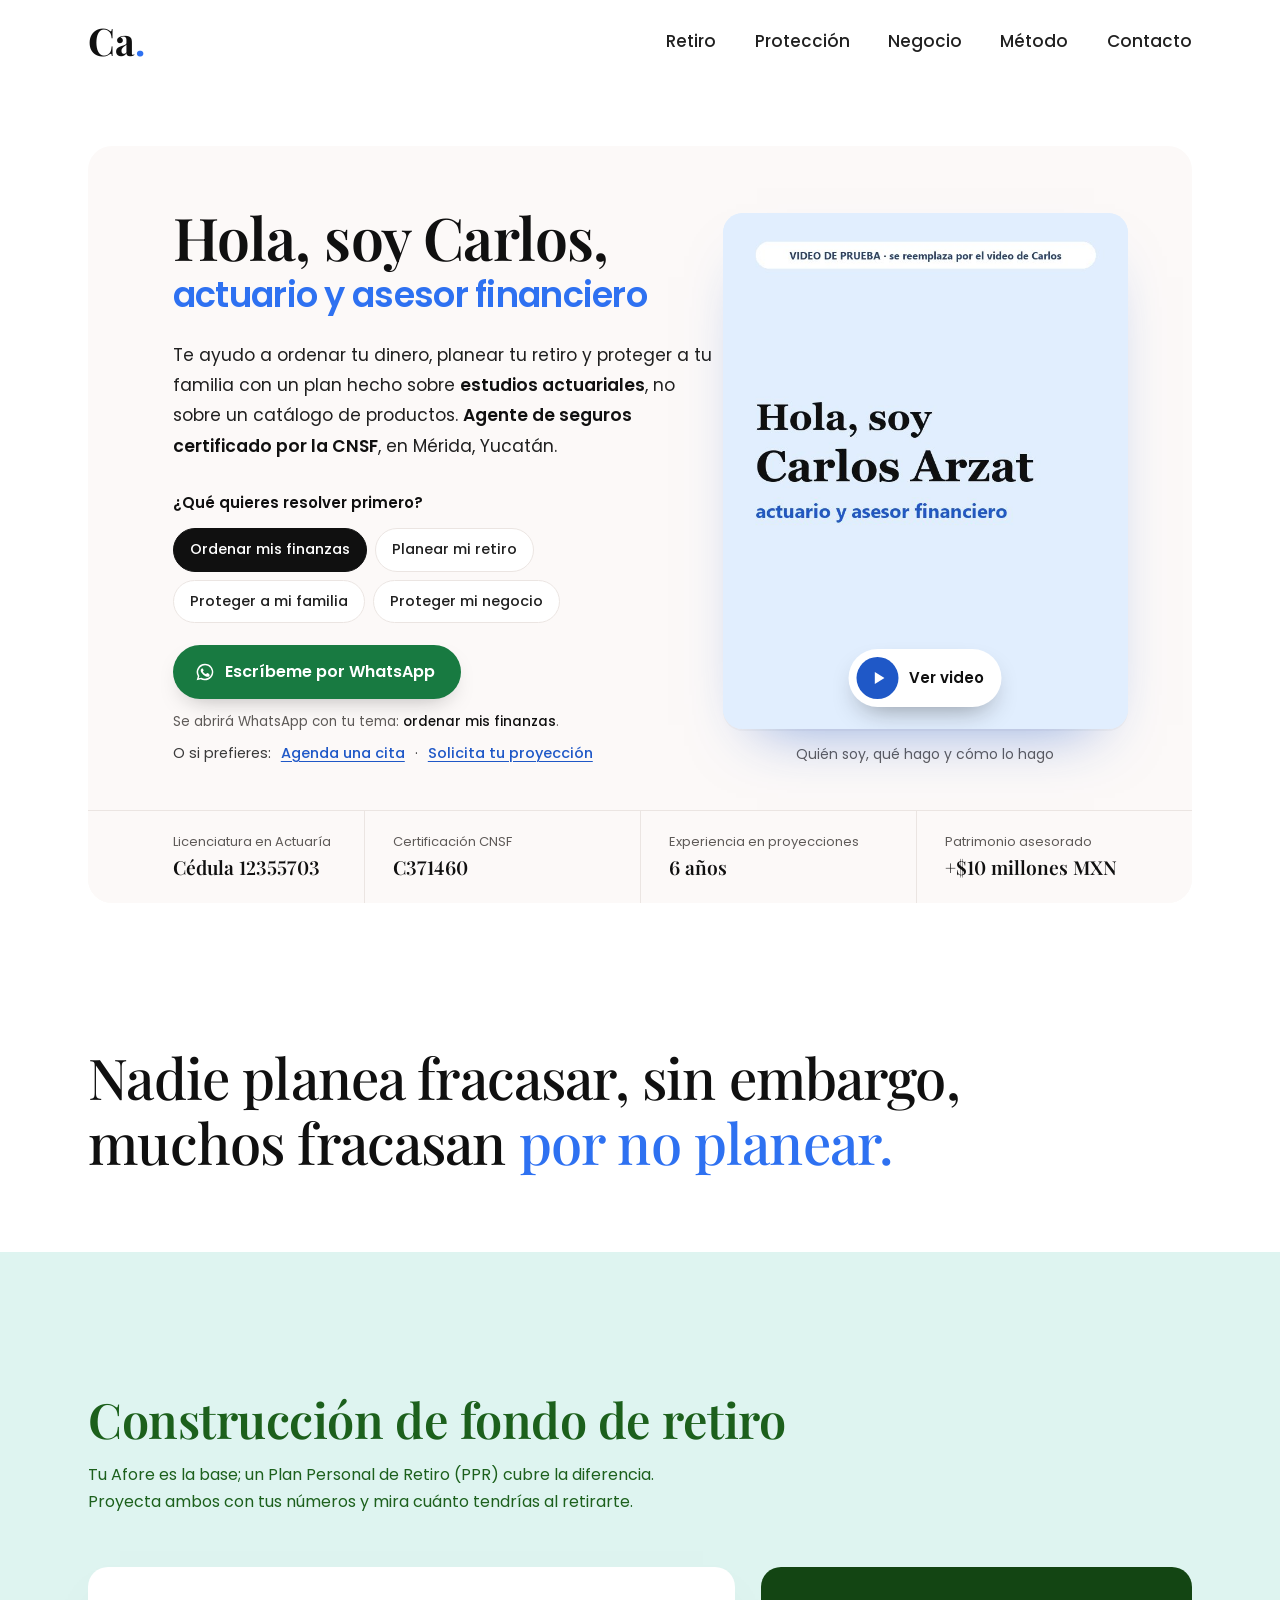
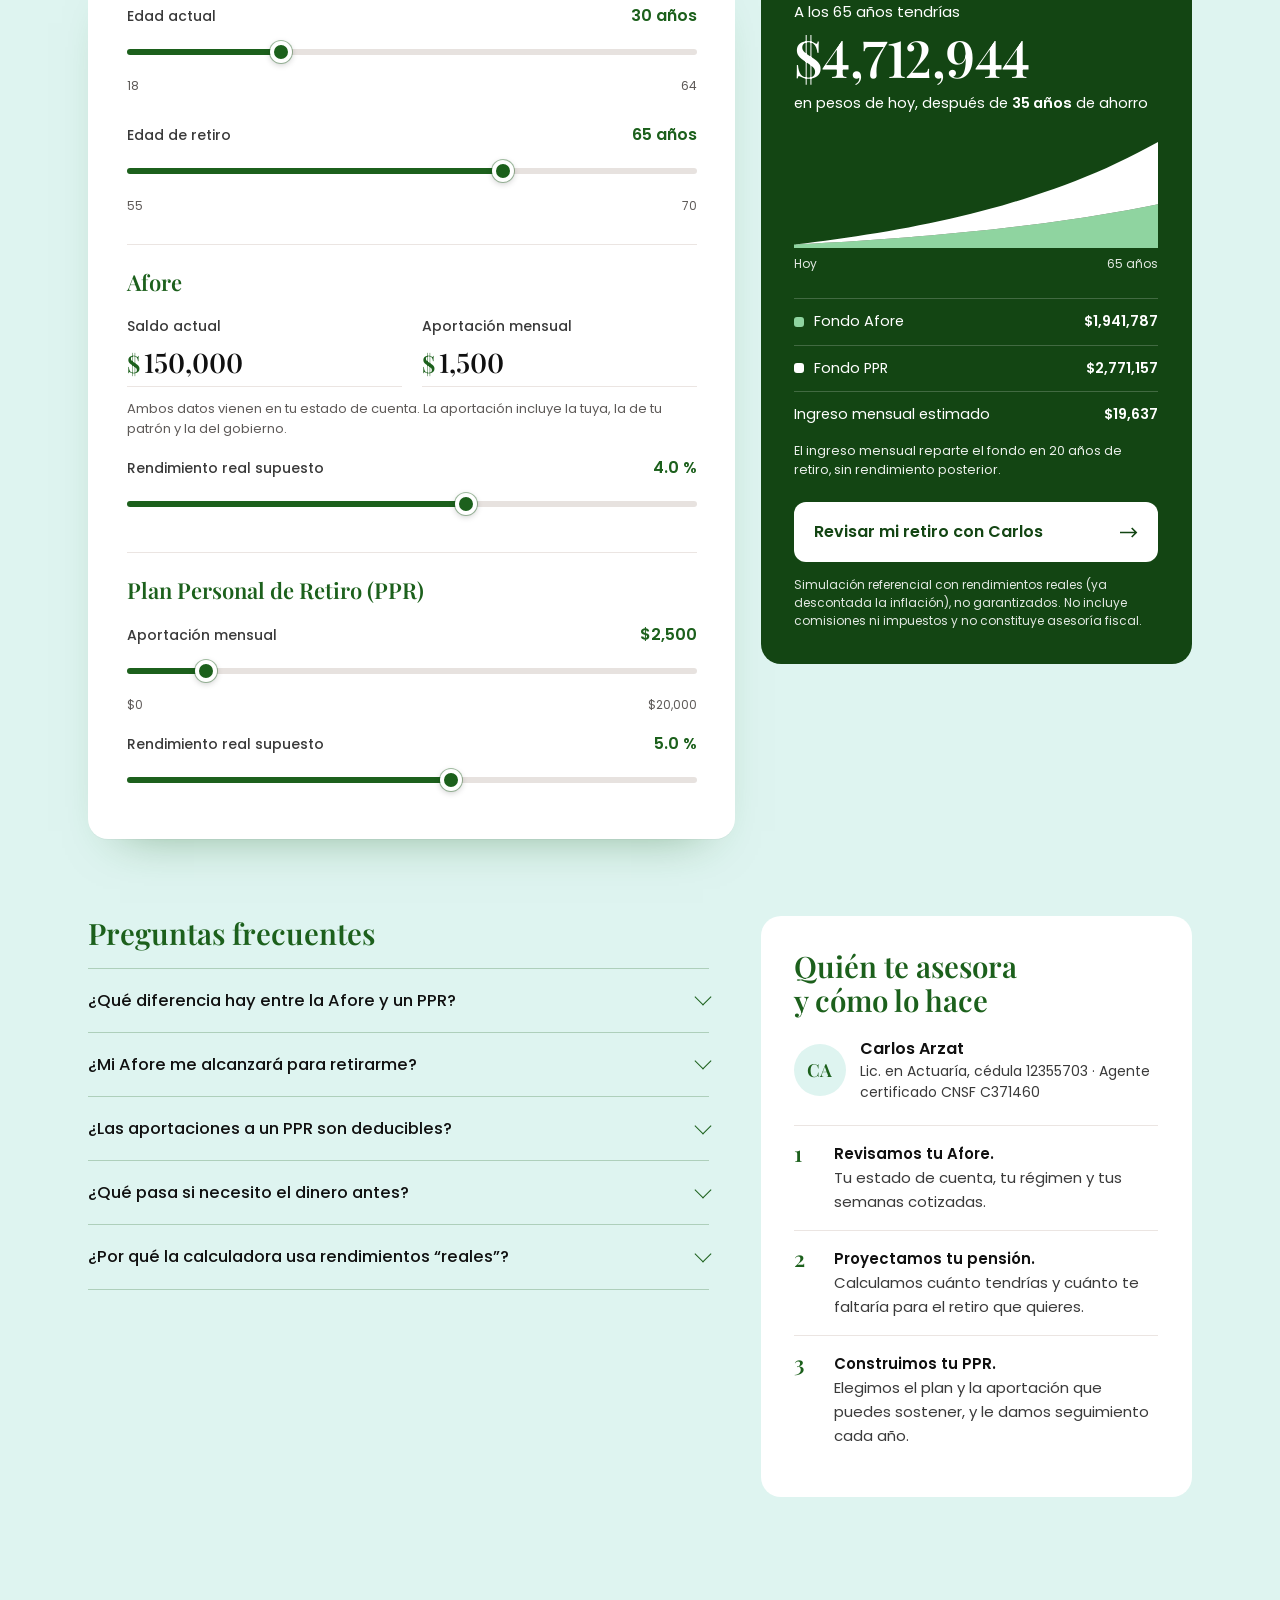
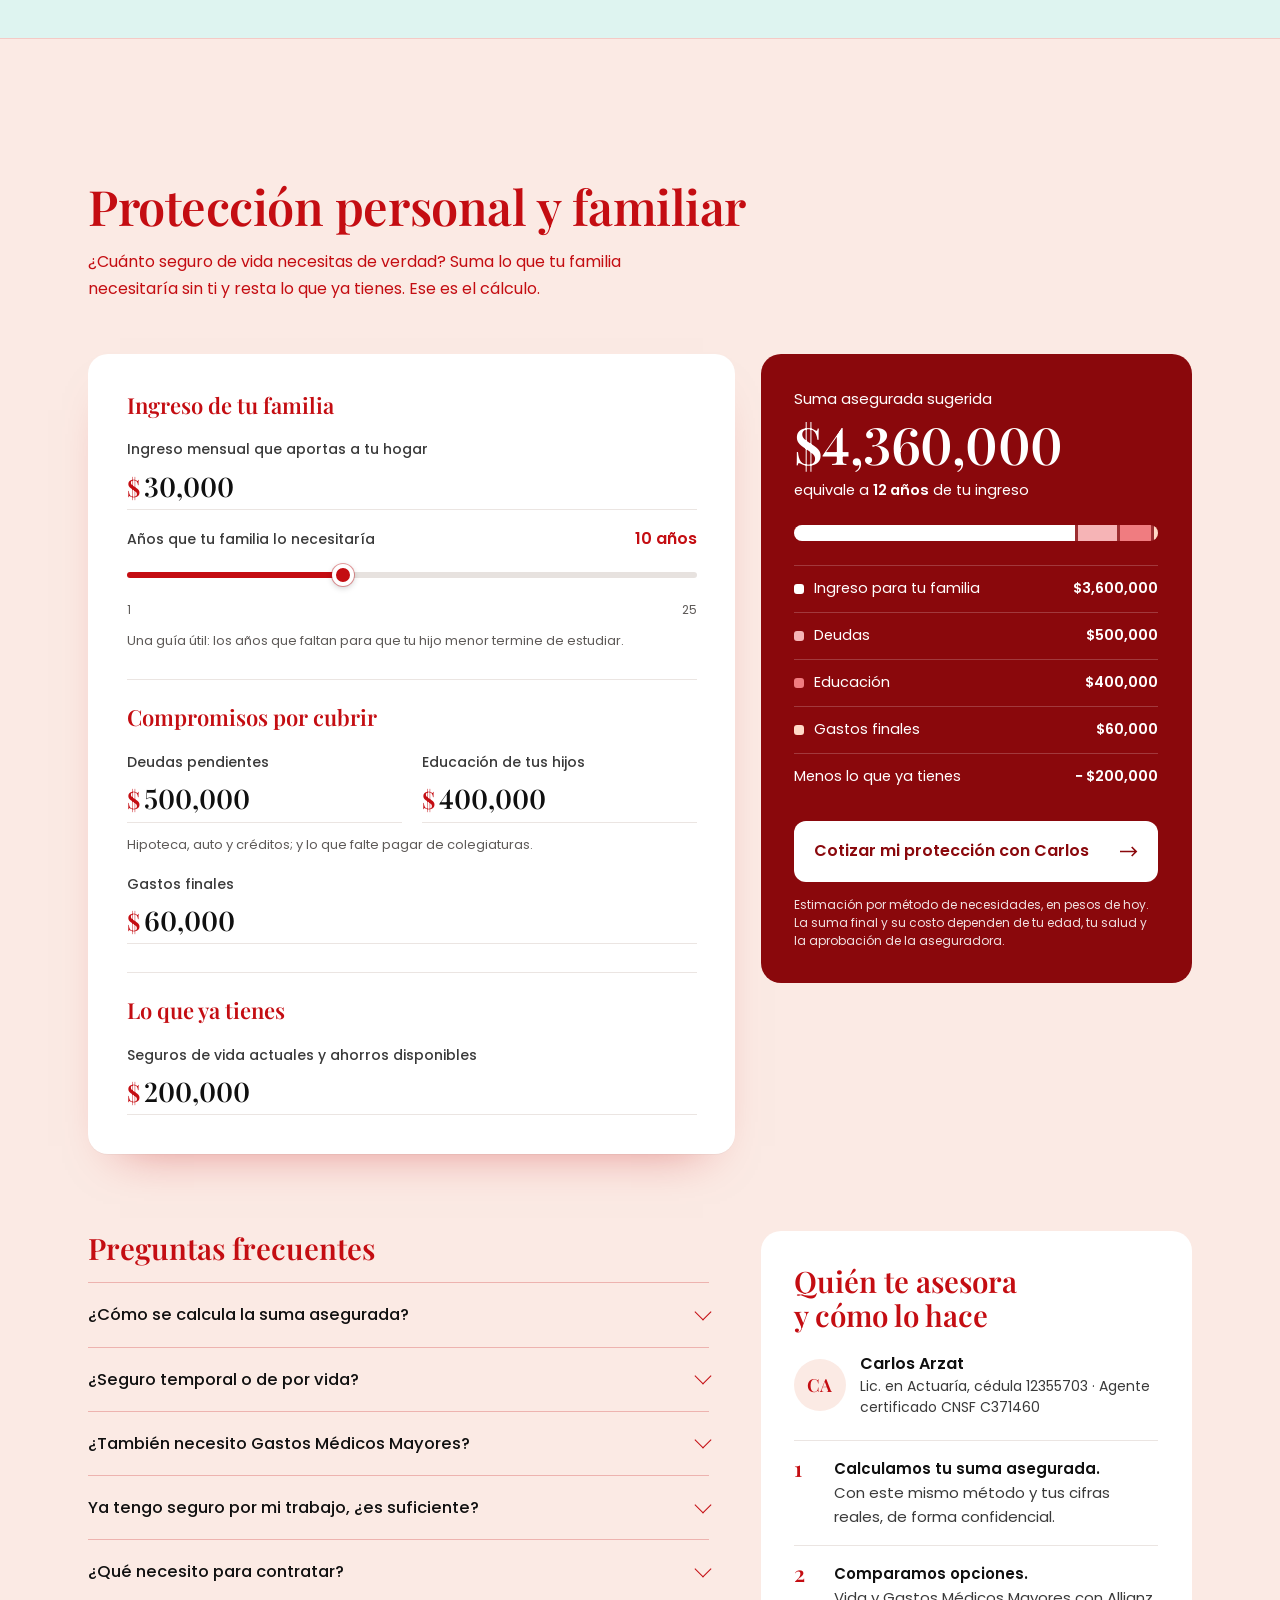
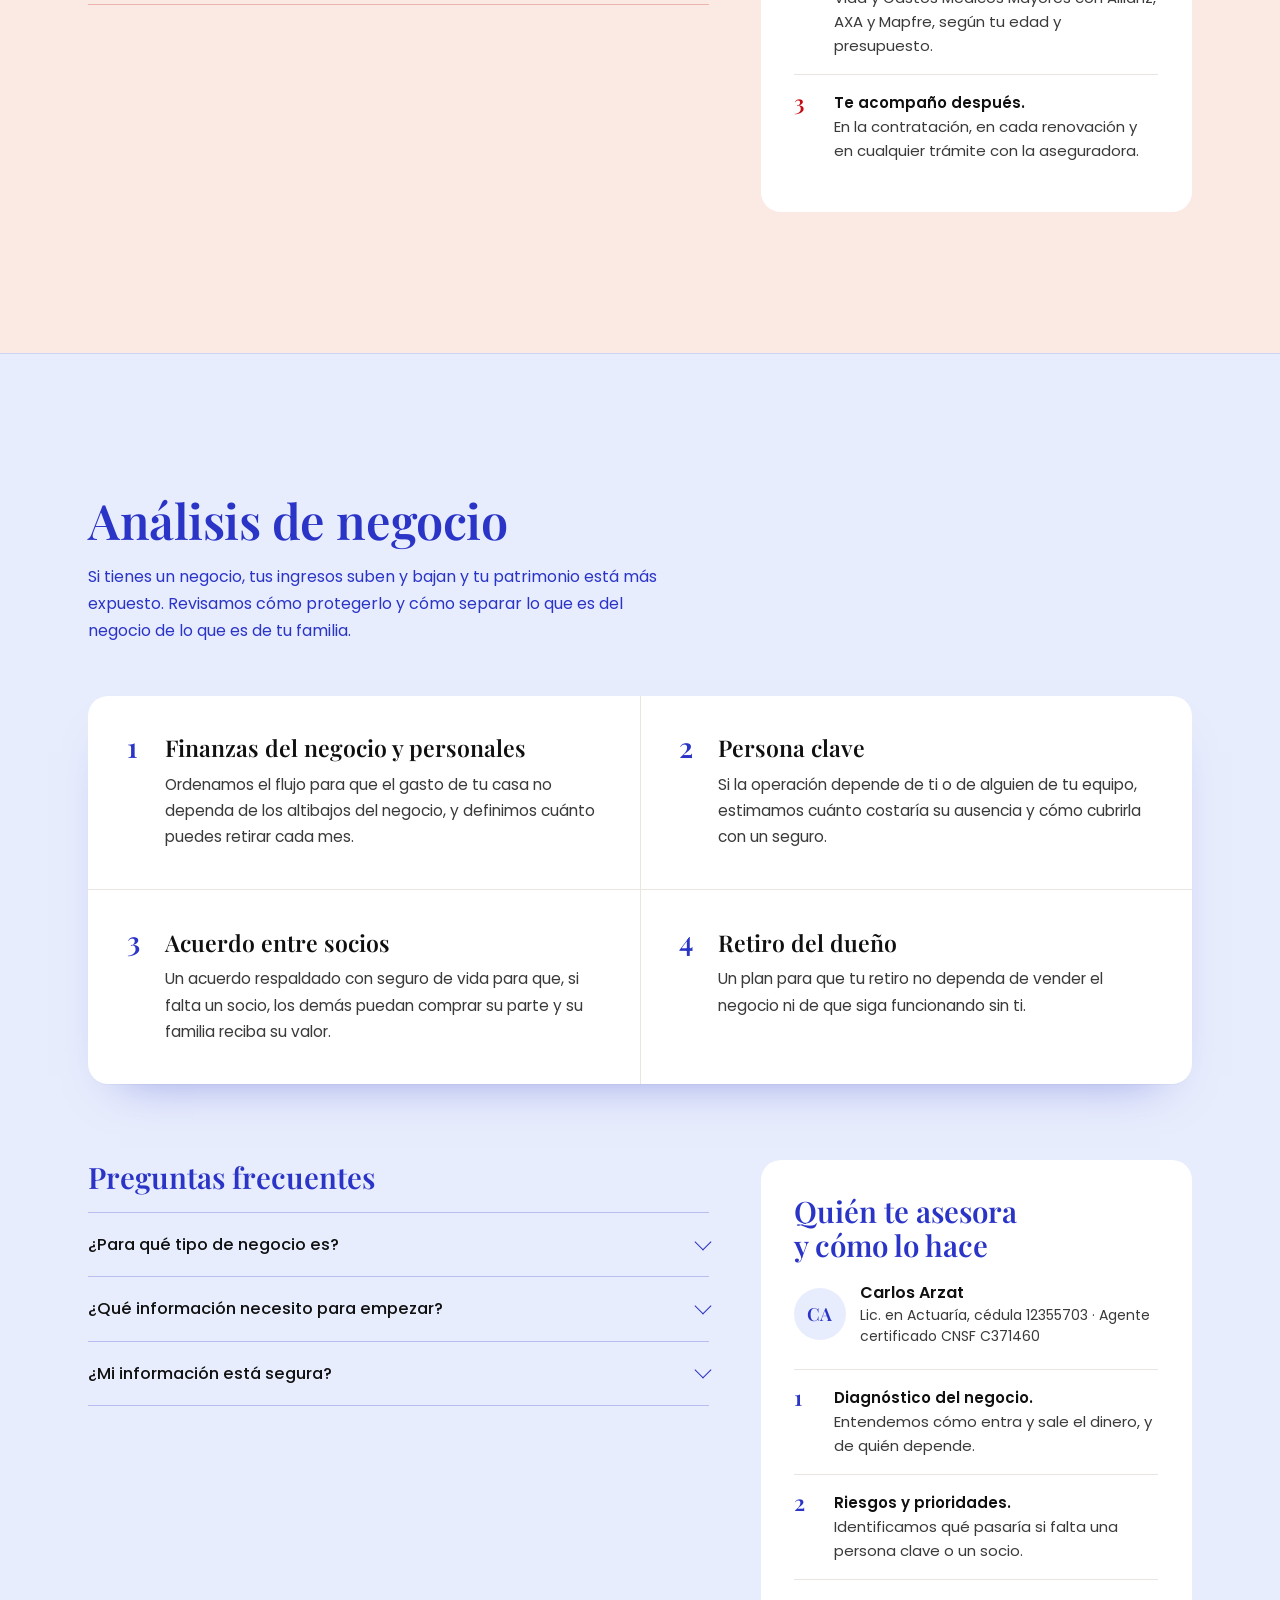
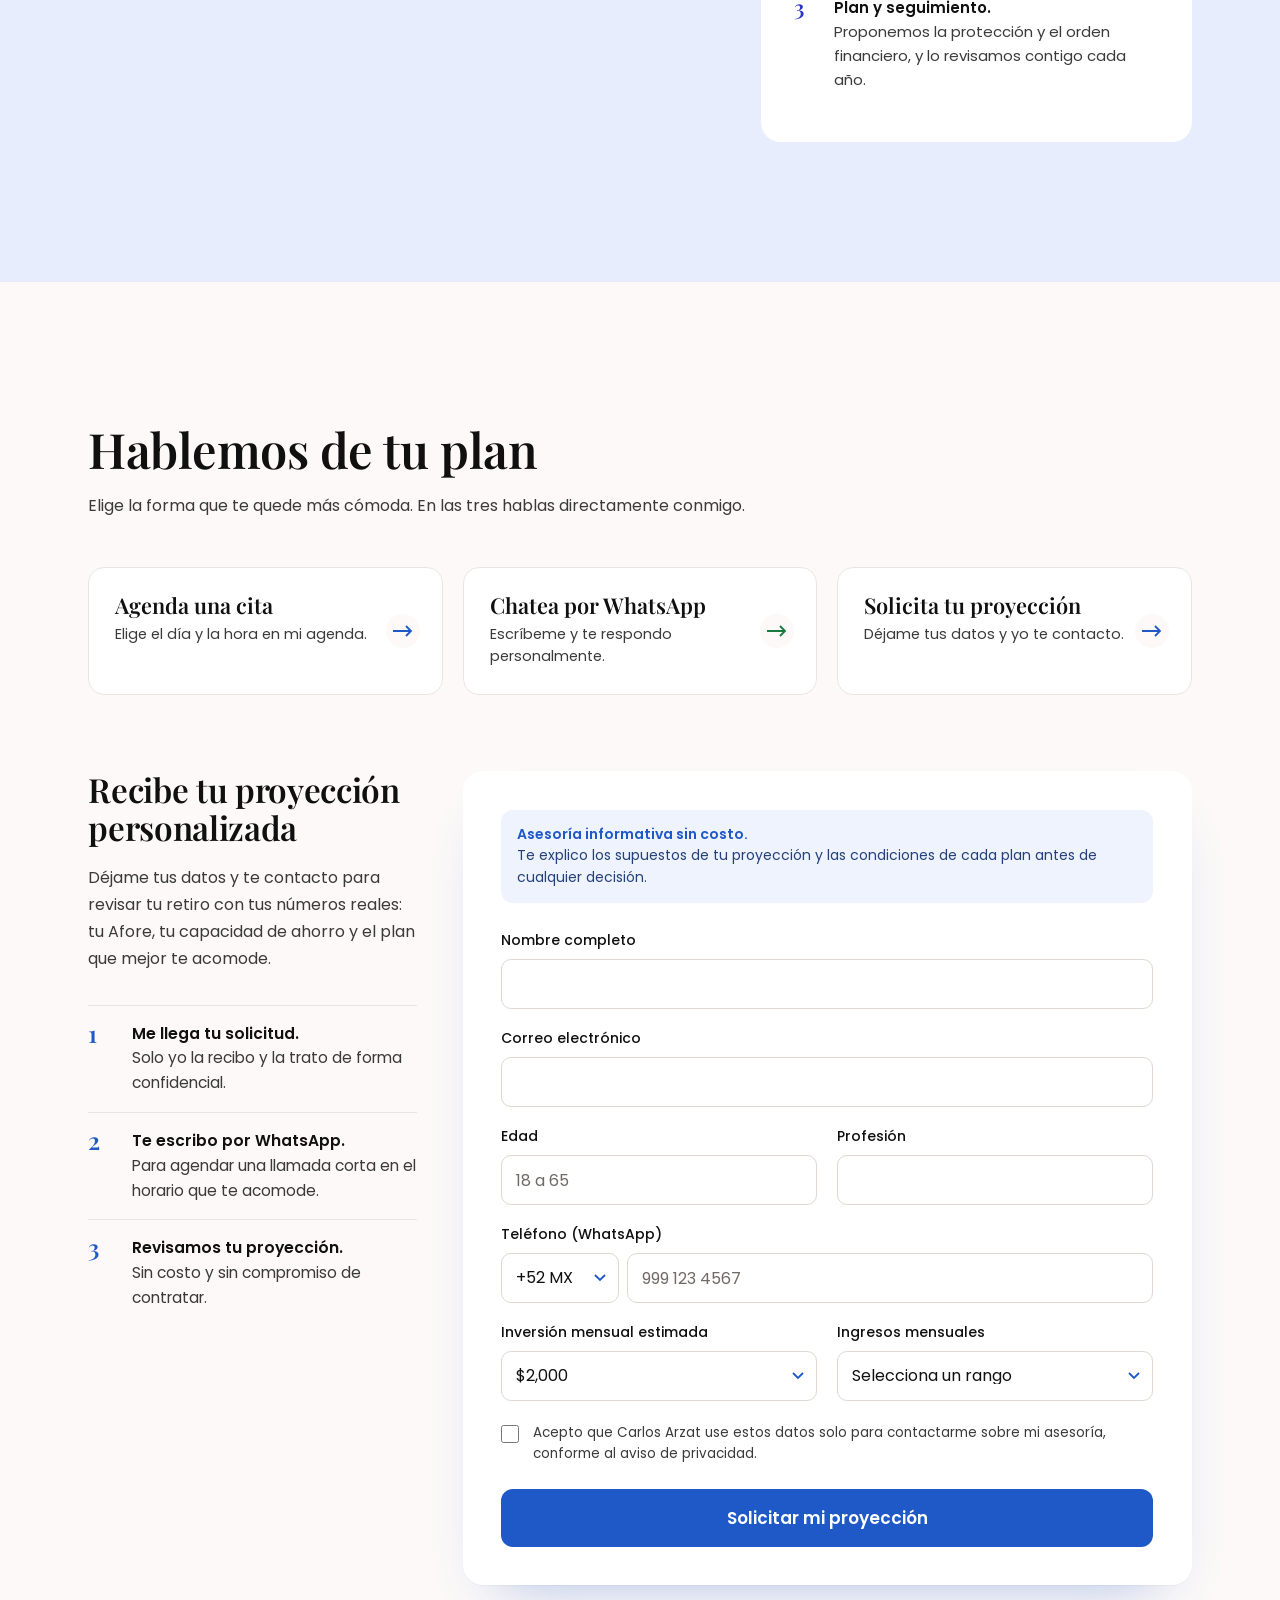
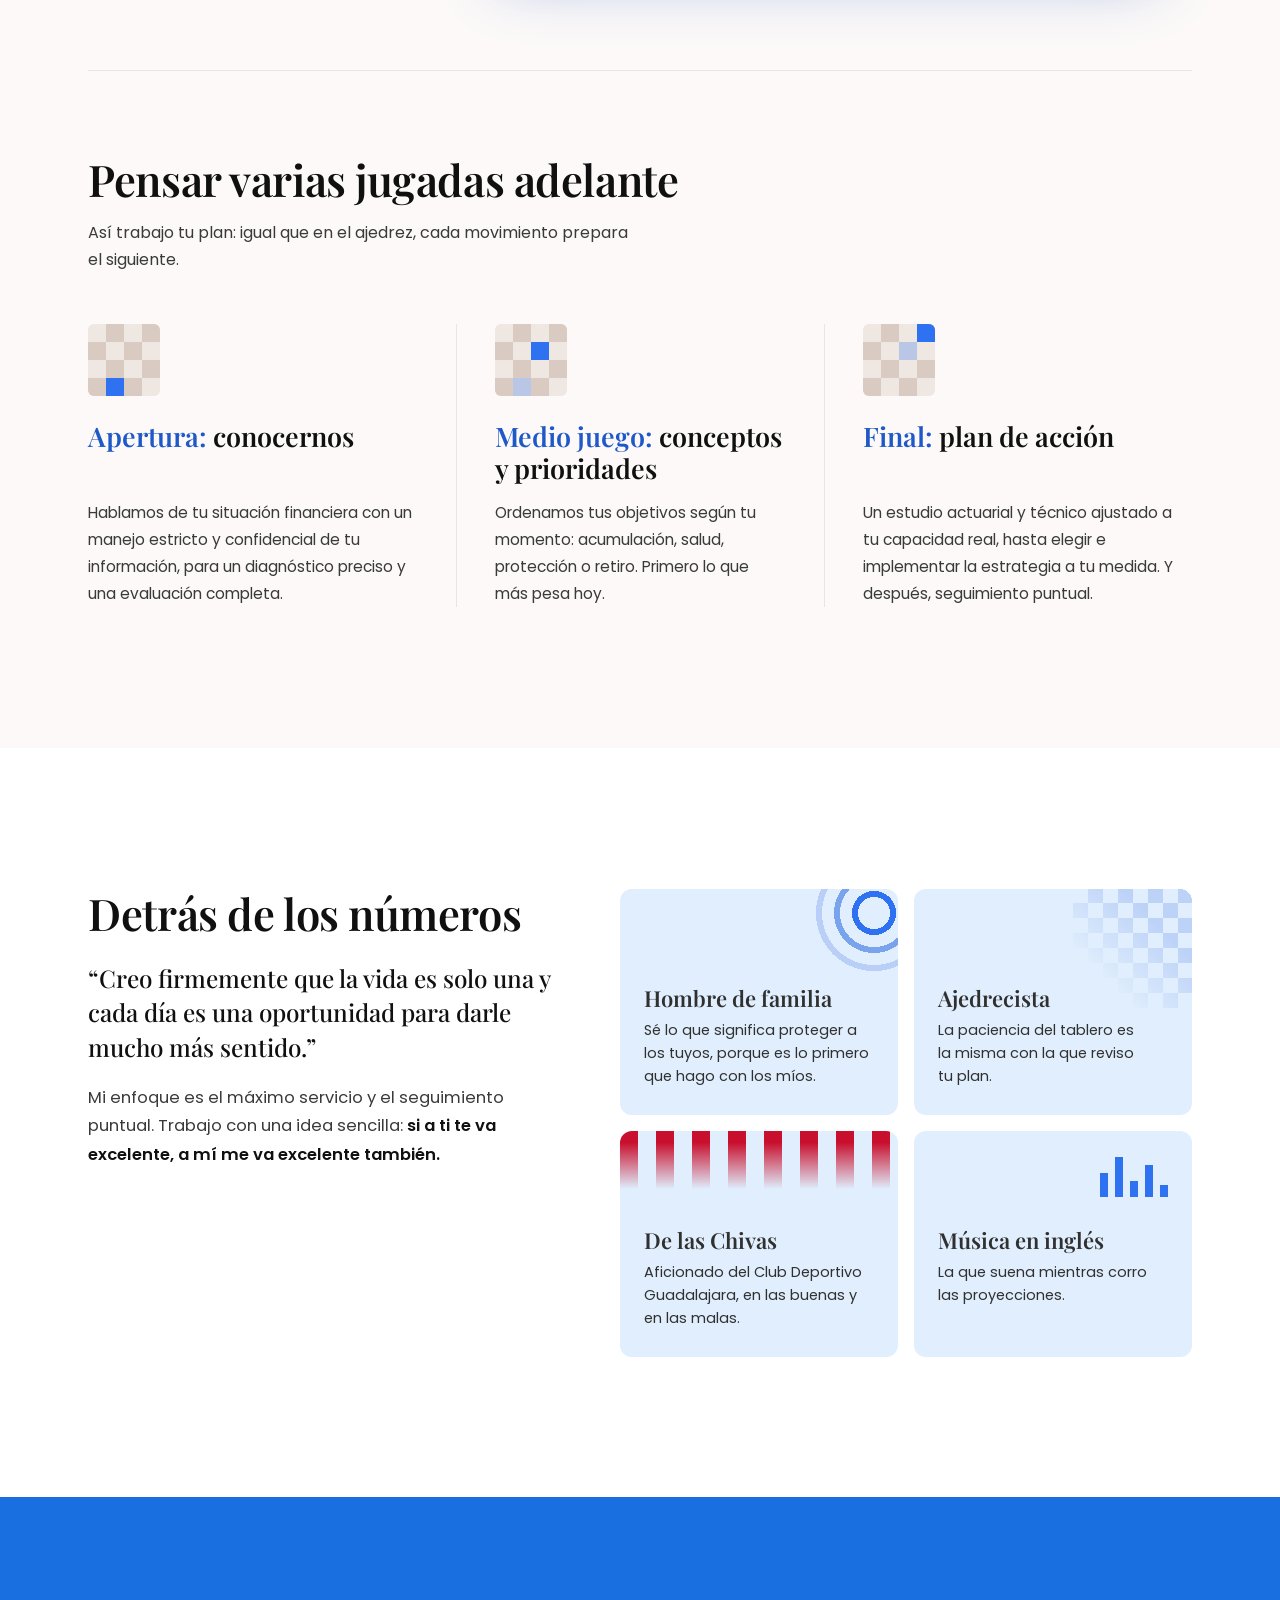
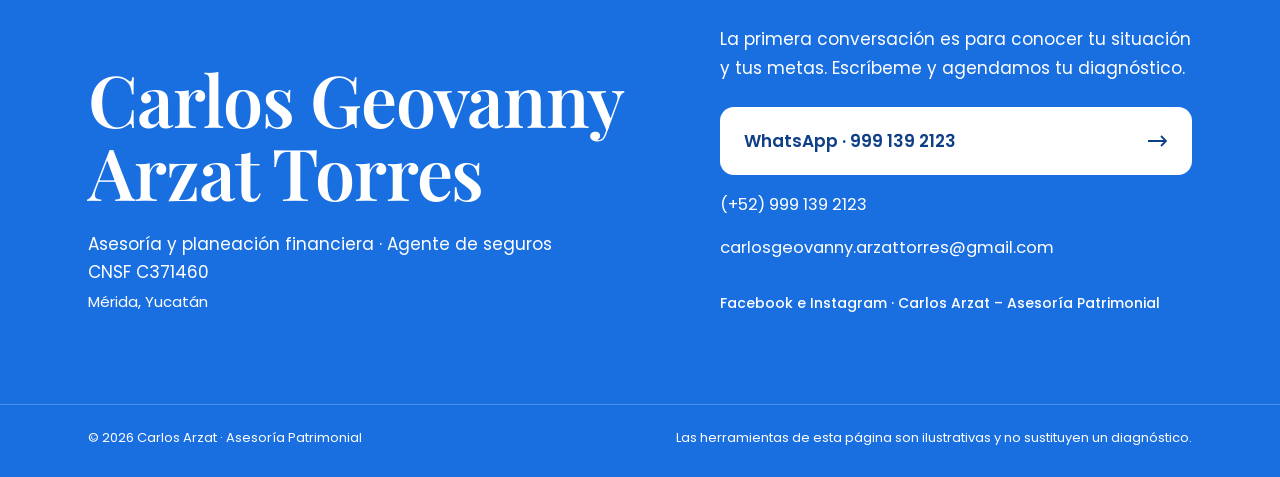
<file: sitio/index.html>
<!DOCTYPE html>
<html lang="es-MX">
<head>
<meta charset="utf-8">
<meta name="viewport" content="width=device-width, initial-scale=1">
<title>Carlos Arzat · Actuario y asesor financiero en Mérida</title>
<meta name="description" content="Carlos Geovanny Arzat Torres, licenciado en Actuaría y agente de seguros certificado por la CNSF. Planeación de finanzas personales, retiro y protección en Mérida, Yucatán.">
<meta name="theme-color" content="#fcf9f8">

<!-- Tipografía de la referencia (dineshrevunuru.com): Playfair Display para saludos y títulos, Poppins para todo lo demás -->
<link rel="preconnect" href="https://fonts.googleapis.com">
<link rel="preconnect" href="https://fonts.gstatic.com" crossorigin>
<link href="https://fonts.googleapis.com/css2?family=Playfair+Display:wght@500;600;700&family=Poppins:wght@300;400;500;600&display=swap" rel="stylesheet">
<link rel="stylesheet" href="styles.css">
</head>
<body>

<a class="skip" href="#contenido">Saltar al contenido</a>

<!-- ============ NAVEGACIÓN ============
     Monograma "Ca." como el "Rd." de la referencia, con el punto en azul de marca. -->
<header class="nav wrap">
  <a class="mono" href="#inicio" aria-label="Carlos Arzat, inicio">Ca<span>.</span></a>
  <nav aria-label="Principal">
    <ul>
      <li><a href="#retiro">Retiro</a></li>
      <li><a href="#proteccion">Protección</a></li>
      <li><a href="#negocio">Negocio</a></li>
      <li><a href="#metodo">Método</a></li>
      <li><a href="#contacto-opciones">Contacto</a></li>
    </ul>
  </nav>
</header>

<main id="contenido">

  <!-- ============ HERO ============
       Tarjeta clara con el retrato recortado que sobresale por arriba.
       El selector de tema arma el mensaje de WhatsApp: la acción principal ya funciona desde aquí. -->
  <section class="hero wrap" id="inicio" aria-labelledby="hola">
    <div class="hero-card">
      <div class="hero-copy" data-seq-group>
        <h1 id="hola"><span class="hello">Hola, soy Carlos,</span>
          <span class="role">actuario y asesor financiero</span></h1>

        <p class="intro">Te ayudo a ordenar tu dinero, planear tu retiro y proteger a tu familia con un plan hecho sobre <b>estudios actuariales</b>, no sobre un catálogo de productos. <b>Agente de seguros certificado por la CNSF</b>, en Mérida, Yucatán.</p>

        <form class="pick" id="pick" action="https://wa.me/529991392123" method="get" target="_blank">
          <fieldset>
            <legend>¿Qué quieres resolver primero?</legend>
            <div class="pick-options">
              <label><input type="radio" name="tema" value="ordenar mis finanzas" checked><span>Ordenar mis finanzas</span></label>
              <label><input type="radio" name="tema" value="planear mi retiro"><span>Planear mi retiro</span></label>
              <label><input type="radio" name="tema" value="proteger a mi familia"><span>Proteger a mi familia</span></label>
              <label><input type="radio" name="tema" value="proteger mi negocio"><span>Proteger mi negocio</span></label>
            </div>
          </fieldset>
          <input type="hidden" name="text" id="wa-text" value="Hola Carlos, quiero agendar un diagnóstico para ordenar mis finanzas.">
          <button class="btn-wa" type="submit">
            <svg aria-hidden="true" viewBox="0 0 24 24" width="20" height="20"><path fill="currentColor" d="M12 2a10 10 0 0 0-8.6 15.1L2 22l5-1.3A10 10 0 1 0 12 2Zm0 18.2a8.2 8.2 0 0 1-4.2-1.2l-.3-.2-3 .8.8-2.9-.2-.3A8.2 8.2 0 1 1 12 20.2Zm4.5-6.1c-.2-.1-1.5-.7-1.7-.8-.2-.1-.4-.1-.6.1l-.8 1c-.1.2-.3.2-.5.1a6.7 6.7 0 0 1-3.3-2.9c-.2-.4.2-.4.7-1.3.1-.1 0-.3 0-.4l-.8-1.8c-.2-.5-.4-.4-.6-.4h-.5a1 1 0 0 0-.7.3 3 3 0 0 0-.9 2.2 5.2 5.2 0 0 0 1.1 2.8 11.9 11.9 0 0 0 4.6 4c1.7.7 2.4.8 3.2.7.5-.1 1.5-.6 1.7-1.2.2-.6.2-1.1.2-1.2l-.4-.2Z"/></svg>
            Escríbeme por WhatsApp
          </button>
          <p class="pick-note" id="pick-note" aria-live="polite">Se abrirá WhatsApp con tu tema: <b>ordenar mis finanzas</b>.</p>
          <p class="alt-actions">O si prefieres: <a href="#" data-agenda>Agenda una cita</a><span aria-hidden="true">·</span><a href="#solicitud">Solicita tu proyección</a></p>
        </form>
      </div>

      <!-- Quién soy: video de presentación en lugar de fotografía.
           Para cambiarlo, reemplazar assets/video-carlos.mp4 (y su póster .jpg) con el video de Carlos. -->
      <figure class="intro-video">
        <div class="iv-frame">
          <video id="hero-video" src="assets/video-carlos.mp4" poster="assets/video-carlos-poster.jpg" playsinline preload="metadata" aria-label="Video: quién es Carlos Arzat, qué hace y cómo lo hace"></video>
          <button class="iv-play" id="iv-play" type="button" aria-label="Reproducir video de presentación">
            <span class="iv-dot" aria-hidden="true"><svg viewBox="0 0 24 24" width="22" height="22"><path d="M8 5.5v13l10.5-6.5z" fill="currentColor"/></svg></span>
            <span class="iv-label">Ver video</span>
          </button>
        </div>
        <figcaption>Quién soy, qué hago y cómo lo hago <span id="iv-dur"></span></figcaption>
      </figure>

      <!-- Credenciales verificables: la prueba va pegada a la presentación -->
      <dl class="creds">
        <div><dt>Licenciatura en Actuaría</dt><dd>Cédula 12355703</dd></div>
        <div><dt>Certificación CNSF</dt><dd>C371460</dd></div>
        <div><dt>Experiencia en proyecciones</dt><dd>6 años</dd></div>
        <div><dt>Patrimonio asesorado</dt><dd>+$10 millones MXN</dd></div>
      </dl>
    </div>
  </section>

  <!-- ============ LEMA ============ -->
  <section class="motto wrap" aria-label="Lema">
    <blockquote class="seq">
      <p>Nadie planea fracasar, sin embargo, muchos fracasan <em>por no planear.</em></p>
    </blockquote>
  </section>

  <!-- ============ CONSTRUCCIÓN DE FONDO DE RETIRO ============
       Banda verde (pareja pastel de la referencia). Calculadora Afore + PPR,
       preguntas frecuentes y quién asesora. Todo en pesos de hoy. -->
  <section class="plan plan-ret" id="retiro" aria-labelledby="t-retiro">
    <div class="wrap">
      <header class="plan-head seq">
        <h2 id="t-retiro">Construcción de fondo de retiro</h2>
        <p>Tu Afore es la base; un Plan Personal de Retiro (PPR) cubre la diferencia. Proyecta ambos con tus números y mira cuánto tendrías al retirarte.</p>
      </header>

      <div class="calc seq" id="calc-ret">
        <form class="calc-in" aria-label="Datos para la proyección de retiro" onsubmit="return false">
          <label class="range">
            <span>Edad actual <output id="o-edad">30 años</output></span>
            <input id="edad" type="range" min="18" max="64" step="1" value="30">
            <span class="ends" aria-hidden="true"><i>18</i><i>64</i></span>
          </label>
          <label class="range">
            <span>Edad de retiro <output id="o-retiro">65 años</output></span>
            <input id="retiro-edad" type="range" min="55" max="70" step="1" value="65">
            <span class="ends" aria-hidden="true"><i>55</i><i>70</i></span>
          </label>

          <fieldset class="block">
            <legend>Afore</legend>
            <div class="pair">
              <label class="field">
                <span>Saldo actual</span>
                <span class="money"><b aria-hidden="true">$</b><input id="afore-saldo" type="text" inputmode="numeric" autocomplete="off" value="150,000"></span>
              </label>
              <label class="field">
                <span>Aportación mensual</span>
                <span class="money"><b aria-hidden="true">$</b><input id="afore-apo" type="text" inputmode="numeric" autocomplete="off" value="1,500"></span>
              </label>
            </div>
            <p class="hint">Ambos datos vienen en tu estado de cuenta. La aportación incluye la tuya, la de tu patrón y la del gobierno.</p>
            <label class="range">
              <span>Rendimiento real supuesto <output id="o-afore-r">4.0 %</output></span>
              <input id="afore-r" type="range" min="1" max="6" step="0.5" value="4">
            </label>
          </fieldset>

          <fieldset class="block">
            <legend>Plan Personal de Retiro (PPR)</legend>
            <label class="range">
              <span>Aportación mensual <output id="o-ppr">$2,500</output></span>
              <input id="ppr-apo" type="range" min="0" max="20000" step="500" value="2500">
              <span class="ends" aria-hidden="true"><i>$0</i><i>$20,000</i></span>
            </label>
            <label class="range">
              <span>Rendimiento real supuesto <output id="o-ppr-r">5.0 %</output></span>
              <input id="ppr-r" type="range" min="1" max="8" step="0.5" value="5">
            </label>
          </fieldset>
        </form>

        <div class="calc-out" aria-live="polite">
          <p class="out-label">A los <span id="r-edad-fin">65</span> años tendrías</p>
          <p class="out-total" id="r-total">$0</p>
          <p class="out-sub">en pesos de hoy, después de <b id="r-anos">35 años</b> de ahorro</p>

          <svg class="stack" id="ret-chart" viewBox="0 0 320 120" preserveAspectRatio="none" role="img" aria-label="Crecimiento del fondo de Afore y del PPR año con año">
            <path class="a-afore" id="ch-afore" d=""/>
            <path class="a-ppr" id="ch-ppr" d=""/>
          </svg>
          <div class="stack-axis"><span>Hoy</span><span id="ch-end">65 años</span></div>

          <dl class="out-rows">
            <div><dt><i class="k-afore"></i>Fondo Afore</dt><dd id="r-afore">$0</dd></div>
            <div><dt><i class="k-ppr"></i>Fondo PPR</dt><dd id="r-ppr">$0</dd></div>
            <div><dt>Ingreso mensual estimado</dt><dd id="r-mes">$0</dd></div>
          </dl>
          <p class="out-note">El ingreso mensual reparte el fondo en 20 años de retiro, sin rendimiento posterior.</p>

          <a class="out-cta" id="ret-wa" href="https://wa.me/529991392123" target="_blank" rel="noopener">Revisar mi retiro con Carlos<svg aria-hidden="true" viewBox="0 0 20 12" width="18" height="11"><path d="M0 6h18M13 1l5 5-5 5" fill="none" stroke="currentColor" stroke-width="1.8"/></svg></a>
          <p class="out-fine">Simulación referencial con rendimientos reales (ya descontada la inflación), no garantizados. No incluye comisiones ni impuestos y no constituye asesoría fiscal.</p>
        </div>
      </div>

      <div class="plan-foot">
        <div class="faq seq">
          <h3>Preguntas frecuentes</h3>
          <details>
            <summary>¿Qué diferencia hay entre la Afore y un PPR?</summary>
            <p>La Afore es tu cuenta obligatoria de retiro: ahí llegan tus aportaciones, las de tu patrón y las del gobierno. Un PPR es un plan voluntario que contratas tú para complementar lo que la Afore no alcance a cubrir.</p>
          </details>
          <details>
            <summary>¿Mi Afore me alcanzará para retirarme?</summary>
            <p>Depende de tu régimen (Ley 73 o Ley 97), de tus semanas cotizadas y de tu salario. Por eso el primer paso es proyectarla con tu estado de cuenta real: la diferencia entre lo que tendrás y lo que vas a gastar es la brecha que cubre el PPR.</p>
          </details>
          <details>
            <summary>¿Las aportaciones a un PPR son deducibles?</summary>
            <p>Ciertos planes personales de retiro pueden deducirse del ISR dentro de los límites que marca la ley. Si te conviene depende de tu situación fiscal, así que lo revisamos caso por caso y, si hace falta, junto con tu contador.</p>
          </details>
          <details>
            <summary>¿Qué pasa si necesito el dinero antes?</summary>
            <p>Retirar antes de la edad pactada puede implicar penalizaciones y la pérdida de beneficios fiscales. Por eso dimensionamos la aportación a tu capacidad real y separamos tu fondo de emergencia.</p>
          </details>
          <details>
            <summary>¿Por qué la calculadora usa rendimientos “reales”?</summary>
            <p>Un rendimiento real ya tiene descontada la inflación. Así el resultado se lee en pesos de hoy: si ves $20,000 al mes, es lo que hoy comprarías con $20,000.</p>
          </details>
        </div>

        <aside class="advisor seq" aria-labelledby="t-asesor-ret">
          <h3 id="t-asesor-ret">Quién te asesora y cómo lo hace</h3>
          <div class="who">
            <span class="who-mono" aria-hidden="true">CA</span>
            <p><b>Carlos Arzat</b><br>Lic. en Actuaría, cédula 12355703 · Agente certificado CNSF C371460</p>
          </div>
          <ol class="how">
            <li><b>Revisamos tu Afore.</b> Tu estado de cuenta, tu régimen y tus semanas cotizadas.</li>
            <li><b>Proyectamos tu pensión.</b> Calculamos cuánto tendrías y cuánto te faltaría para el retiro que quieres.</li>
            <li><b>Construimos tu PPR.</b> Elegimos el plan y la aportación que puedes sostener, y le damos seguimiento cada año.</li>
          </ol>
        </aside>
      </div>
    </div>
  </section>

  <!-- ============ PROTECCIÓN PERSONAL / FAMILIAR ============
       Banda rosada (pareja pastel de la referencia). Calculadora de suma asegurada
       por método de necesidades, preguntas frecuentes y quién asesora. -->
  <section class="plan plan-pro" id="proteccion" aria-labelledby="t-proteccion">
    <div class="wrap">
      <header class="plan-head seq">
        <h2 id="t-proteccion">Protección personal y familiar</h2>
        <p>¿Cuánto seguro de vida necesitas de verdad? Suma lo que tu familia necesitaría sin ti y resta lo que ya tienes. Ese es el cálculo.</p>
      </header>

      <div class="calc seq" id="calc-pro">
        <form class="calc-in" aria-label="Datos para calcular la suma asegurada" onsubmit="return false">
          <fieldset class="block">
            <legend>Ingreso de tu familia</legend>
            <label class="field">
              <span>Ingreso mensual que aportas a tu hogar</span>
              <span class="money"><b aria-hidden="true">$</b><input id="pro-ingreso" type="text" inputmode="numeric" autocomplete="off" value="30,000"></span>
            </label>
            <label class="range">
              <span>Años que tu familia lo necesitaría <output id="o-pro-anos">10 años</output></span>
              <input id="pro-anos" type="range" min="1" max="25" step="1" value="10">
              <span class="ends" aria-hidden="true"><i>1</i><i>25</i></span>
            </label>
            <p class="hint">Una guía útil: los años que faltan para que tu hijo menor termine de estudiar.</p>
          </fieldset>

          <fieldset class="block">
            <legend>Compromisos por cubrir</legend>
            <div class="pair">
              <label class="field">
                <span>Deudas pendientes</span>
                <span class="money"><b aria-hidden="true">$</b><input id="pro-deudas" type="text" inputmode="numeric" autocomplete="off" value="500,000"></span>
              </label>
              <label class="field">
                <span>Educación de tus hijos</span>
                <span class="money"><b aria-hidden="true">$</b><input id="pro-edu" type="text" inputmode="numeric" autocomplete="off" value="400,000"></span>
              </label>
            </div>
            <p class="hint">Hipoteca, auto y créditos; y lo que falte pagar de colegiaturas.</p>
            <label class="field">
              <span>Gastos finales</span>
              <span class="money"><b aria-hidden="true">$</b><input id="pro-finales" type="text" inputmode="numeric" autocomplete="off" value="60,000"></span>
            </label>
          </fieldset>

          <fieldset class="block">
            <legend>Lo que ya tienes</legend>
            <label class="field">
              <span>Seguros de vida actuales y ahorros disponibles</span>
              <span class="money"><b aria-hidden="true">$</b><input id="pro-tienes" type="text" inputmode="numeric" autocomplete="off" value="200,000"></span>
            </label>
          </fieldset>
        </form>

        <div class="calc-out" aria-live="polite">
          <p class="out-label">Suma asegurada sugerida</p>
          <p class="out-total" id="p-total">$0</p>
          <p class="out-sub">equivale a <b id="p-veces">0 años</b> de tu ingreso</p>

          <div class="bar" id="pro-bar" aria-hidden="true"><i class="k-ing"></i><i class="k-deu"></i><i class="k-edu"></i><i class="k-fin"></i></div>

          <dl class="out-rows">
            <div><dt><i class="k-ing"></i>Ingreso para tu familia</dt><dd id="p-ing">$0</dd></div>
            <div><dt><i class="k-deu"></i>Deudas</dt><dd id="p-deu">$0</dd></div>
            <div><dt><i class="k-edu"></i>Educación</dt><dd id="p-edu">$0</dd></div>
            <div><dt><i class="k-fin"></i>Gastos finales</dt><dd id="p-fin">$0</dd></div>
            <div class="minus"><dt>Menos lo que ya tienes</dt><dd id="p-tienes">$0</dd></div>
          </dl>

          <a class="out-cta" id="pro-wa" href="https://wa.me/529991392123" target="_blank" rel="noopener">Cotizar mi protección con Carlos<svg aria-hidden="true" viewBox="0 0 20 12" width="18" height="11"><path d="M0 6h18M13 1l5 5-5 5" fill="none" stroke="currentColor" stroke-width="1.8"/></svg></a>
          <p class="out-fine">Estimación por método de necesidades, en pesos de hoy. La suma final y su costo dependen de tu edad, tu salud y la aprobación de la aseguradora.</p>
        </div>
      </div>

      <div class="plan-foot">
        <div class="faq seq">
          <h3>Preguntas frecuentes</h3>
          <details>
            <summary>¿Cómo se calcula la suma asegurada?</summary>
            <p>Con el método de necesidades: el ingreso que tu familia dejaría de recibir durante los años que lo necesita, más deudas, educación y gastos finales, menos los seguros y ahorros que ya tienes. Es el mismo cálculo de esta calculadora, hecho con tus cifras reales.</p>
          </details>
          <details>
            <summary>¿Seguro temporal o de por vida?</summary>
            <p>Un seguro temporal protege un periodo definido (por ejemplo, mientras pagas la hipoteca o tus hijos estudian) y suele costar menos. Uno de por vida o con ahorro te cubre siempre y acumula un valor. Elegimos según lo que necesitas cubrir y por cuánto tiempo.</p>
          </details>
          <details>
            <summary>¿También necesito Gastos Médicos Mayores?</summary>
            <p>Son coberturas distintas. El seguro de vida protege el ingreso de tu familia si tú faltas; Gastos Médicos Mayores paga hospitalización, cirugía y tratamientos para que una enfermedad no consuma tus ahorros. Lo ideal es revisar ambos.</p>
          </details>
          <details>
            <summary>Ya tengo seguro por mi trabajo, ¿es suficiente?</summary>
            <p>Súmalo en “lo que ya tienes”. Ten en cuenta que los seguros de grupo suelen terminar cuando dejas la empresa, y su suma no siempre corresponde a lo que tu familia necesitaría.</p>
          </details>
          <details>
            <summary>¿Qué necesito para contratar?</summary>
            <p>Una identificación y un cuestionario de salud. Según tu edad y la suma asegurada, la aseguradora puede pedir exámenes médicos. Te acompaño en todo el proceso.</p>
          </details>
        </div>

        <aside class="advisor seq" aria-labelledby="t-asesor-pro">
          <h3 id="t-asesor-pro">Quién te asesora y cómo lo hace</h3>
          <div class="who">
            <span class="who-mono" aria-hidden="true">CA</span>
            <p><b>Carlos Arzat</b><br>Lic. en Actuaría, cédula 12355703 · Agente certificado CNSF C371460</p>
          </div>
          <ol class="how">
            <li><b>Calculamos tu suma asegurada.</b> Con este mismo método y tus cifras reales, de forma confidencial.</li>
            <li><b>Comparamos opciones.</b> Vida y Gastos Médicos Mayores con Allianz, AXA y Mapfre, según tu edad y presupuesto.</li>
            <li><b>Te acompaño después.</b> En la contratación, en cada renovación y en cualquier trámite con la aseguradora.</li>
          </ol>
        </aside>
      </div>
    </div>
  </section>

  <!-- ============ ANÁLISIS DE NEGOCIO ============
       Banda azul (pareja pastel de la referencia). Qué se analiza, preguntas frecuentes y quién asesora.
       Textos por validar con Carlos. -->
  <section class="plan plan-biz" id="negocio" aria-labelledby="t-negocio">
    <div class="wrap">
      <header class="plan-head seq">
        <h2 id="t-negocio">Análisis de negocio</h2>
        <p>Si tienes un negocio, tus ingresos suben y bajan y tu patrimonio está más expuesto. Revisamos cómo protegerlo y cómo separar lo que es del negocio de lo que es de tu familia.</p>
      </header>

      <ol class="biz-list seq">
        <li>
          <h3>Finanzas del negocio y personales</h3>
          <p>Ordenamos el flujo para que el gasto de tu casa no dependa de los altibajos del negocio, y definimos cuánto puedes retirar cada mes.</p>
        </li>
        <li>
          <h3>Persona clave</h3>
          <p>Si la operación depende de ti o de alguien de tu equipo, estimamos cuánto costaría su ausencia y cómo cubrirla con un seguro.</p>
        </li>
        <li>
          <h3>Acuerdo entre socios</h3>
          <p>Un acuerdo respaldado con seguro de vida para que, si falta un socio, los demás puedan comprar su parte y su familia reciba su valor.</p>
        </li>
        <li>
          <h3>Retiro del dueño</h3>
          <p>Un plan para que tu retiro no dependa de vender el negocio ni de que siga funcionando sin ti.</p>
        </li>
      </ol>

      <div class="plan-foot">
        <div class="faq seq">
          <h3>Preguntas frecuentes</h3>
          <details>
            <summary>¿Para qué tipo de negocio es?</summary>
            <p>Para personas con actividad empresarial y pequeñas y medianas empresas: negocios con ingresos variables, socios o patrimonio que proteger.</p>
          </details>
          <details>
            <summary>¿Qué información necesito para empezar?</summary>
            <p>Un panorama de los ingresos y gastos del negocio, sus deudas, quiénes son los socios y quién sostiene la operación. No necesitas estados financieros auditados para la primera conversación.</p>
          </details>
          <details>
            <summary>¿Mi información está segura?</summary>
            <p>Sí. Manejo tu información de forma estricta y confidencial, y solo la uso para preparar tu diagnóstico.</p>
          </details>
        </div>

        <aside class="advisor seq" aria-labelledby="t-asesor-biz">
          <h3 id="t-asesor-biz">Quién te asesora y cómo lo hace</h3>
          <div class="who">
            <span class="who-mono" aria-hidden="true">CA</span>
            <p><b>Carlos Arzat</b><br>Lic. en Actuaría, cédula 12355703 · Agente certificado CNSF C371460</p>
          </div>
          <ol class="how">
            <li><b>Diagnóstico del negocio.</b> Entendemos cómo entra y sale el dinero, y de quién depende.</li>
            <li><b>Riesgos y prioridades.</b> Identificamos qué pasaría si falta una persona clave o un socio.</li>
            <li><b>Plan y seguimiento.</b> Proponemos la protección y el orden financiero, y lo revisamos contigo cada año.</li>
          </ol>
        </aside>
      </div>
    </div>
  </section>

  <!-- ============ SOLICITUD DE ASESORÍA ============
       Formulario que llega por correo al asesor (FormSubmit, sin servidor propio).
       Correo de prueba: erickarzat11@gmail.com. Para cambiarlo, editar LEAD_EMAIL en main.js. -->
  <section class="lead" id="contacto-opciones" aria-labelledby="t-hablemos">
    <div class="wrap">
      <header class="lead-head seq">
        <h2 id="t-hablemos">Hablemos de tu plan</h2>
        <p>Elige la forma que te quede más cómoda. En las tres hablas directamente conmigo.</p>
      </header>
      <ul class="ways seq">
        <li>
          <a class="way" href="#" data-agenda target="_blank" rel="noopener">
            <span class="way-k">Agenda una cita</span>
            <span class="way-d">Elige el día y la hora en mi agenda.</span>
            <span class="way-go" aria-hidden="true"><svg viewBox="0 0 20 12" width="20" height="12"><path d="M0 6h18M13 1l5 5-5 5" fill="none" stroke="currentColor" stroke-width="1.8"/></svg></span>
          </a>
        </li>
        <li>
          <a class="way" href="https://wa.me/529991392123?text=Hola%20Carlos%2C%20quiero%20informaci%C3%B3n%20sobre%20tu%20asesor%C3%ADa." target="_blank" rel="noopener">
            <span class="way-k">Chatea por WhatsApp</span>
            <span class="way-d">Escríbeme y te respondo personalmente.</span>
            <span class="way-go" aria-hidden="true"><svg viewBox="0 0 20 12" width="20" height="12"><path d="M0 6h18M13 1l5 5-5 5" fill="none" stroke="currentColor" stroke-width="1.8"/></svg></span>
          </a>
        </li>
        <li>
          <a class="way" href="#solicitud">
            <span class="way-k">Solicita tu proyección</span>
            <span class="way-d">Déjame tus datos y yo te contacto.</span>
            <span class="way-go" aria-hidden="true"><svg viewBox="0 0 20 12" width="20" height="12"><path d="M0 6h18M13 1l5 5-5 5" fill="none" stroke="currentColor" stroke-width="1.8"/></svg></span>
          </a>
        </li>
      </ul>
    </div>
    <div class="wrap lead-grid" id="solicitud">
      <div class="lead-copy seq">
        <h3 id="t-solicitud">Recibe tu proyección personalizada</h3>
        <p>Déjame tus datos y te contacto para revisar tu retiro con tus números reales: tu Afore, tu capacidad de ahorro y el plan que mejor te acomode.</p>
        <ol class="lead-steps">
          <li><b>Me llega tu solicitud.</b> Solo yo la recibo y la trato de forma confidencial.</li>
          <li><b>Te escribo por WhatsApp.</b> Para agendar una llamada corta en el horario que te acomode.</li>
          <li><b>Revisamos tu proyección.</b> Sin costo y sin compromiso de contratar.</li>
        </ol>
      </div>

      <form class="lead-form seq" id="lead-form" novalidate>
        <p class="lead-badge"><b>Asesoría informativa sin costo.</b> Te explico los supuestos de tu proyección y las condiciones de cada plan antes de cualquier decisión.</p>

        <div class="lf-grid">
          <label class="lf lf-wide">
            <span>Nombre completo</span>
            <input name="nombre" type="text" autocomplete="name" required minlength="3" maxlength="80">
            <em class="lf-err" aria-live="polite"></em>
          </label>
          <label class="lf lf-wide">
            <span>Correo electrónico</span>
            <input name="email" type="email" autocomplete="email" required maxlength="120">
            <em class="lf-err" aria-live="polite"></em>
          </label>
          <label class="lf">
            <span>Edad</span>
            <input name="edad" type="number" inputmode="numeric" min="18" max="65" placeholder="18 a 65" required>
            <em class="lf-err" aria-live="polite"></em>
          </label>
          <label class="lf">
            <span>Profesión</span>
            <input name="profesion" type="text" autocomplete="organization-title" required maxlength="60">
            <em class="lf-err" aria-live="polite"></em>
          </label>

          <div class="lf lf-wide" role="group" aria-labelledby="lf-tel">
            <span id="lf-tel">Teléfono (WhatsApp)</span>
            <div class="tel">
              <select name="lada" aria-label="Código de país" autocomplete="tel-country-code">
                <option value="+52" selected>+52 MX</option>
                <option value="+1">+1 US/CA</option>
                <option value="+34">+34 ES</option>
                <option value="+57">+57 CO</option>
                <option value="+502">+502 GT</option>
              </select>
              <input name="telefono" type="tel" inputmode="numeric" autocomplete="tel-national" placeholder="999 123 4567" required aria-label="Número de teléfono a 10 dígitos">
            </div>
            <em class="lf-err" aria-live="polite"></em>
          </div>

          <label class="lf">
            <span>Inversión mensual estimada</span>
            <select name="inversion" required>
              <option value="$2,000">$2,000</option>
              <option value="$3,000">$3,000</option>
              <option value="$4,000">$4,000</option>
              <option value="$5,000">$5,000</option>
              <option value="$6,000">$6,000</option>
              <option value="$7,000">$7,000</option>
              <option value="$8,000">$8,000</option>
              <option value="$9,000">$9,000</option>
              <option value="$10,000">$10,000</option>
            </select>
          </label>
          <label class="lf">
            <span>Ingresos mensuales</span>
            <select name="ingresos" id="lf-ingresos" required>
              <option value="" selected disabled>Selecciona un rango</option>
              <option value="menos de $10,000">Menos de $10,000</option>
              <option value="$10,000 a $20,000">$10,000 a $20,000</option>
              <option value="$20,000 a $40,000">$20,000 a $40,000</option>
              <option value="$40,000 a $70,000">$40,000 a $70,000</option>
              <option value="más de $70,000">Más de $70,000</option>
            </select>
            <em class="lf-err" aria-live="polite"></em>
          </label>
        </div>

        <p class="lf-warn" id="lf-warn" hidden>Esta solicitud está orientada a personas con capacidad de ahorro desde $2,000 MXN mensuales. Si este monto no se ajusta a tu situación, consulta la <a href="#retiro">calculadora referencial</a> sin enviar tus datos.</p>

        <label class="lf-consent">
          <input type="checkbox" name="consentimiento" required>
          <span>Acepto que Carlos Arzat use estos datos solo para contactarme sobre mi asesoría, conforme al aviso de privacidad.</span>
        </label>
        <em class="lf-err lf-err-consent" aria-live="polite"></em>

        <!-- Trampa para bots: los humanos no la ven -->
        <input type="text" name="_honey" class="lf-honey" tabindex="-1" autocomplete="off" aria-hidden="true">

        <button class="lf-submit" id="lf-submit" type="submit">Solicitar mi proyección</button>
        <p class="lf-status" id="lf-status" role="status" aria-live="polite"></p>
      </form>
    </div>
  </section>

  <!-- ============ MÉTODO ============
       Las tres etapas de una partida de ajedrez: apertura, medio juego y final.
       El tablero de cada paso marca el avance de la pieza. -->
  <section class="method" id="metodo" aria-labelledby="t-metodo">
    <div class="wrap">
      <header class="sec-head seq">
        <h2 id="t-metodo">Pensar varias jugadas adelante</h2>
        <p>Así trabajo tu plan: igual que en el ajedrez, cada movimiento prepara el siguiente.</p>
      </header>

      <ol class="moves">
        <li class="move seq">
          <svg class="board" aria-hidden="true" viewBox="0 0 48 48"><use href="#b"/><rect class="sq-on" x="12" y="36" width="12" height="12"/></svg>
          <h3><span class="phase">Apertura:</span> conocernos</h3>
          <p>Hablamos de tu situación financiera con un manejo estricto y confidencial de tu información, para un diagnóstico preciso y una evaluación completa.</p>
        </li>
        <li class="move seq">
          <svg class="board" aria-hidden="true" viewBox="0 0 48 48"><use href="#b"/><rect class="sq-was" x="12" y="36" width="12" height="12"/><rect class="sq-on" x="24" y="12" width="12" height="12"/></svg>
          <h3><span class="phase">Medio juego:</span> conceptos y prioridades</h3>
          <p>Ordenamos tus objetivos según tu momento: acumulación, salud, protección o retiro. Primero lo que más pesa hoy.</p>
        </li>
        <li class="move seq">
          <svg class="board" aria-hidden="true" viewBox="0 0 48 48"><use href="#b"/><rect class="sq-was" x="24" y="12" width="12" height="12"/><rect class="sq-on" x="36" y="0" width="12" height="12"/></svg>
          <h3><span class="phase">Final:</span> plan de acción</h3>
          <p>Un estudio actuarial y técnico ajustado a tu capacidad real, hasta elegir e implementar la estrategia a tu medida. Y después, seguimiento puntual.</p>
        </li>
      </ol>
    </div>
    <!-- Tablero base reutilizable (4 × 4) -->
    <svg width="0" height="0" style="position:absolute" aria-hidden="true">
      <defs><g id="b"><rect width="48" height="48" fill="#efe7e2"/><path fill="#d9cbc2" d="M12 0h12v12H12zM36 0h12v12H36zM0 12h12v12H0zM24 12h12v12H24zM12 24h12v12H12zM36 24h12v12H36zM0 36h12v12H0zM24 36h12v12H24z"/></g></defs>
    </svg>
  </section>

  <!-- ============ SOBRE MÍ ============
       Las "fun cards" de la referencia: cada tile tiene su propio material. -->
  <section class="about wrap" id="carlos" aria-labelledby="t-carlos">
    <div class="about-head seq">
      <h2 id="t-carlos">Detrás de los números</h2>
      <p class="belief">“Creo firmemente que la vida es solo una y cada día es una oportunidad para darle mucho más sentido.”</p>
      <p>Mi enfoque es el máximo servicio y el seguimiento puntual. Trabajo con una idea sencilla: <b>si a ti te va excelente, a mí me va excelente también.</b></p>
    </div>

    <div class="tiles">
      <article class="tile t-family seq">
        <h3>Hombre de familia</h3>
        <p>Sé lo que significa proteger a los tuyos, porque es lo primero que hago con los míos.</p>
      </article>
      <article class="tile t-chess seq">
        <h3>Ajedrecista</h3>
        <p>La paciencia del tablero es la misma con la que reviso tu plan.</p>
      </article>
      <article class="tile t-chivas seq">
        <h3>De las Chivas</h3>
        <p>Aficionado del Club Deportivo Guadalajara, en las buenas y en las malas.</p>
      </article>
      <article class="tile t-music seq">
        <h3>Música en inglés</h3>
        <p>La que suena mientras corro las proyecciones.</p>
      </article>
    </div>
  </section>

</main>

<!-- ============ CONTACTO / FOOTER ============
     Footer azul de la referencia con nombre grande, correo, teléfono y redes. -->
<footer class="footer" id="contacto">
  <div class="wrap f-grid">
    <div class="f-who">
      <p class="f-name">Carlos Geovanny<br>Arzat Torres</p>
      <p class="f-role">Asesoría y planeación financiera · Agente de seguros CNSF C371460</p>
      <p class="f-city">Mérida, Yucatán</p>
    </div>
    <div class="f-reach">
      <p class="f-invite">La primera conversación es para conocer tu situación y tus metas. Escríbeme y agendamos tu diagnóstico.</p>
      <a class="f-wa" id="f-wa" href="https://wa.me/529991392123?text=Hola%20Carlos%2C%20quiero%20agendar%20un%20diagn%C3%B3stico." target="_blank" rel="noopener">WhatsApp · 999 139 2123<svg aria-hidden="true" viewBox="0 0 20 12" width="20" height="12"><path d="M0 6h18M13 1l5 5-5 5" fill="none" stroke="currentColor" stroke-width="1.8"/></svg></a>
      <a class="f-line" href="tel:+529991392123">(+52) 999 139 2123</a>
      <a class="f-line" href="mailto:carlosgeovanny.arzattorres@gmail.com">carlosgeovanny.arzattorres@gmail.com</a>
      <!-- Redes: cuando lleguen las URLs, convertir este texto en enlaces a Facebook e Instagram -->
      <p class="f-social">Facebook e Instagram · Carlos Arzat – Asesoría Patrimonial</p>
    </div>
  </div>
  <div class="wrap f-base">
    <span>© 2026 Carlos Arzat · Asesoría Patrimonial</span>
    <span>Las herramientas de esta página son ilustrativas y no sustituyen un diagnóstico.</span>
  </div>
</footer>

<!-- Botones de acción fijos: Agenda cita, WhatsApp y Solicita tu proyección.
     Se ocultan mientras el hero o la sección de contacto están en pantalla. -->
<nav class="actions" id="actions" aria-label="Acciones rápidas">
  <a class="act act-agenda" href="#" data-agenda target="_blank" rel="noopener">
    <svg aria-hidden="true" viewBox="0 0 24 24" width="18" height="18"><rect x="3.5" y="5" width="17" height="15" rx="2.5" fill="none" stroke="currentColor" stroke-width="1.8"/><path d="M3.5 10h17M8 3v4M16 3v4" fill="none" stroke="currentColor" stroke-width="1.8" stroke-linecap="round"/></svg>
    <span>Agenda cita</span>
  </a>
  <a class="act act-wa" id="float-wa" href="https://wa.me/529991392123?text=Hola%20Carlos%2C%20quiero%20agendar%20un%20diagn%C3%B3stico." target="_blank" rel="noopener">
    <svg aria-hidden="true" viewBox="0 0 24 24" width="18" height="18"><path fill="currentColor" d="M12 2a10 10 0 0 0-8.6 15.1L2 22l5-1.3A10 10 0 1 0 12 2Zm0 18.2a8.2 8.2 0 0 1-4.2-1.2l-.3-.2-3 .8.8-2.9-.2-.3A8.2 8.2 0 1 1 12 20.2Zm4.5-6.1c-.2-.1-1.5-.7-1.7-.8-.2-.1-.4-.1-.6.1l-.8 1c-.1.2-.3.2-.5.1a6.7 6.7 0 0 1-3.3-2.9c-.2-.4.2-.4.7-1.3.1-.1 0-.3 0-.4l-.8-1.8c-.2-.5-.4-.4-.6-.4h-.5a1 1 0 0 0-.7.3 3 3 0 0 0-.9 2.2 5.2 5.2 0 0 0 1.1 2.8 11.9 11.9 0 0 0 4.6 4c1.7.7 2.4.8 3.2.7.5-.1 1.5-.6 1.7-1.2.2-.6.2-1.1.2-1.2l-.4-.2Z"/></svg>
    <span>WhatsApp</span>
  </a>
  <a class="act act-lead" href="#solicitud">
    <svg aria-hidden="true" viewBox="0 0 24 24" width="18" height="18"><path d="M6 3.5h8.5L19 8v12.5H6z" fill="none" stroke="currentColor" stroke-width="1.8" stroke-linejoin="round"/><path d="M9 12h7M9 16h5" stroke="currentColor" stroke-width="1.8" stroke-linecap="round"/></svg>
    <span>Solicita tu proyección</span>
  </a>
</nav>

<script src="main.js" defer></script>
</body>
</html>
</file>
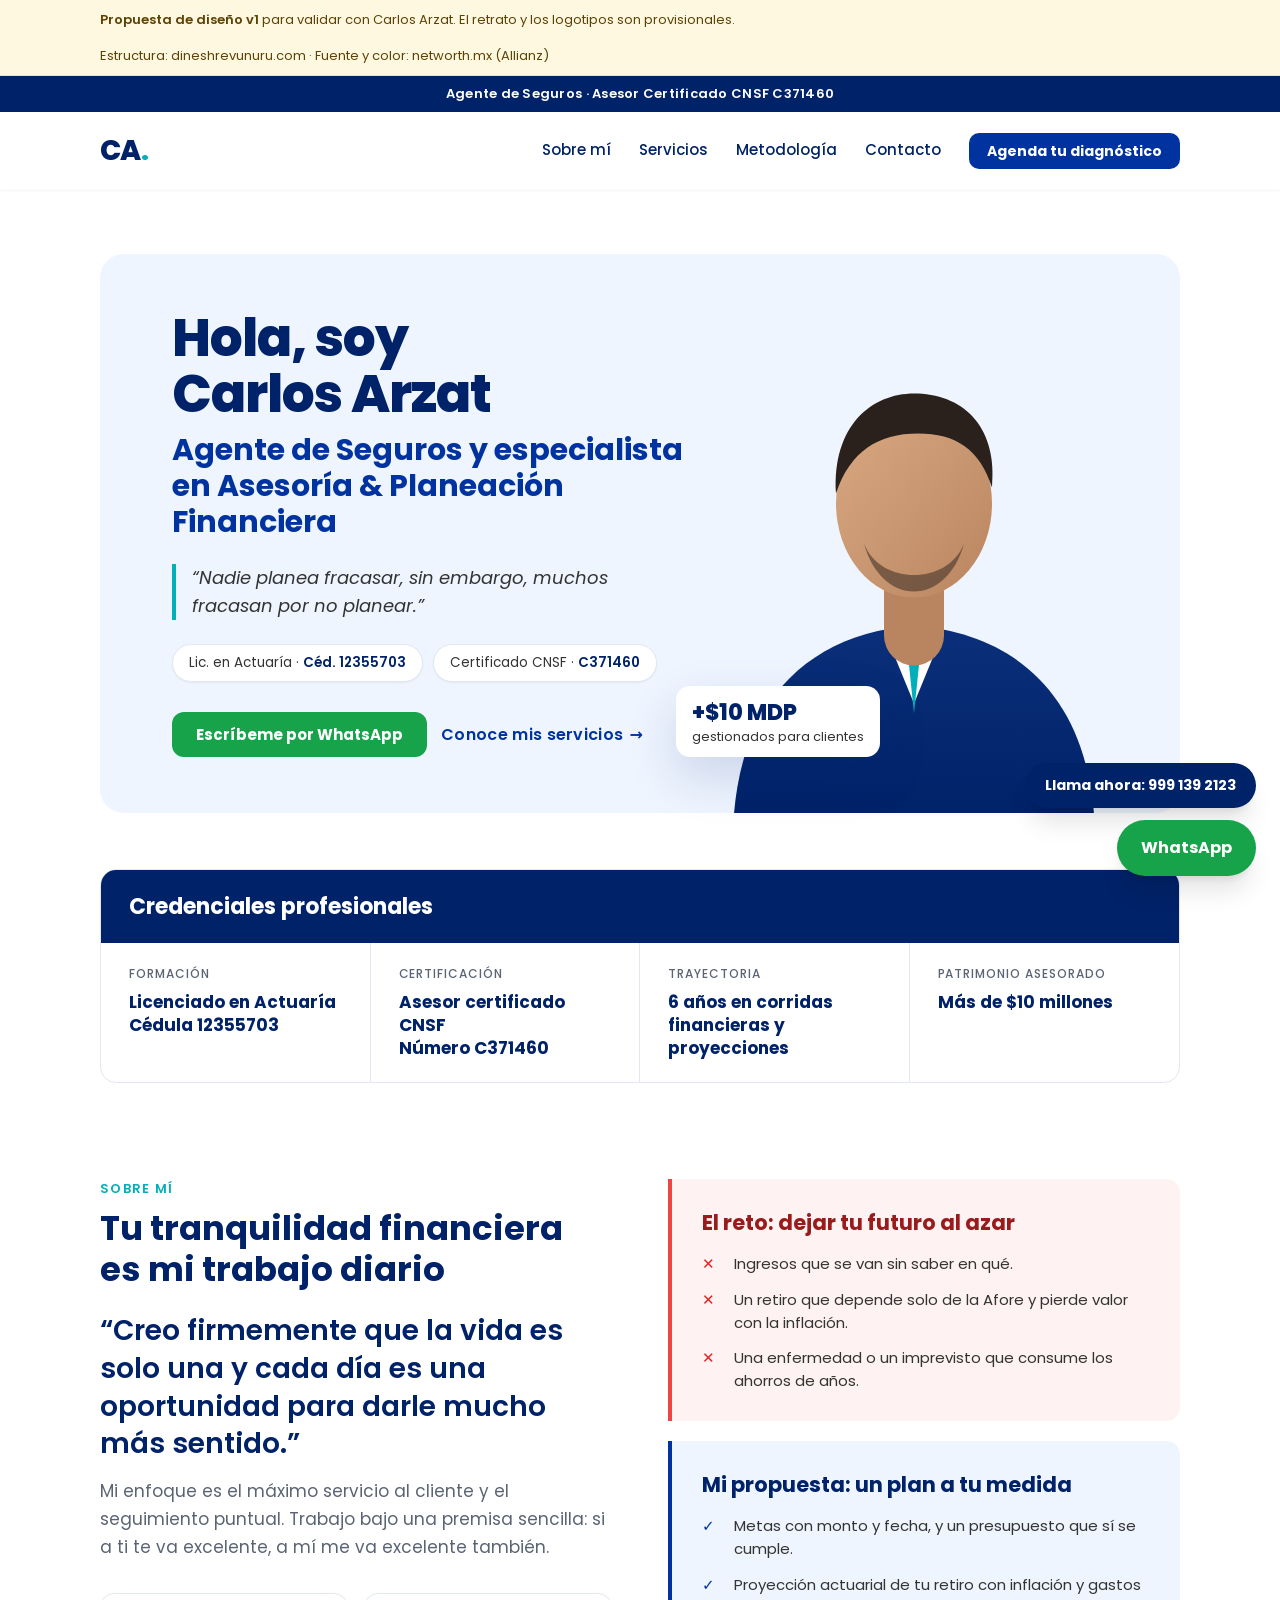
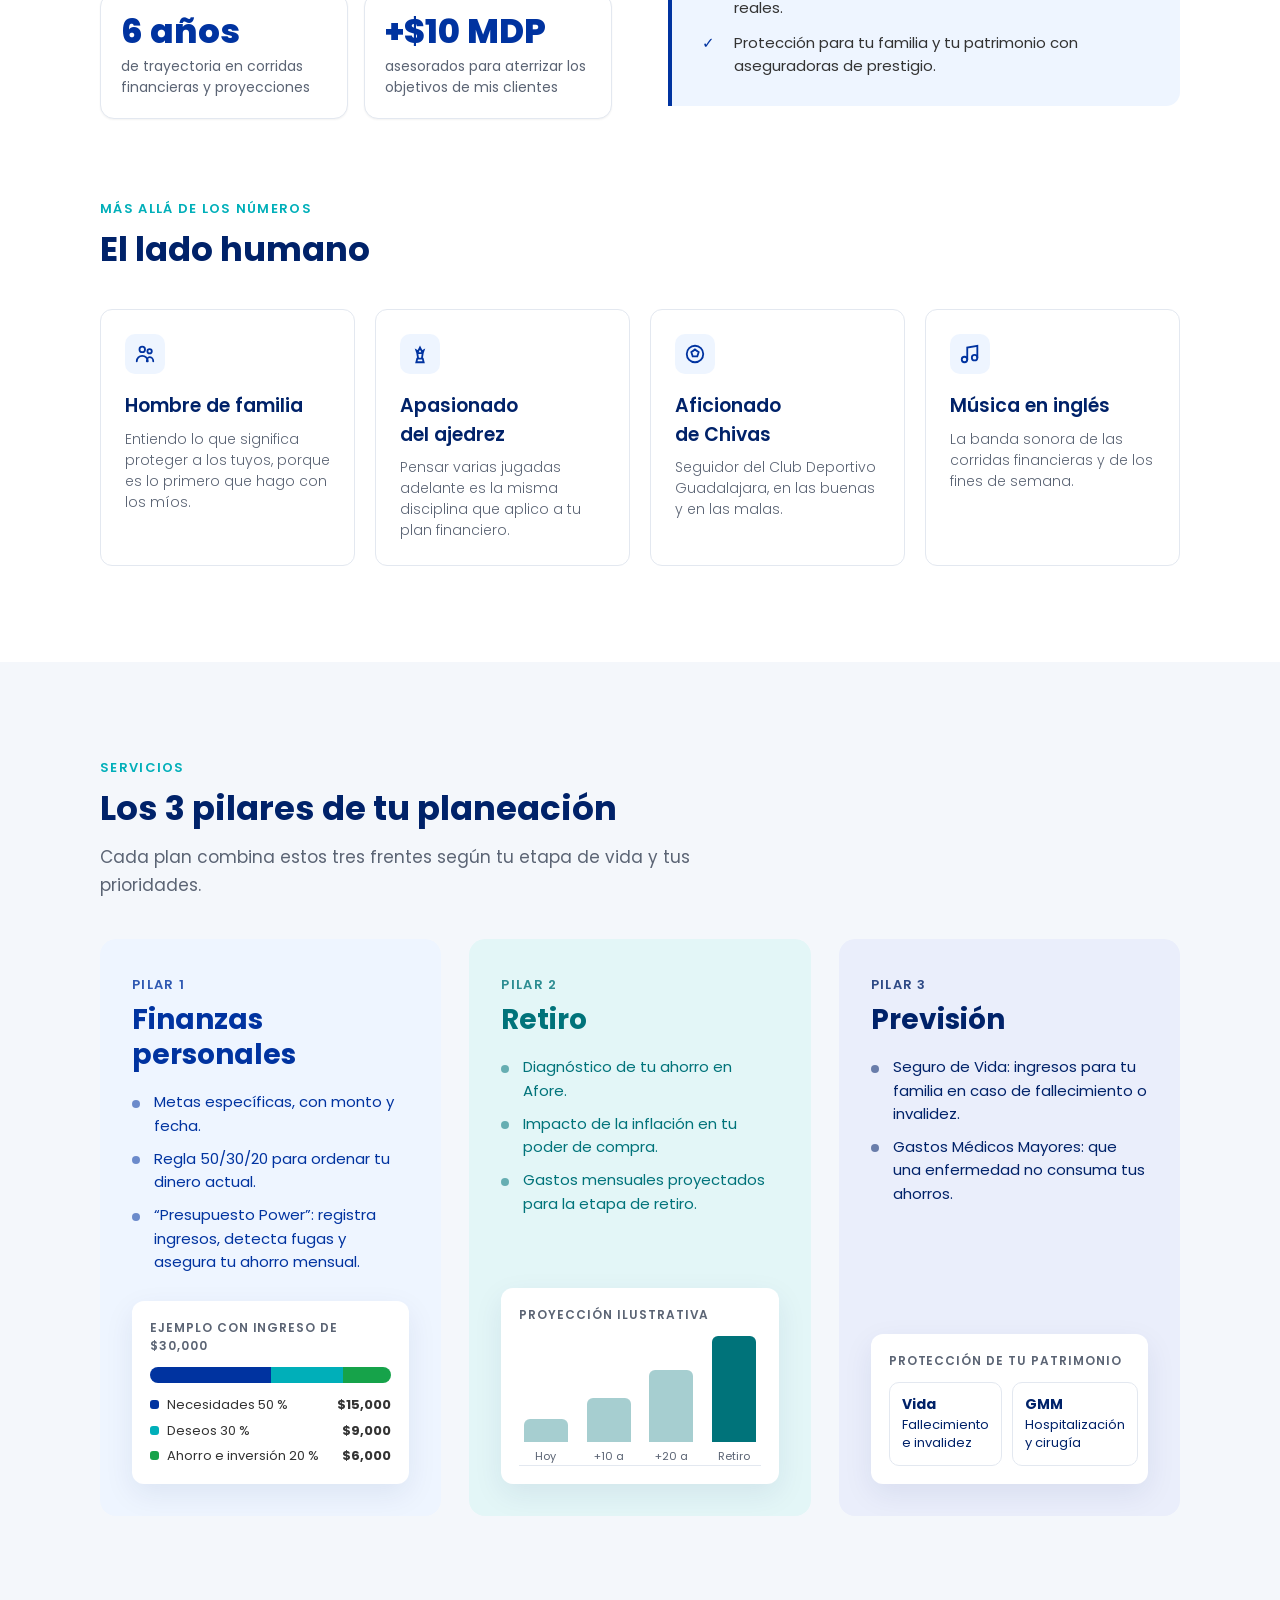
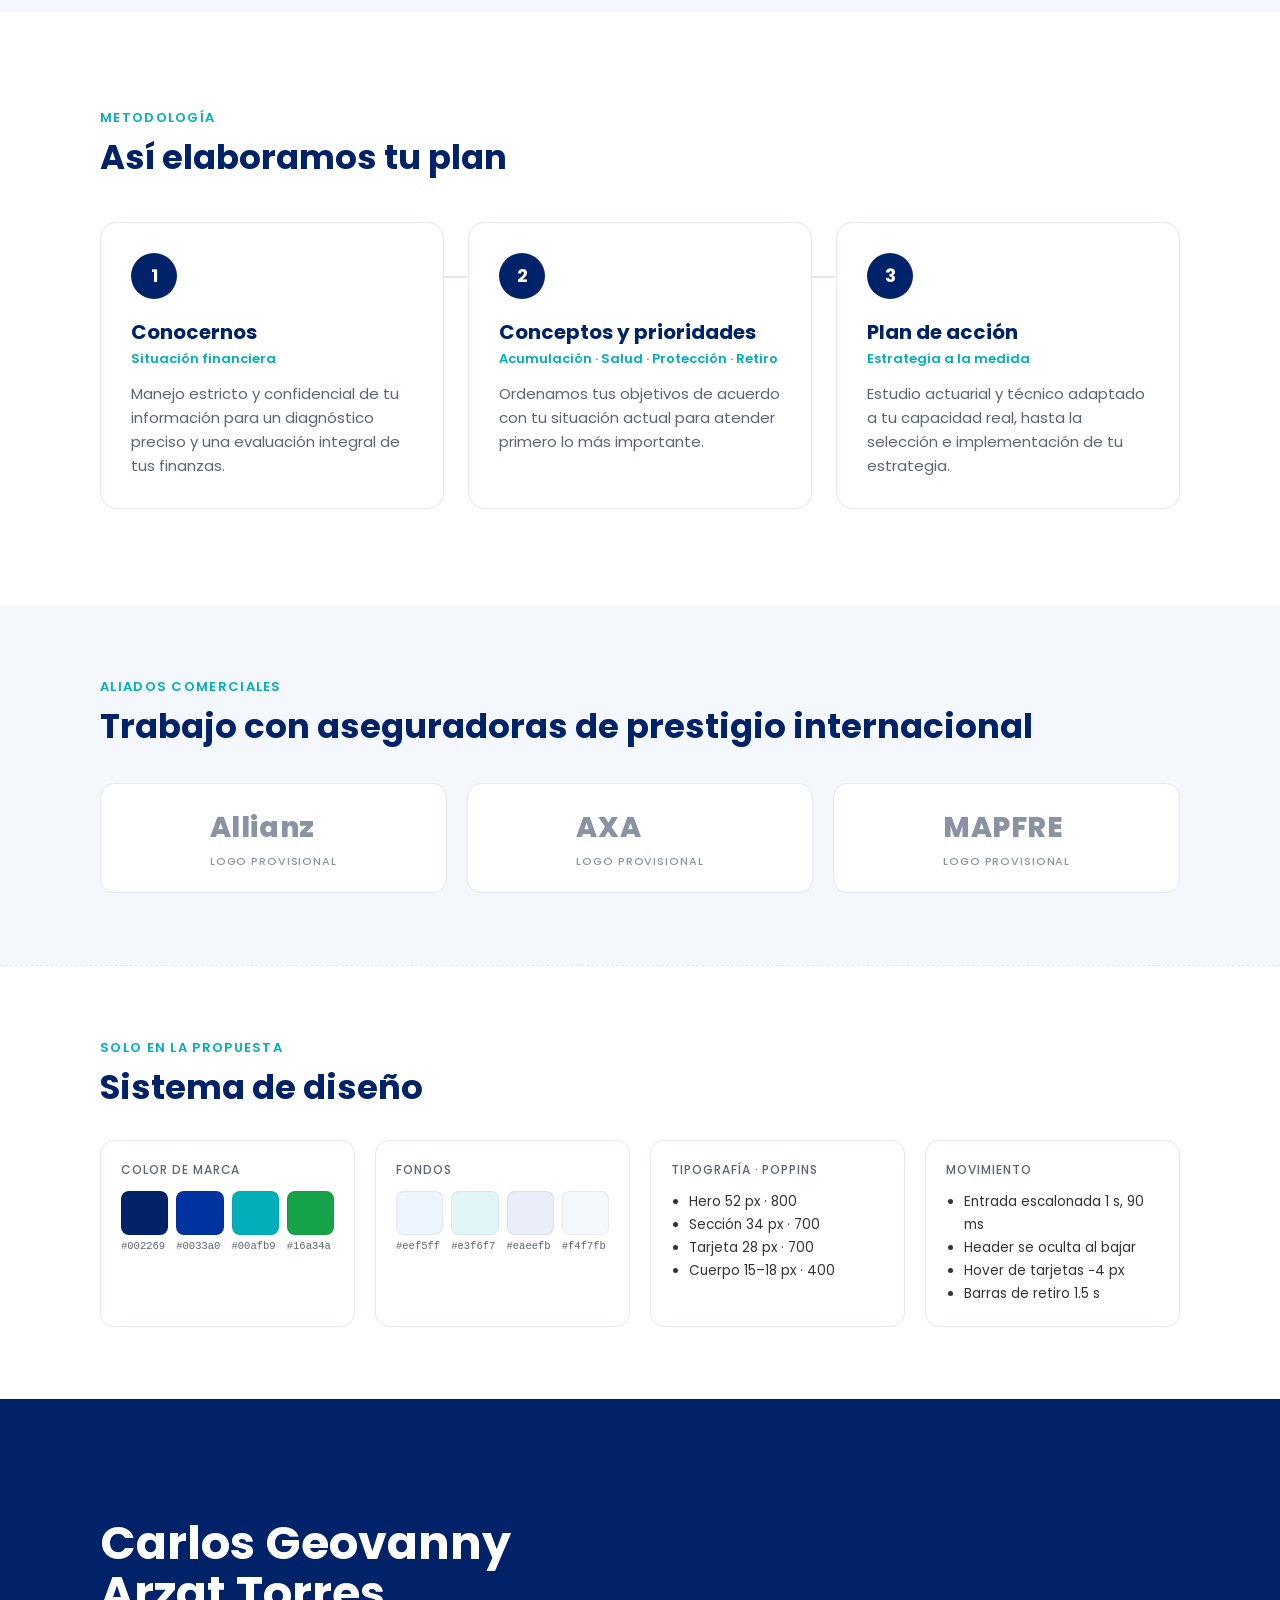
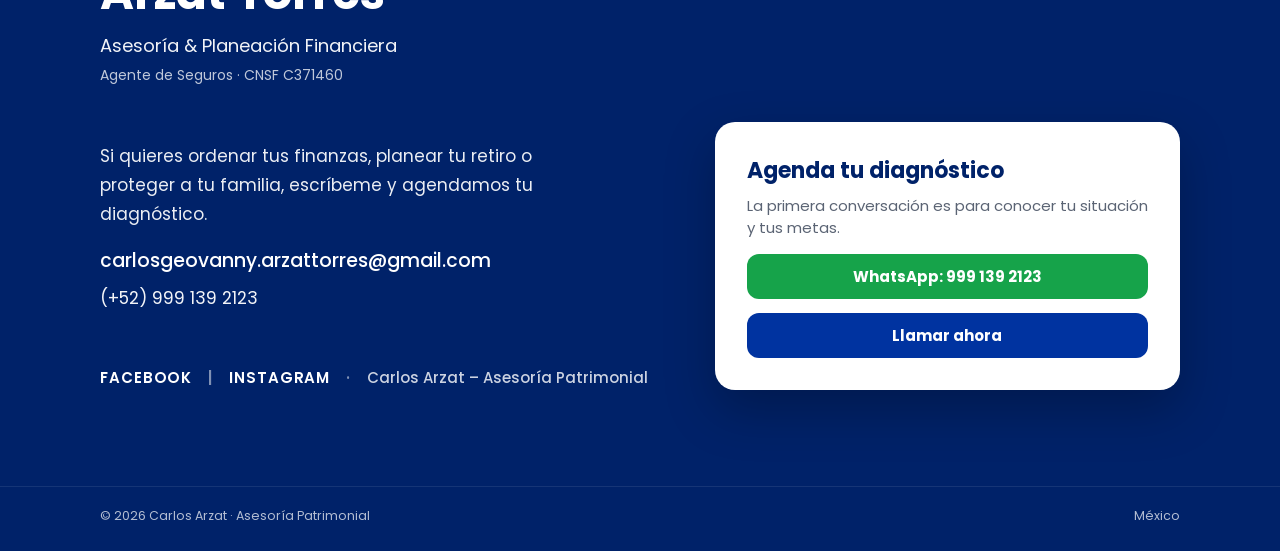
<file: propuesta/propuesta-diseno.html>
<!DOCTYPE html>
<html lang="es">
<head>
<meta charset="utf-8">
<meta name="viewport" content="width=device-width, initial-scale=1">
<title>Carlos Arzat · Propuesta de diseño</title>
<link rel="preconnect" href="https://fonts.googleapis.com">
<link rel="preconnect" href="https://fonts.gstatic.com" crossorigin>
<link href="https://fonts.googleapis.com/css2?family=Poppins:wght@300;400;500;600;700;800&display=swap" rel="stylesheet">
<style>
/* Layout: estructura de dineshrevunuru.com (hero en tarjeta, tarjetas pastel, footer de contacto)
   vestida con la tipografía y paleta de Allianz/netWorth. Tema único claro, a propósito. */
:root{
  --navy:#002269; --blue:#0033a0; --teal:#00afb9; --soft:#eef5ff; --gray-bg:#f4f7fb;
  --ink:#333333; --mut:#5b6474; --line:#e3e8f0; --green:#16a34a; --red:#991b1b; --red-bg:#fef2f2;
  --p1-bg:#eef5ff; --p1-ink:#0033a0; --p2-bg:#e3f6f7; --p2-ink:#00737a; --p3-bg:#eaeefb; --p3-ink:#002269;
  --font:"Poppins", system-ui, -apple-system, "Segoe UI", sans-serif;
  --ease:cubic-bezier(.16,1,.3,1);
  color-scheme:light;
}
*{box-sizing:border-box}
html{scroll-behavior:smooth}
body{margin:0;background:#fff;color:var(--ink);font-family:var(--font);-webkit-font-smoothing:antialiased;line-height:1.5}
h1,h2,h3,h4,p{margin:0}
h1,h2,h3,h4{text-wrap:balance}
a{color:inherit}
img,svg{max-width:100%;display:block}
:focus-visible{outline:3px solid var(--teal);outline-offset:3px;border-radius:4px}
.wrap{max-width:1440px;margin:0 auto;padding:0 100px}
@media (max-width:1024px){.wrap{padding:0 40px}}
@media (max-width:640px){.wrap{padding:0 20px}}

/* ---------- banda de revisión (solo para la propuesta) ---------- */
.review{background:#fff8e1;color:#5c4304;font-size:13px;padding:10px 0;border-bottom:1px solid #f1e2b5}
.review .wrap{display:flex;gap:16px;justify-content:space-between;flex-wrap:wrap}
.review b{font-weight:600}

/* ---------- franja superior (Allianz) ---------- */
.topbar{background:var(--navy);color:#fff;text-align:center;font-size:13px;font-weight:600;padding:8px 16px;letter-spacing:.02em}

/* ---------- header sticky que se oculta al bajar ---------- */
.header{position:sticky;top:0;z-index:50;background:rgba(255,255,255,.95);backdrop-filter:blur(16px);-webkit-backdrop-filter:blur(16px);box-shadow:0 1px 2px rgba(0,0,0,.05);transition:transform .3s cubic-bezier(.4,0,.2,1)}
.header.hide{transform:translateY(-100%)}
.nav{display:flex;align-items:center;justify-content:space-between;padding-top:18px;padding-bottom:18px;gap:24px}
.brand{font-size:28px;font-weight:800;color:var(--navy);text-decoration:none;letter-spacing:-.02em}
.brand b{color:var(--teal)}
.links{display:flex;gap:28px;align-items:center;font-size:15px;font-weight:500}
.links a{text-decoration:none;color:var(--navy);transition:color .15s}
.links a:hover{color:var(--teal)}
.links a.btn,.links a.btn:hover{color:#fff}
.btn{display:inline-flex;align-items:center;justify-content:center;gap:8px;font:700 15px/1 var(--font);text-decoration:none;border-radius:12px;padding:15px 24px;border:0;cursor:pointer;transition:opacity .15s, transform .3s var(--ease)}
.btn:hover{opacity:.94}
.btn-blue{background:var(--blue);color:#fff}
.btn-green{background:var(--green);color:#fff}
.btn-sm{padding:11px 18px;font-size:14px;border-radius:10px}
@media (max-width:860px){.links a:not(.btn){display:none}}

/* ---------- hero (tarjeta + retrato que sobresale) ---------- */
.hero{padding-top:64px}
.hero-card{position:relative;background:var(--soft);border-radius:24px;min-height:500px;display:grid;grid-template-columns:1.25fr 1fr;align-items:center}
.hero-copy{padding:56px 0 56px 72px}
.hello{font-size:52px;line-height:1.08;font-weight:800;color:var(--navy);letter-spacing:-.02em}
.role{margin-top:10px;font-size:30px;line-height:1.2;font-weight:700;color:var(--blue)}
.motto{margin-top:24px;max-width:520px;font-size:18px;line-height:28px;color:var(--ink);border-left:4px solid var(--teal);padding-left:16px;font-style:italic}
.chips{margin-top:24px;display:flex;flex-wrap:wrap;gap:10px}
.chip{background:#fff;border:1px solid var(--line);border-radius:999px;padding:8px 16px;font-size:13.5px;box-shadow:0 1px 2px rgba(0,0,0,.05)}
.chip b{color:var(--navy);font-weight:600}
.cta-row{margin-top:30px;display:flex;flex-wrap:wrap;gap:14px;align-items:center}
.link-arrow{color:var(--blue);font-weight:600;text-decoration:none;font-size:16px;letter-spacing:.02em;display:inline-flex;align-items:center}
.warrow{margin-left:6px;display:inline-block;transition:transform .3s cubic-bezier(.2,.7,.2,1)}
.link-arrow:hover .warrow,.group:hover .warrow{transform:translateX(4px)}
.portrait{position:absolute;right:56px;bottom:0;top:-40px;width:420px}
.portrait svg{position:absolute;bottom:0;right:0;width:100%;height:100%}
.portrait .tag{position:absolute;left:-28px;bottom:56px;background:#fff;border-radius:14px;padding:12px 16px;box-shadow:0 20px 50px rgba(0,34,105,.15);font-size:13px;line-height:1.35}
.portrait .tag strong{display:block;font-size:22px;color:var(--navy);font-weight:800;font-variant-numeric:tabular-nums}
@media (max-width:1024px){
  .hero-card{grid-template-columns:1fr}
  .portrait{position:relative;top:auto;right:auto;width:300px;height:360px;margin:-48px auto 0;order:-1}
  .hero-copy{padding:8px 32px 40px}
  .hello{font-size:38px}.role{font-size:24px}
  .portrait .tag{left:-10px}
}

/* ---------- tabla de credenciales (Allianz "Información institucional") ---------- */
.inst{margin-top:56px;border:1px solid var(--line);border-radius:16px;overflow:hidden}
.inst-head{background:var(--navy);color:#fff;padding:20px 28px;font-size:22px;font-weight:700}
.inst-grid{display:grid;grid-template-columns:repeat(4,1fr)}
.inst-cell{padding:22px 28px;border-right:1px solid var(--line)}
.inst-cell:last-child{border-right:0}
.label{font-size:12px;letter-spacing:.08em;text-transform:uppercase;color:var(--mut);font-weight:500}
.inst-cell .v{margin-top:8px;color:var(--navy);font-weight:700;font-size:17px;line-height:1.35;font-variant-numeric:tabular-nums}
@media (max-width:860px){.inst-grid{grid-template-columns:1fr 1fr}.inst-cell:nth-child(2){border-right:0}.inst-cell:nth-child(-n+2){border-bottom:1px solid var(--line)}}
@media (max-width:480px){.inst-grid{grid-template-columns:1fr}.inst-cell{border-right:0;border-bottom:1px solid var(--line)}}

/* ---------- secciones genéricas ---------- */
section.band{padding:96px 0}
.band.gray{background:var(--gray-bg)}
.eyebrow{font-size:13px;font-weight:600;letter-spacing:.1em;text-transform:uppercase;color:var(--teal)}
.h-sec{margin-top:10px;font-size:34px;line-height:1.2;font-weight:700;color:var(--navy)}
.lead{margin-top:14px;max-width:640px;font-size:17px;line-height:28px;color:var(--mut)}

/* ---------- sobre mí ---------- */
.about{display:grid;grid-template-columns:1fr 1fr;gap:56px;align-items:start}
.quote{font-size:28px;line-height:1.35;font-weight:600;color:var(--navy);margin-top:22px}
.stats{margin-top:32px;display:grid;grid-template-columns:repeat(2,1fr);gap:16px}
.stat{background:#fff;border-radius:14px;padding:20px;box-shadow:0 1px 2px rgba(0,0,0,.05);border:1px solid var(--line)}
.stat .n{font-size:34px;font-weight:800;color:var(--blue);font-variant-numeric:tabular-nums;line-height:1}
.stat p{margin-top:8px;font-size:14px;color:var(--mut)}
.vs{display:grid;gap:20px}
.vs-card{border-radius:0 14px 14px 0;padding:28px 30px;border-left:4px solid}
.vs-card h3{font-size:21px;font-weight:700;margin-bottom:14px}
.vs-card ul{list-style:none;margin:0;padding:0;display:grid;gap:12px}
.vs-card li{display:grid;grid-template-columns:22px 1fr;gap:10px;font-size:15px;line-height:1.55}
.vs-card li span{font-weight:700}
.vs-bad{background:var(--red-bg);border-color:#ef4444}.vs-bad h3{color:var(--red)}.vs-bad li span{color:#dc2626}
.vs-good{background:var(--soft);border-color:var(--blue)}.vs-good h3{color:var(--navy)}.vs-good li span{color:var(--blue)}
@media (max-width:960px){.about{grid-template-columns:1fr}}

/* ---------- lado humano (fun-cards de Dinesh) ---------- */
.human{margin-top:40px;display:grid;grid-template-columns:repeat(4,1fr);gap:20px}
.fun{background:#fff;border:1px solid var(--line);border-radius:12px;padding:24px;min-height:190px;transition:transform .3s, box-shadow .3s}
.fun:hover{transform:translateY(-2px);box-shadow:0 6px 20px rgba(0,0,0,.06)}
.fun .ic{width:40px;height:40px;border-radius:10px;background:var(--soft);display:grid;place-items:center;color:var(--blue)}
.fun h4{margin-top:18px;font-size:19px;font-weight:600;color:var(--navy)}
.fun p{margin-top:8px;font-size:14px;line-height:21px;color:var(--mut);font-weight:300}
@media (max-width:1024px){.human{grid-template-columns:1fr 1fr}}
@media (max-width:520px){.human{grid-template-columns:1fr}}

/* ---------- servicios (project-cards pastel de Dinesh) ---------- */
.pillars{margin-top:40px;display:grid;grid-template-columns:repeat(3,1fr);gap:28px;align-items:stretch}
.pillar{border-radius:16px;padding:36px 32px 32px;display:flex;flex-direction:column;transition:transform .3s;position:relative;overflow:hidden}
.pillar:hover{transform:translateY(-4px)}
.pillar .num{font-size:13px;font-weight:600;letter-spacing:.1em;text-transform:uppercase;opacity:.8}
.pillar h3{margin-top:8px;font-size:28px;line-height:1.25;font-weight:700}
.pillar ul{margin:18px 0 0;padding:0;list-style:none;display:grid;gap:10px;font-size:15px;line-height:1.55}
.pillar li{padding-left:22px;position:relative}
.pillar li::before{content:"";position:absolute;left:0;top:.62em;width:8px;height:8px;border-radius:50%;background:currentColor;opacity:.55}
.pillar .viz{margin-top:auto;padding-top:28px}
.p1{background:var(--p1-bg);color:var(--p1-ink)}
.p2{background:var(--p2-bg);color:var(--p2-ink)}
.p3{background:var(--p3-bg);color:var(--p3-ink)}
.pillar p.body{color:var(--ink);opacity:.9}
.viz-card{background:#fff;border-radius:12px;padding:18px;box-shadow:0 10px 30px rgba(0,34,105,.08)}
.rule{display:flex;height:16px;border-radius:999px;overflow:hidden;margin-top:12px}
.rule i{display:block;height:100%}
.rule-legend{margin-top:12px;display:grid;gap:6px;font-size:13px;color:var(--ink)}
.rule-legend div{display:flex;justify-content:space-between;font-variant-numeric:tabular-nums}
.rule-legend span::before{content:"";display:inline-block;width:9px;height:9px;border-radius:3px;margin-right:8px;background:var(--c)}
.bars{display:flex;align-items:flex-end;gap:10px;height:130px;margin-top:12px;border-bottom:1px solid var(--line)}
.bars div{flex:1;display:flex;flex-direction:column;align-items:center;justify-content:flex-end;height:100%;gap:6px}
.bars i{display:block;width:100%;max-width:44px;border-radius:6px 6px 0 0;background:var(--p2-ink);opacity:.35;transition:height 1.5s ease-out}
.bars div:last-child i{opacity:1}
.bars small{font-size:11px;color:var(--mut);font-variant-numeric:tabular-nums}
.viz-title{font-size:12px;letter-spacing:.08em;text-transform:uppercase;color:var(--mut);font-weight:600}
.shield-row{display:grid;grid-template-columns:1fr 1fr;gap:10px;margin-top:12px}
.shield-row div{border:1px solid var(--line);border-radius:10px;padding:12px;font-size:13px;line-height:1.4}
.shield-row b{display:block;color:var(--navy);font-size:14px;margin-bottom:2px}
@media (max-width:1100px){.pillars{grid-template-columns:1fr;max-width:640px}}

/* ---------- metodología (pasos de Allianz) ---------- */
.steps{margin-top:44px;display:grid;grid-template-columns:repeat(3,1fr);gap:24px;counter-reset:s}
.step{background:#fff;border-radius:16px;padding:30px;border:1px solid var(--line);position:relative}
.step .k{width:46px;height:46px;border-radius:50%;background:var(--navy);color:#fff;display:grid;place-items:center;font-weight:700;font-size:18px}
.step h3{margin-top:18px;font-size:20px;font-weight:700;color:var(--navy)}
.step .sub{font-size:13px;color:var(--teal);font-weight:600;margin-top:2px}
.step p{margin-top:12px;font-size:15px;line-height:1.6;color:var(--mut)}
.step:not(:last-child)::after{content:"";position:absolute;top:53px;right:-24px;width:24px;height:2px;background:var(--line)}
@media (max-width:960px){.steps{grid-template-columns:1fr}.step::after{display:none}}

/* ---------- aliados ---------- */
.allies{margin-top:36px;display:grid;grid-template-columns:repeat(3,1fr);gap:20px}
.ally{height:110px;border:1px solid var(--line);border-radius:14px;display:grid;place-items:center;font-size:28px;font-weight:800;color:#8a93a3;letter-spacing:.02em;transition:color .3s, border-color .3s;background:#fff}
.ally:hover{color:var(--navy);border-color:var(--blue)}
.ally small{display:block;font-size:11px;font-weight:500;letter-spacing:.08em;text-transform:uppercase;text-align:center;margin-top:4px}
@media (max-width:640px){.allies{grid-template-columns:1fr}}

/* ---------- footer de contacto (Dinesh, en azul Allianz) ---------- */
footer{background:var(--navy);color:#fff}
.f-inner{padding-top:120px;padding-bottom:96px;display:grid;grid-template-columns:1.2fr 1fr;gap:56px;align-items:end}
.f-name{font-size:clamp(34px,3.6vw,48px);font-weight:700;line-height:1.08}
.f-role{margin-top:14px;font-size:18px;opacity:.95}
.f-role.sub{margin-top:6px;font-size:14px;opacity:.75}
.f-intro{margin:56px 0 18px;font-size:17px;line-height:1.7;opacity:.92;max-width:480px}
.f-mail{font-size:19px;font-weight:500;text-decoration:none;word-break:break-all}
.f-mail:hover{text-decoration:underline}
.f-phone{margin-top:10px;font-size:17px;opacity:.95}
.socials{margin-top:56px;display:flex;gap:16px;flex-wrap:wrap;font-size:15px;font-weight:600;letter-spacing:.06em;text-transform:uppercase}
.socials a{text-decoration:none}.socials a:hover{color:var(--teal)}
.socials span{opacity:.5}
.f-card{background:#fff;color:var(--ink);border-radius:20px;padding:32px;box-shadow:0 20px 50px rgba(0,0,0,.25)}
.f-card h3{color:var(--navy);font-size:22px;font-weight:700}
.f-card p{margin-top:8px;font-size:15px;color:var(--mut)}
.f-card .btn{width:100%;margin-top:14px}
.f-base{border-top:1px solid rgba(255,255,255,.12);padding-top:20px;padding-bottom:26px;display:flex;justify-content:space-between;flex-wrap:wrap;gap:8px;font-size:12.5px;opacity:.7}
@media (max-width:960px){.f-inner{grid-template-columns:1fr;padding-top:80px}}

/* ---------- botones flotantes (Allianz) ---------- */
.float{position:fixed;right:24px;bottom:24px;z-index:60;display:flex;flex-direction:column;align-items:flex-end;gap:12px;transition:opacity .3s, transform .3s}
.float.off{opacity:0;transform:translateY(12px);pointer-events:none}
.float a{display:inline-flex;align-items:center;gap:8px;border-radius:999px;font-weight:700;text-decoration:none;box-shadow:0 20px 25px -5px rgba(0,0,0,.1),0 8px 10px -6px rgba(0,0,0,.1)}
.float .call{background:var(--navy);color:#fff;padding:12px 20px;font-size:14px}
.float .wa{background:var(--green);color:#fff;padding:16px 24px;font-size:16px}
@media (max-width:640px){.float .call{display:none}}

/* ---------- sistema de diseño (solo propuesta) ---------- */
.ds{display:grid;grid-template-columns:repeat(4,1fr);gap:20px;margin-top:32px}
.ds-box{background:#fff;border:1px solid var(--line);border-radius:14px;padding:20px}
.sw{display:grid;grid-template-columns:repeat(4,1fr);gap:8px;margin-top:12px}
.sw i{display:block;height:44px;border-radius:8px;border:1px solid rgba(0,0,0,.06)}
.sw small{display:block;font-size:10.5px;color:var(--mut);margin-top:4px;font-family:ui-monospace,Consolas,monospace}
.ds-box ul{margin:12px 0 0;padding-left:18px;font-size:13.5px;line-height:1.7;color:var(--ink)}
@media (max-width:1100px){.ds{grid-template-columns:1fr 1fr}}
@media (max-width:560px){.ds{grid-template-columns:1fr}}

/* ---------- entrada escalonada (.seq de Dinesh) ----------
   Se activa solo con JS y solo para lo que está fuera de pantalla al cargar,
   así la primera vista siempre está completa. */
@media (prefers-reduced-motion:no-preference){
  .js .seq.wait{opacity:0;transform:translateY(30px)}
  .js .seq{transition:opacity 1s var(--ease), transform 1s var(--ease), box-shadow .3s;transition-delay:var(--sd,0ms)}
}
@media (prefers-reduced-motion:reduce){*{transition:none!important;scroll-behavior:auto!important}}
</style>
</head>
<body>

<div class="review"><div class="wrap"><span><b>Propuesta de diseño v1</b> para validar con Carlos Arzat. El retrato y los logotipos son provisionales.</span><span>Estructura: dineshrevunuru.com · Fuente y color: networth.mx (Allianz)</span></div></div>

<div class="topbar">Agente de Seguros · Asesor Certificado CNSF C371460</div>

<header class="header" id="header">
  <nav class="nav wrap" aria-label="Principal">
    <a class="brand" href="#inicio" aria-label="Inicio">CA<b>.</b></a>
    <div class="links">
      <a href="#sobre-mi">Sobre mí</a>
      <a href="#servicios">Servicios</a>
      <a href="#metodo">Metodología</a>
      <a href="#contacto">Contacto</a>
      <a class="btn btn-blue btn-sm" href="#contacto">Agenda tu diagnóstico</a>
    </div>
  </nav>
</header>

<main id="inicio">
  <!-- HERO -->
  <section class="hero wrap">
    <div class="hero-card">
      <div class="hero-copy" data-seq-group>
        <h1 class="hello">Hola, soy Carlos Arzat</h1>
        <p class="role">Agente de Seguros y especialista en Asesoría &amp; Planeación Financiera</p>
        <p class="motto">“Nadie planea fracasar, sin embargo, muchos fracasan por no planear.”</p>
        <div class="chips">
          <span class="chip">Lic. en Actuaría · <b>Céd. 12355703</b></span>
          <span class="chip">Certificado CNSF · <b>C371460</b></span>
        </div>
        <div class="cta-row">
          <a class="btn btn-green" href="#contacto">Escríbeme por WhatsApp</a>
          <a class="link-arrow" href="#servicios">Conoce mis servicios<span class="warrow" aria-hidden="true">→</span></a>
        </div>
      </div>
      <div class="portrait" aria-label="Retrato provisional de Carlos Arzat">
        <!-- Retrato provisional: se sustituye por el PNG recortado de Carlos -->
        <svg viewBox="0 0 420 540" preserveAspectRatio="xMidYMax meet" aria-hidden="true">
          <defs>
            <linearGradient id="suit" x1="0" y1="0" x2="0" y2="1"><stop offset="0" stop-color="#0b2f7a"/><stop offset="1" stop-color="#002269"/></linearGradient>
            <linearGradient id="skin" x1="0" y1="0" x2="1" y2="1"><stop offset="0" stop-color="#d9a982"/><stop offset="1" stop-color="#b98560"/></linearGradient>
          </defs>
          <path d="M30 540 C40 420 110 360 210 352 C310 360 380 420 390 540 Z" fill="url(#suit)"/>
          <path d="M178 352 L210 430 L242 352 Z" fill="#fff"/>
          <path d="M203 372 L210 440 L217 372 L210 362 Z" fill="#00afb9"/>
          <path d="M180 300 h60 v62 a30 30 0 0 1 -60 0 Z" fill="#b98560"/>
          <ellipse cx="210" cy="230" rx="78" ry="94" fill="url(#skin)"/>
          <path d="M132 220 C128 150 170 118 214 120 C262 122 294 156 288 214 C276 176 252 160 214 160 C174 160 146 178 132 220 Z" fill="#2b211c"/>
          <path d="M160 270 C176 312 244 312 260 270 C252 300 232 318 210 318 C188 318 168 300 160 270 Z" fill="#3a2c25" opacity=".55"/>
        </svg>
        <div class="tag"><strong>+$10 MDP</strong>gestionados para clientes</div>
      </div>
    </div>

    <!-- TABLA DE CREDENCIALES -->
    <div class="inst seq">
      <div class="inst-head">Credenciales profesionales</div>
      <div class="inst-grid">
        <div class="inst-cell"><div class="label">Formación</div><div class="v">Licenciado en Actuaría<br>Cédula 12355703</div></div>
        <div class="inst-cell"><div class="label">Certificación</div><div class="v">Asesor certificado CNSF<br>Número C371460</div></div>
        <div class="inst-cell"><div class="label">Trayectoria</div><div class="v">6 años en corridas financieras y proyecciones</div></div>
        <div class="inst-cell"><div class="label">Patrimonio asesorado</div><div class="v">Más de $10 millones</div></div>
      </div>
    </div>
  </section>

  <!-- SOBRE MÍ -->
  <section class="band" id="sobre-mi">
    <div class="wrap about">
      <div class="seq">
        <p class="eyebrow">Sobre mí</p>
        <h2 class="h-sec">Tu tranquilidad financiera es mi trabajo diario</h2>
        <p class="quote">“Creo firmemente que la vida es solo una y cada día es una oportunidad para darle mucho más sentido.”</p>
        <p class="lead">Mi enfoque es el máximo servicio al cliente y el seguimiento puntual. Trabajo bajo una premisa sencilla: si a ti te va excelente, a mí me va excelente también.</p>
        <div class="stats">
          <div class="stat"><div class="n">6 años</div><p>de trayectoria en corridas financieras y proyecciones</p></div>
          <div class="stat"><div class="n">+$10 MDP</div><p>asesorados para aterrizar los objetivos de mis clientes</p></div>
        </div>
      </div>
      <div class="vs" data-seq-group>
        <div class="vs-card vs-bad">
          <h3>El reto: dejar tu futuro al azar</h3>
          <ul>
            <li><span aria-hidden="true">✕</span>Ingresos que se van sin saber en qué.</li>
            <li><span aria-hidden="true">✕</span>Un retiro que depende solo de la Afore y pierde valor con la inflación.</li>
            <li><span aria-hidden="true">✕</span>Una enfermedad o un imprevisto que consume los ahorros de años.</li>
          </ul>
        </div>
        <div class="vs-card vs-good">
          <h3>Mi propuesta: un plan a tu medida</h3>
          <ul>
            <li><span aria-hidden="true">✓</span>Metas con monto y fecha, y un presupuesto que sí se cumple.</li>
            <li><span aria-hidden="true">✓</span>Proyección actuarial de tu retiro con inflación y gastos reales.</li>
            <li><span aria-hidden="true">✓</span>Protección para tu familia y tu patrimonio con aseguradoras de prestigio.</li>
          </ul>
        </div>
      </div>
    </div>

    <!-- LADO HUMANO -->
    <div class="wrap" style="margin-top:80px">
      <div class="seq">
        <p class="eyebrow">Más allá de los números</p>
        <h2 class="h-sec">El lado humano</h2>
      </div>
      <div class="human" data-seq-group>
        <article class="fun"><div class="ic" aria-hidden="true"><svg width="22" height="22" viewBox="0 0 24 24" fill="none" stroke="currentColor" stroke-width="2" stroke-linecap="round"><circle cx="9" cy="7" r="3"/><circle cx="17" cy="9" r="2.4"/><path d="M3 20c0-3.3 2.7-6 6-6s6 2.7 6 6M14 20c0-2.5 1.4-4.6 3-4.6s4 1.5 4 4.6"/></svg></div><h4>Hombre de familia</h4><p>Entiendo lo que significa proteger a los tuyos, porque es lo primero que hago con los míos.</p></article>
        <article class="fun"><div class="ic" aria-hidden="true"><svg width="22" height="22" viewBox="0 0 24 24" fill="none" stroke="currentColor" stroke-width="2" stroke-linecap="round"><path d="M8 21h8M9 17h6l1 4H8zM10 17l-1-6h6l-1 6M9 11l-1-3 2 1 2-4 2 4 2-1-1 3"/></svg></div><h4>Apasionado del ajedrez</h4><p>Pensar varias jugadas adelante es la misma disciplina que aplico a tu plan financiero.</p></article>
        <article class="fun"><div class="ic" aria-hidden="true"><svg width="22" height="22" viewBox="0 0 24 24" fill="none" stroke="currentColor" stroke-width="2"><circle cx="12" cy="12" r="9"/><path d="M12 7l4 3-1.5 4.5h-5L8 10z"/></svg></div><h4>Aficionado de Chivas</h4><p>Seguidor del Club Deportivo Guadalajara, en las buenas y en las malas.</p></article>
        <article class="fun"><div class="ic" aria-hidden="true"><svg width="22" height="22" viewBox="0 0 24 24" fill="none" stroke="currentColor" stroke-width="2" stroke-linecap="round"><path d="M9 18V5l11-2v13"/><circle cx="6" cy="18" r="3"/><circle cx="17" cy="16" r="3"/></svg></div><h4>Música en inglés</h4><p>La banda sonora de las corridas financieras y de los fines de semana.</p></article>
      </div>
    </div>
  </section>

  <!-- SERVICIOS -->
  <section class="band gray" id="servicios">
    <div class="wrap">
      <div class="seq">
        <p class="eyebrow">Servicios</p>
        <h2 class="h-sec">Los 3 pilares de tu planeación</h2>
        <p class="lead">Cada plan combina estos tres frentes según tu etapa de vida y tus prioridades.</p>
      </div>
      <div class="pillars" data-seq-group>
        <article class="pillar p1 group">
          <span class="num">Pilar 1</span>
          <h3>Finanzas personales</h3>
          <ul class="body">
            <li>Metas específicas, con monto y fecha.</li>
            <li>Regla 50/30/20 para ordenar tu dinero actual.</li>
            <li>“Presupuesto Power”: registra ingresos, detecta fugas y asegura tu ahorro mensual.</li>
          </ul>
          <div class="viz">
            <div class="viz-card">
              <div class="viz-title">Ejemplo con ingreso de $30,000</div>
              <div class="rule" role="img" aria-label="50 por ciento necesidades, 30 por ciento deseos, 20 por ciento ahorro">
                <i style="width:50%;background:#0033a0"></i><i style="width:30%;background:#00afb9"></i><i style="width:20%;background:#16a34a"></i>
              </div>
              <div class="rule-legend">
                <div><span style="--c:#0033a0">Necesidades 50 %</span><b>$15,000</b></div>
                <div><span style="--c:#00afb9">Deseos 30 %</span><b>$9,000</b></div>
                <div><span style="--c:#16a34a">Ahorro e inversión 20 %</span><b>$6,000</b></div>
              </div>
            </div>
          </div>
        </article>
        <article class="pillar p2 group">
          <span class="num">Pilar 2</span>
          <h3>Retiro</h3>
          <ul class="body">
            <li>Diagnóstico de tu ahorro en Afore.</li>
            <li>Impacto de la inflación en tu poder de compra.</li>
            <li>Gastos mensuales proyectados para la etapa de retiro.</li>
          </ul>
          <div class="viz">
            <div class="viz-card">
              <div class="viz-title">Proyección ilustrativa</div>
              <div class="bars" id="bars">
                <div><i data-h="18%"></i><small>Hoy</small></div>
                <div><i data-h="34%"></i><small>+10 a</small></div>
                <div><i data-h="56%"></i><small>+20 a</small></div>
                <div><i data-h="92%"></i><small>Retiro</small></div>
              </div>
            </div>
          </div>
        </article>
        <article class="pillar p3 group">
          <span class="num">Pilar 3</span>
          <h3>Previsión</h3>
          <ul class="body">
            <li>Seguro de Vida: ingresos para tu familia en caso de fallecimiento o invalidez.</li>
            <li>Gastos Médicos Mayores: que una enfermedad no consuma tus ahorros.</li>
          </ul>
          <div class="viz">
            <div class="viz-card">
              <div class="viz-title">Protección de tu patrimonio</div>
              <div class="shield-row">
                <div><b>Vida</b>Fallecimiento e invalidez</div>
                <div><b>GMM</b>Hospitalización y cirugía</div>
              </div>
            </div>
          </div>
        </article>
      </div>
    </div>
  </section>

  <!-- METODOLOGÍA -->
  <section class="band" id="metodo">
    <div class="wrap">
      <div class="seq">
        <p class="eyebrow">Metodología</p>
        <h2 class="h-sec">Así elaboramos tu plan</h2>
      </div>
      <div class="steps" data-seq-group>
        <div class="step"><div class="k">1</div><h3>Conocernos</h3><p class="sub">Situación financiera</p><p>Manejo estricto y confidencial de tu información para un diagnóstico preciso y una evaluación integral de tus finanzas.</p></div>
        <div class="step"><div class="k">2</div><h3>Conceptos y prioridades</h3><p class="sub">Acumulación · Salud · Protección · Retiro</p><p>Ordenamos tus objetivos de acuerdo con tu situación actual para atender primero lo más importante.</p></div>
        <div class="step"><div class="k">3</div><h3>Plan de acción</h3><p class="sub">Estrategia a la medida</p><p>Estudio actuarial y técnico adaptado a tu capacidad real, hasta la selección e implementación de tu estrategia.</p></div>
      </div>
    </div>
  </section>

  <!-- ALIADOS -->
  <section class="band gray" style="padding:72px 0">
    <div class="wrap">
      <div class="seq">
        <p class="eyebrow">Aliados comerciales</p>
        <h2 class="h-sec">Trabajo con aseguradoras de prestigio internacional</h2>
      </div>
      <div class="allies" data-seq-group>
        <div class="ally"><div>Allianz<small>Logo provisional</small></div></div>
        <div class="ally"><div>AXA<small>Logo provisional</small></div></div>
        <div class="ally"><div>MAPFRE<small>Logo provisional</small></div></div>
      </div>
    </div>
  </section>

  <!-- SISTEMA DE DISEÑO (solo propuesta) -->
  <section class="band" style="padding:72px 0;border-top:1px dashed var(--line)">
    <div class="wrap">
      <p class="eyebrow">Solo en la propuesta</p>
      <h2 class="h-sec">Sistema de diseño</h2>
      <div class="ds">
        <div class="ds-box"><div class="label">Color de marca</div>
          <div class="sw"><div><i style="background:#002269"></i><small>#002269</small></div><div><i style="background:#0033a0"></i><small>#0033a0</small></div><div><i style="background:#00afb9"></i><small>#00afb9</small></div><div><i style="background:#16a34a"></i><small>#16a34a</small></div></div>
        </div>
        <div class="ds-box"><div class="label">Fondos</div>
          <div class="sw"><div><i style="background:#eef5ff"></i><small>#eef5ff</small></div><div><i style="background:#e3f6f7"></i><small>#e3f6f7</small></div><div><i style="background:#eaeefb"></i><small>#eaeefb</small></div><div><i style="background:#f4f7fb"></i><small>#f4f7fb</small></div></div>
        </div>
        <div class="ds-box"><div class="label">Tipografía · Poppins</div>
          <ul><li>Hero 52 px · 800</li><li>Sección 34 px · 700</li><li>Tarjeta 28 px · 700</li><li>Cuerpo 15–18 px · 400</li></ul>
        </div>
        <div class="ds-box"><div class="label">Movimiento</div>
          <ul><li>Entrada escalonada 1 s, 90 ms</li><li>Header se oculta al bajar</li><li>Hover de tarjetas −4 px</li><li>Barras de retiro 1.5 s</li></ul>
        </div>
      </div>
    </div>
  </section>
</main>

<!-- CONTACTO / FOOTER -->
<footer id="contacto">
  <div class="wrap f-inner">
    <div class="seq">
      <p class="f-name">Carlos Geovanny<br>Arzat Torres</p>
      <div class="f-role">Asesoría &amp; Planeación Financiera</div>
      <div class="f-role sub">Agente de Seguros · CNSF C371460</div>
      <p class="f-intro">Si quieres ordenar tus finanzas, planear tu retiro o proteger a tu familia, escríbeme y agendamos tu diagnóstico.</p>
      <a class="f-mail" href="mailto:carlosgeovanny.arzattorres@gmail.com">carlosgeovanny.arzattorres@gmail.com</a>
      <div class="f-phone">(+52) 999 139 2123</div>
      <div class="socials"><a href="#contacto">Facebook</a><span aria-hidden="true">|</span><a href="#contacto">Instagram</a><span aria-hidden="true">·</span><span style="opacity:.8;text-transform:none;letter-spacing:0;font-weight:500">Carlos Arzat – Asesoría Patrimonial</span></div>
    </div>
    <div class="f-card seq">
      <h3>Agenda tu diagnóstico</h3>
      <p>La primera conversación es para conocer tu situación y tus metas.</p>
      <a class="btn btn-green" href="https://wa.me/5219991392123">WhatsApp: 999 139 2123</a>
      <a class="btn btn-blue" href="tel:+529991392123">Llamar ahora</a>
    </div>
  </div>
  <div class="wrap f-base"><span>© 2026 Carlos Arzat · Asesoría Patrimonial</span><span>México</span></div>
</footer>

<div class="float" id="float">
  <a class="call" href="tel:+529991392123">Llama ahora: 999 139 2123</a>
  <a class="wa" href="https://wa.me/5219991392123">WhatsApp</a>
</div>

<script>
(function(){
  var root=document.documentElement, reduce=matchMedia('(prefers-reduced-motion: reduce)').matches;
  root.classList.add('js');

  /* 1. Entrada escalonada: hijos de [data-seq-group] reciben --sd = 90ms × índice */
  document.querySelectorAll('[data-seq-group]').forEach(function(g){
    Array.prototype.forEach.call(g.children,function(el,i){el.classList.add('seq');el.style.setProperty('--sd',(90*i)+'ms');});
  });
  var items=[].slice.call(document.querySelectorAll('.seq'));
  if(!reduce && 'IntersectionObserver' in window){
    // solo esperan los que están fuera de la primera pantalla
    items.forEach(function(el){ if(el.getBoundingClientRect().top>innerHeight*0.9) el.classList.add('wait'); });
    var io=new IntersectionObserver(function(es){
      es.forEach(function(e){ if(e.isIntersecting){ e.target.classList.remove('wait'); io.unobserve(e.target);} });
    },{threshold:.1,rootMargin:'0px 0px -8% 0px'});
    items.forEach(function(el){ if(el.classList.contains('wait')) io.observe(el); });
  }

  /* 2. Header que se oculta al bajar y reaparece al subir */
  var header=document.getElementById('header'), last=0;
  addEventListener('scroll',function(){
    var y=scrollY; header.classList.toggle('hide', y>last && y>100); last=y;
  },{passive:true});

  /* 3. Barras de retiro que crecen al verse */
  var bars=document.getElementById('bars');
  function grow(){ bars.querySelectorAll('i').forEach(function(b){b.style.height=b.dataset.h;}); }
  bars.querySelectorAll('i').forEach(function(b){ b.style.height=reduce?b.dataset.h:'0%'; });
  if(!reduce && 'IntersectionObserver' in window){
    new IntersectionObserver(function(es,o){ if(es[0].isIntersecting){grow();o.disconnect();} },{threshold:.4}).observe(bars);
  } else grow();

  /* 4. Botones flotantes: se ocultan cuando la sección de contacto está visible */
  var fl=document.getElementById('float');
  if('IntersectionObserver' in window){
    new IntersectionObserver(function(es){ fl.classList.toggle('off', es[0].isIntersecting); },{threshold:.15}).observe(document.getElementById('contacto'));
  }
})();
</script>
</body>
</html>
</file>
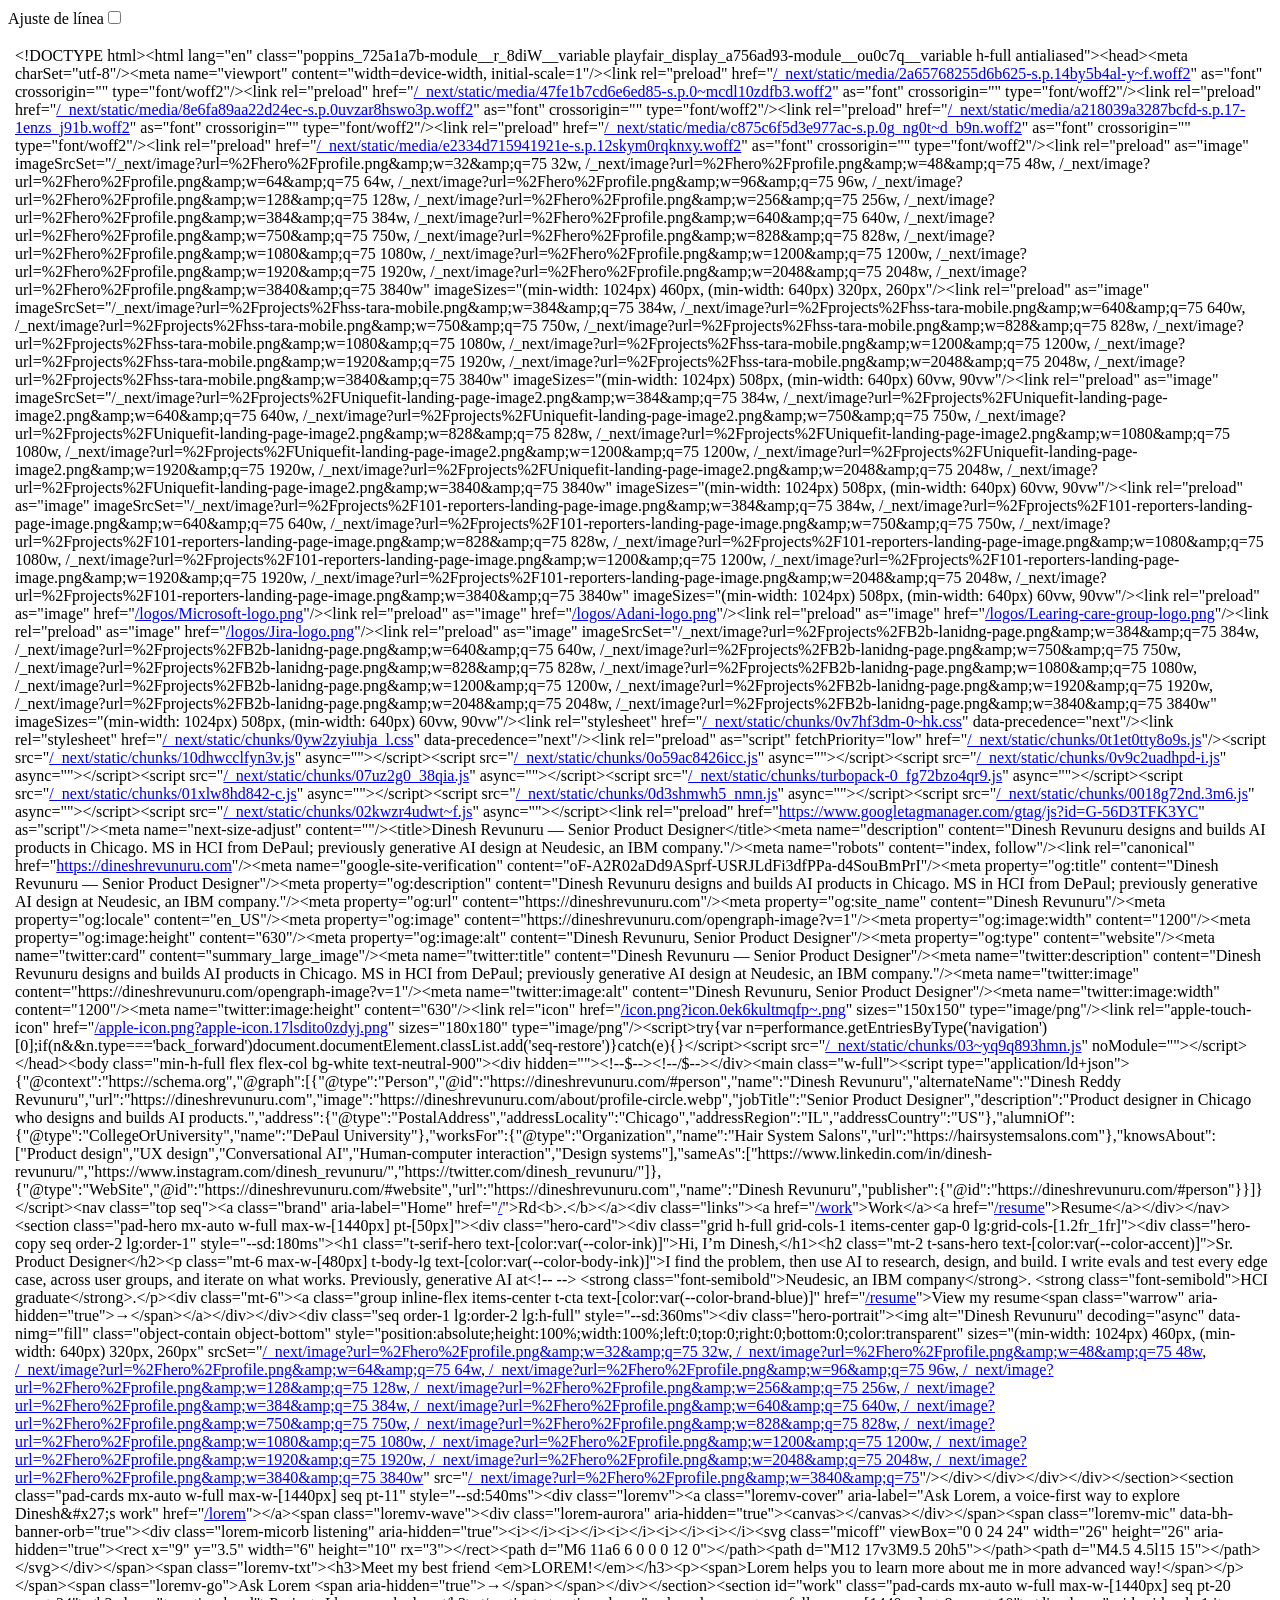
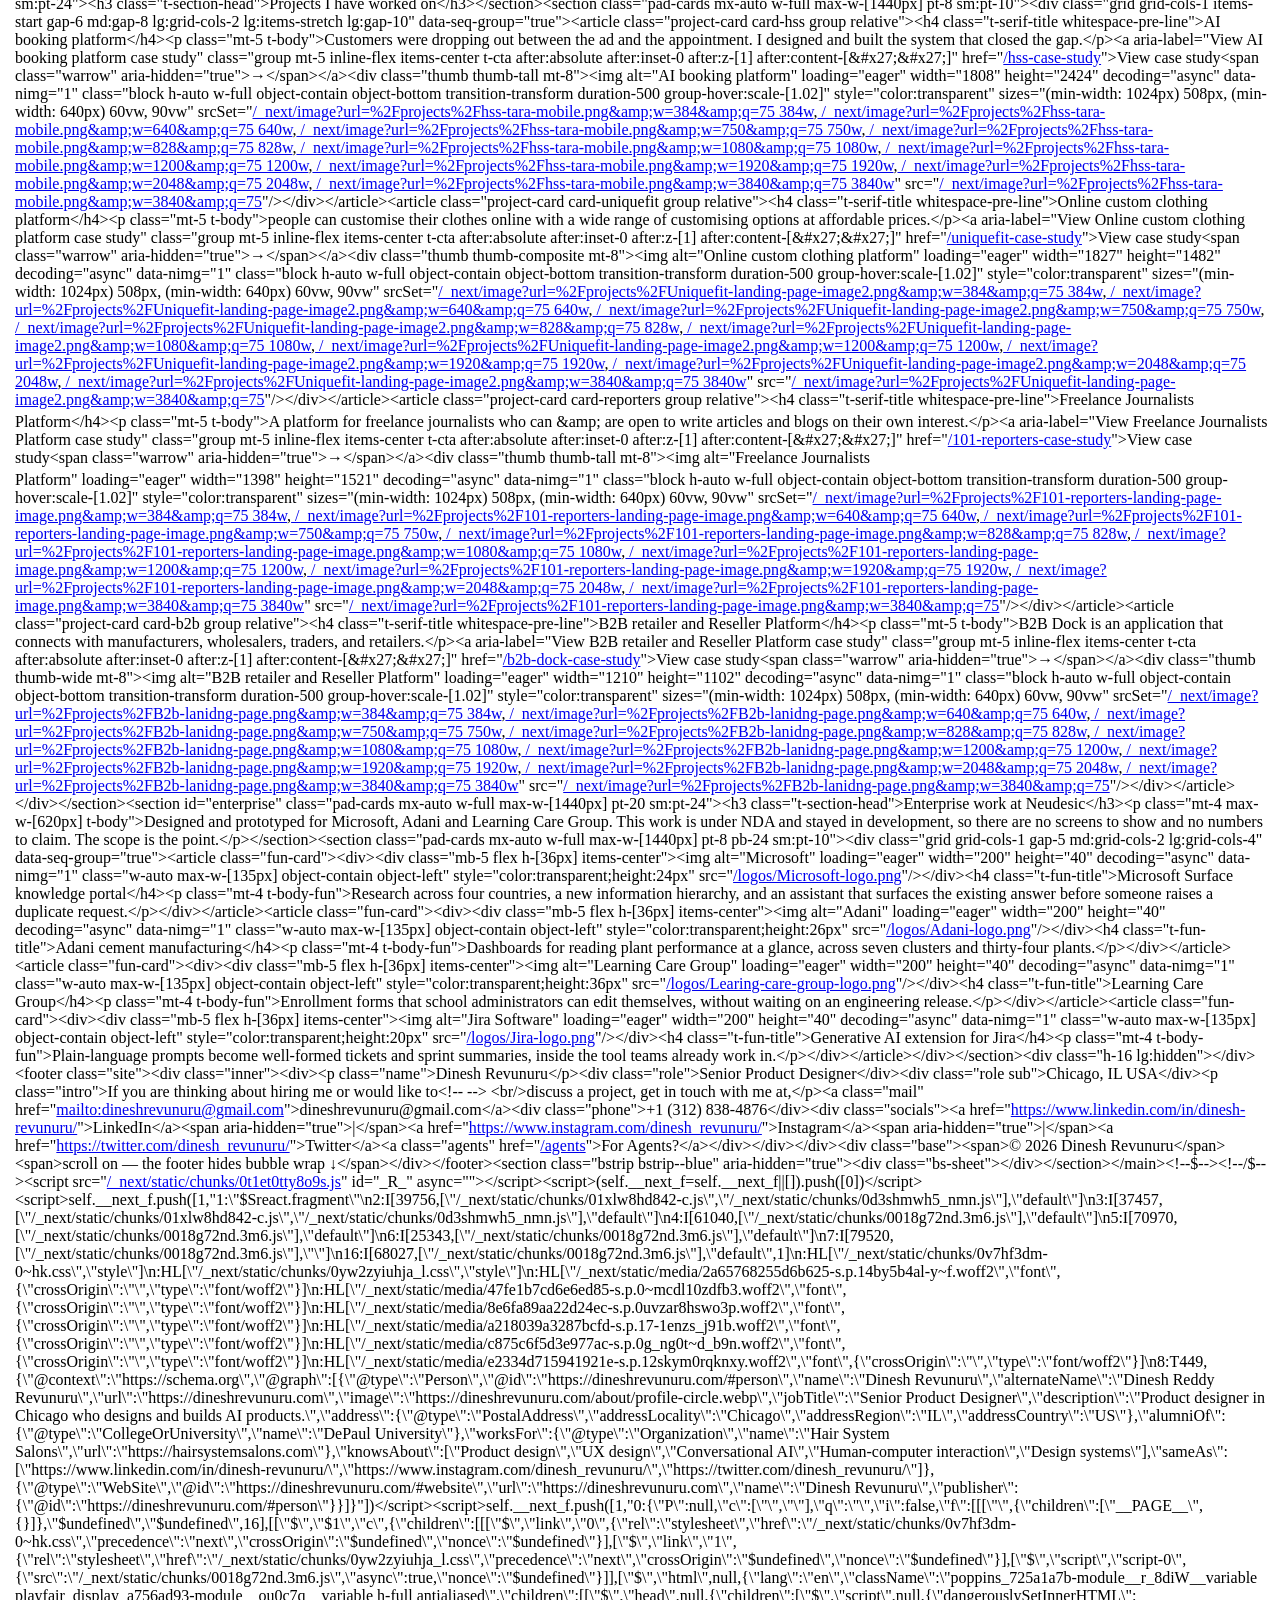
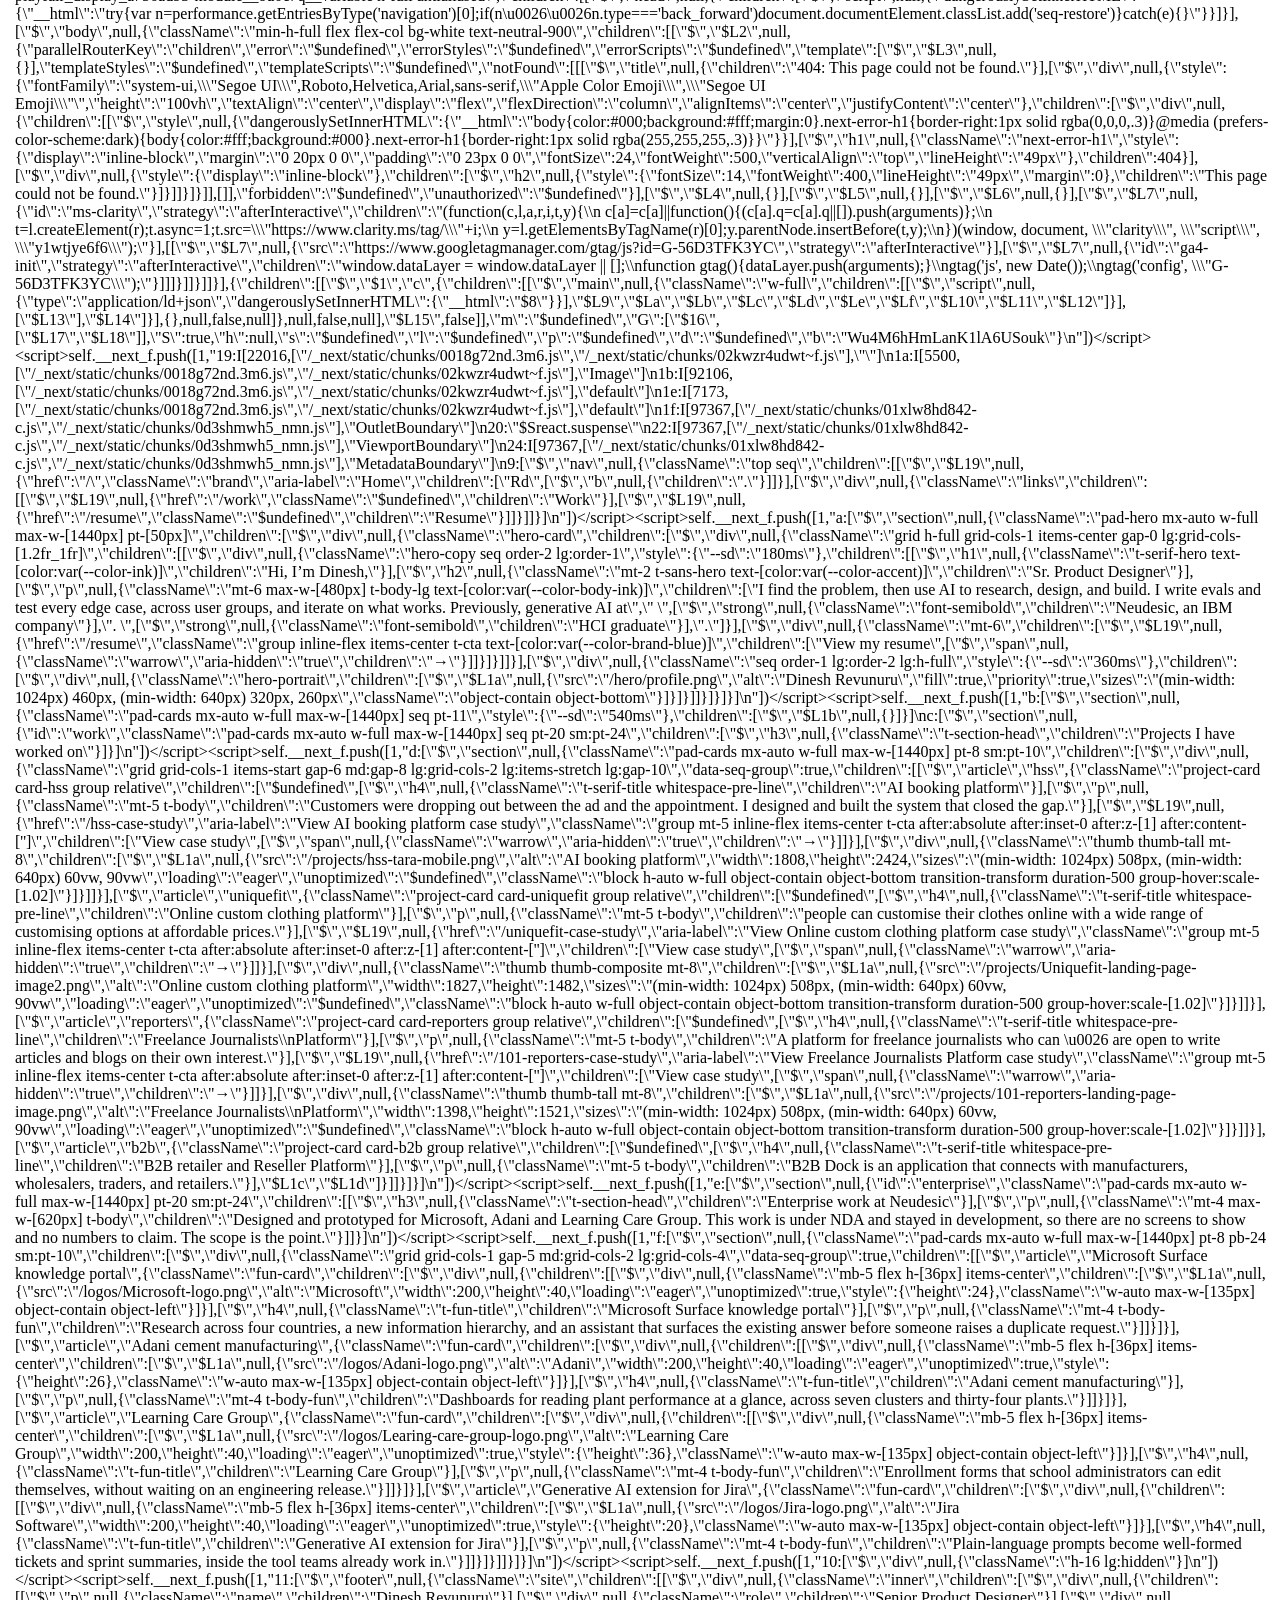
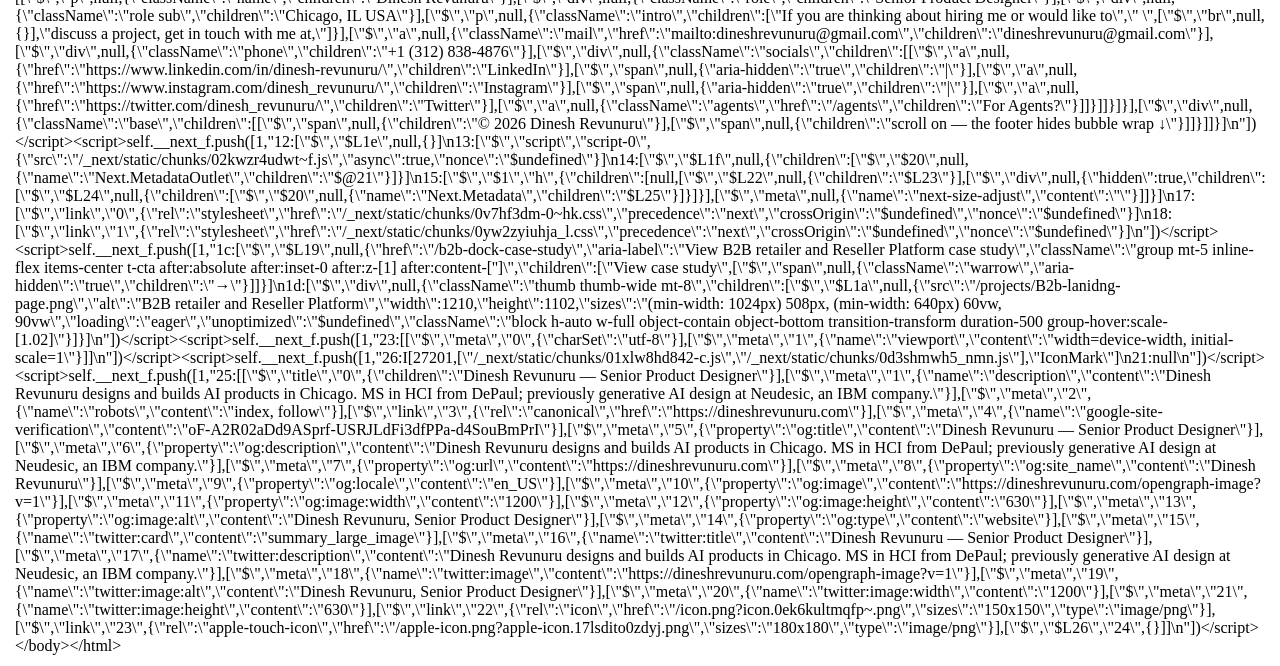
<file: ejemplo/ejemplo-estructura/view-source_https___www.awwwards.com_sites_portfolio-dinesh-revunuru.html>
<!-- saved from url=(0027)https://dineshrevunuru.com/ -->
<html><head><meta http-equiv="Content-Type" content="text/html; charset=UTF-8"><meta name="color-scheme" content="light dark"></head><body><div class="line-gutter-backdrop"></div><form autocomplete="off"><label class="line-wrap-control">Ajuste de línea<input type="checkbox" aria-label="Ajuste de línea"></label></form><div class="source-container"><table class="line-wrap"><tbody><tr><td class="line-number" value="1"></td><td class="line-content"><span class="html-doctype">&lt;!DOCTYPE html&gt;</span><span class="html-tag">&lt;html <span class="html-attribute-name">lang</span>="<span class="html-attribute-value">en</span>" <span class="html-attribute-name">class</span>="<span class="html-attribute-value">poppins_725a1a7b-module__r_8diW__variable playfair_display_a756ad93-module__ou0c7q__variable h-full antialiased</span>"&gt;</span><span class="html-tag">&lt;head&gt;</span><span class="html-tag">&lt;meta <span class="html-attribute-name">charSet</span>="<span class="html-attribute-value">utf-8</span>"/&gt;</span><span class="html-tag">&lt;meta <span class="html-attribute-name">name</span>="<span class="html-attribute-value">viewport</span>" <span class="html-attribute-name">content</span>="<span class="html-attribute-value">width=device-width, initial-scale=1</span>"/&gt;</span><span class="html-tag">&lt;link <span class="html-attribute-name">rel</span>="<span class="html-attribute-value">preload</span>" <span class="html-attribute-name">href</span>="<a class="html-attribute-value html-resource-link" target="_blank" href="https://dineshrevunuru.com/_next/static/media/2a65768255d6b625-s.p.14by5b4al-y~f.woff2" rel="noreferrer noopener">/_next/static/media/2a65768255d6b625-s.p.14by5b4al-y~f.woff2</a>" <span class="html-attribute-name">as</span>="<span class="html-attribute-value">font</span>" <span class="html-attribute-name">crossorigin</span>="" <span class="html-attribute-name">type</span>="<span class="html-attribute-value">font/woff2</span>"/&gt;</span><span class="html-tag">&lt;link <span class="html-attribute-name">rel</span>="<span class="html-attribute-value">preload</span>" <span class="html-attribute-name">href</span>="<a class="html-attribute-value html-resource-link" target="_blank" href="https://dineshrevunuru.com/_next/static/media/47fe1b7cd6e6ed85-s.p.0~mcdl10zdfb3.woff2" rel="noreferrer noopener">/_next/static/media/47fe1b7cd6e6ed85-s.p.0~mcdl10zdfb3.woff2</a>" <span class="html-attribute-name">as</span>="<span class="html-attribute-value">font</span>" <span class="html-attribute-name">crossorigin</span>="" <span class="html-attribute-name">type</span>="<span class="html-attribute-value">font/woff2</span>"/&gt;</span><span class="html-tag">&lt;link <span class="html-attribute-name">rel</span>="<span class="html-attribute-value">preload</span>" <span class="html-attribute-name">href</span>="<a class="html-attribute-value html-resource-link" target="_blank" href="https://dineshrevunuru.com/_next/static/media/8e6fa89aa22d24ec-s.p.0uvzar8hswo3p.woff2" rel="noreferrer noopener">/_next/static/media/8e6fa89aa22d24ec-s.p.0uvzar8hswo3p.woff2</a>" <span class="html-attribute-name">as</span>="<span class="html-attribute-value">font</span>" <span class="html-attribute-name">crossorigin</span>="" <span class="html-attribute-name">type</span>="<span class="html-attribute-value">font/woff2</span>"/&gt;</span><span class="html-tag">&lt;link <span class="html-attribute-name">rel</span>="<span class="html-attribute-value">preload</span>" <span class="html-attribute-name">href</span>="<a class="html-attribute-value html-resource-link" target="_blank" href="https://dineshrevunuru.com/_next/static/media/a218039a3287bcfd-s.p.17-1enzs_j91b.woff2" rel="noreferrer noopener">/_next/static/media/a218039a3287bcfd-s.p.17-1enzs_j91b.woff2</a>" <span class="html-attribute-name">as</span>="<span class="html-attribute-value">font</span>" <span class="html-attribute-name">crossorigin</span>="" <span class="html-attribute-name">type</span>="<span class="html-attribute-value">font/woff2</span>"/&gt;</span><span class="html-tag">&lt;link <span class="html-attribute-name">rel</span>="<span class="html-attribute-value">preload</span>" <span class="html-attribute-name">href</span>="<a class="html-attribute-value html-resource-link" target="_blank" href="https://dineshrevunuru.com/_next/static/media/c875c6f5d3e977ac-s.p.0g_ng0t~d_b9n.woff2" rel="noreferrer noopener">/_next/static/media/c875c6f5d3e977ac-s.p.0g_ng0t~d_b9n.woff2</a>" <span class="html-attribute-name">as</span>="<span class="html-attribute-value">font</span>" <span class="html-attribute-name">crossorigin</span>="" <span class="html-attribute-name">type</span>="<span class="html-attribute-value">font/woff2</span>"/&gt;</span><span class="html-tag">&lt;link <span class="html-attribute-name">rel</span>="<span class="html-attribute-value">preload</span>" <span class="html-attribute-name">href</span>="<a class="html-attribute-value html-resource-link" target="_blank" href="https://dineshrevunuru.com/_next/static/media/e2334d715941921e-s.p.12skym0rqknxy.woff2" rel="noreferrer noopener">/_next/static/media/e2334d715941921e-s.p.12skym0rqknxy.woff2</a>" <span class="html-attribute-name">as</span>="<span class="html-attribute-value">font</span>" <span class="html-attribute-name">crossorigin</span>="" <span class="html-attribute-name">type</span>="<span class="html-attribute-value">font/woff2</span>"/&gt;</span><span class="html-tag">&lt;link <span class="html-attribute-name">rel</span>="<span class="html-attribute-value">preload</span>" <span class="html-attribute-name">as</span>="<span class="html-attribute-value">image</span>" <span class="html-attribute-name">imageSrcSet</span>="<span class="html-attribute-value">/_next/image?url=%2Fhero%2Fprofile.png&amp;amp;w=32&amp;amp;q=75 32w, /_next/image?url=%2Fhero%2Fprofile.png&amp;amp;w=48&amp;amp;q=75 48w, /_next/image?url=%2Fhero%2Fprofile.png&amp;amp;w=64&amp;amp;q=75 64w, /_next/image?url=%2Fhero%2Fprofile.png&amp;amp;w=96&amp;amp;q=75 96w, /_next/image?url=%2Fhero%2Fprofile.png&amp;amp;w=128&amp;amp;q=75 128w, /_next/image?url=%2Fhero%2Fprofile.png&amp;amp;w=256&amp;amp;q=75 256w, /_next/image?url=%2Fhero%2Fprofile.png&amp;amp;w=384&amp;amp;q=75 384w, /_next/image?url=%2Fhero%2Fprofile.png&amp;amp;w=640&amp;amp;q=75 640w, /_next/image?url=%2Fhero%2Fprofile.png&amp;amp;w=750&amp;amp;q=75 750w, /_next/image?url=%2Fhero%2Fprofile.png&amp;amp;w=828&amp;amp;q=75 828w, /_next/image?url=%2Fhero%2Fprofile.png&amp;amp;w=1080&amp;amp;q=75 1080w, /_next/image?url=%2Fhero%2Fprofile.png&amp;amp;w=1200&amp;amp;q=75 1200w, /_next/image?url=%2Fhero%2Fprofile.png&amp;amp;w=1920&amp;amp;q=75 1920w, /_next/image?url=%2Fhero%2Fprofile.png&amp;amp;w=2048&amp;amp;q=75 2048w, /_next/image?url=%2Fhero%2Fprofile.png&amp;amp;w=3840&amp;amp;q=75 3840w</span>" <span class="html-attribute-name">imageSizes</span>="<span class="html-attribute-value">(min-width: 1024px) 460px, (min-width: 640px) 320px, 260px</span>"/&gt;</span><span class="html-tag">&lt;link <span class="html-attribute-name">rel</span>="<span class="html-attribute-value">preload</span>" <span class="html-attribute-name">as</span>="<span class="html-attribute-value">image</span>" <span class="html-attribute-name">imageSrcSet</span>="<span class="html-attribute-value">/_next/image?url=%2Fprojects%2Fhss-tara-mobile.png&amp;amp;w=384&amp;amp;q=75 384w, /_next/image?url=%2Fprojects%2Fhss-tara-mobile.png&amp;amp;w=640&amp;amp;q=75 640w, /_next/image?url=%2Fprojects%2Fhss-tara-mobile.png&amp;amp;w=750&amp;amp;q=75 750w, /_next/image?url=%2Fprojects%2Fhss-tara-mobile.png&amp;amp;w=828&amp;amp;q=75 828w, /_next/image?url=%2Fprojects%2Fhss-tara-mobile.png&amp;amp;w=1080&amp;amp;q=75 1080w, /_next/image?url=%2Fprojects%2Fhss-tara-mobile.png&amp;amp;w=1200&amp;amp;q=75 1200w, /_next/image?url=%2Fprojects%2Fhss-tara-mobile.png&amp;amp;w=1920&amp;amp;q=75 1920w, /_next/image?url=%2Fprojects%2Fhss-tara-mobile.png&amp;amp;w=2048&amp;amp;q=75 2048w, /_next/image?url=%2Fprojects%2Fhss-tara-mobile.png&amp;amp;w=3840&amp;amp;q=75 3840w</span>" <span class="html-attribute-name">imageSizes</span>="<span class="html-attribute-value">(min-width: 1024px) 508px, (min-width: 640px) 60vw, 90vw</span>"/&gt;</span><span class="html-tag">&lt;link <span class="html-attribute-name">rel</span>="<span class="html-attribute-value">preload</span>" <span class="html-attribute-name">as</span>="<span class="html-attribute-value">image</span>" <span class="html-attribute-name">imageSrcSet</span>="<span class="html-attribute-value">/_next/image?url=%2Fprojects%2FUniquefit-landing-page-image2.png&amp;amp;w=384&amp;amp;q=75 384w, /_next/image?url=%2Fprojects%2FUniquefit-landing-page-image2.png&amp;amp;w=640&amp;amp;q=75 640w, /_next/image?url=%2Fprojects%2FUniquefit-landing-page-image2.png&amp;amp;w=750&amp;amp;q=75 750w, /_next/image?url=%2Fprojects%2FUniquefit-landing-page-image2.png&amp;amp;w=828&amp;amp;q=75 828w, /_next/image?url=%2Fprojects%2FUniquefit-landing-page-image2.png&amp;amp;w=1080&amp;amp;q=75 1080w, /_next/image?url=%2Fprojects%2FUniquefit-landing-page-image2.png&amp;amp;w=1200&amp;amp;q=75 1200w, /_next/image?url=%2Fprojects%2FUniquefit-landing-page-image2.png&amp;amp;w=1920&amp;amp;q=75 1920w, /_next/image?url=%2Fprojects%2FUniquefit-landing-page-image2.png&amp;amp;w=2048&amp;amp;q=75 2048w, /_next/image?url=%2Fprojects%2FUniquefit-landing-page-image2.png&amp;amp;w=3840&amp;amp;q=75 3840w</span>" <span class="html-attribute-name">imageSizes</span>="<span class="html-attribute-value">(min-width: 1024px) 508px, (min-width: 640px) 60vw, 90vw</span>"/&gt;</span><span class="html-tag">&lt;link <span class="html-attribute-name">rel</span>="<span class="html-attribute-value">preload</span>" <span class="html-attribute-name">as</span>="<span class="html-attribute-value">image</span>" <span class="html-attribute-name">imageSrcSet</span>="<span class="html-attribute-value">/_next/image?url=%2Fprojects%2F101-reporters-landing-page-image.png&amp;amp;w=384&amp;amp;q=75 384w, /_next/image?url=%2Fprojects%2F101-reporters-landing-page-image.png&amp;amp;w=640&amp;amp;q=75 640w, /_next/image?url=%2Fprojects%2F101-reporters-landing-page-image.png&amp;amp;w=750&amp;amp;q=75 750w, /_next/image?url=%2Fprojects%2F101-reporters-landing-page-image.png&amp;amp;w=828&amp;amp;q=75 828w, /_next/image?url=%2Fprojects%2F101-reporters-landing-page-image.png&amp;amp;w=1080&amp;amp;q=75 1080w, /_next/image?url=%2Fprojects%2F101-reporters-landing-page-image.png&amp;amp;w=1200&amp;amp;q=75 1200w, /_next/image?url=%2Fprojects%2F101-reporters-landing-page-image.png&amp;amp;w=1920&amp;amp;q=75 1920w, /_next/image?url=%2Fprojects%2F101-reporters-landing-page-image.png&amp;amp;w=2048&amp;amp;q=75 2048w, /_next/image?url=%2Fprojects%2F101-reporters-landing-page-image.png&amp;amp;w=3840&amp;amp;q=75 3840w</span>" <span class="html-attribute-name">imageSizes</span>="<span class="html-attribute-value">(min-width: 1024px) 508px, (min-width: 640px) 60vw, 90vw</span>"/&gt;</span><span class="html-tag">&lt;link <span class="html-attribute-name">rel</span>="<span class="html-attribute-value">preload</span>" <span class="html-attribute-name">as</span>="<span class="html-attribute-value">image</span>" <span class="html-attribute-name">href</span>="<a class="html-attribute-value html-resource-link" target="_blank" href="https://dineshrevunuru.com/logos/Microsoft-logo.png" rel="noreferrer noopener">/logos/Microsoft-logo.png</a>"/&gt;</span><span class="html-tag">&lt;link <span class="html-attribute-name">rel</span>="<span class="html-attribute-value">preload</span>" <span class="html-attribute-name">as</span>="<span class="html-attribute-value">image</span>" <span class="html-attribute-name">href</span>="<a class="html-attribute-value html-resource-link" target="_blank" href="https://dineshrevunuru.com/logos/Adani-logo.png" rel="noreferrer noopener">/logos/Adani-logo.png</a>"/&gt;</span><span class="html-tag">&lt;link <span class="html-attribute-name">rel</span>="<span class="html-attribute-value">preload</span>" <span class="html-attribute-name">as</span>="<span class="html-attribute-value">image</span>" <span class="html-attribute-name">href</span>="<a class="html-attribute-value html-resource-link" target="_blank" href="https://dineshrevunuru.com/logos/Learing-care-group-logo.png" rel="noreferrer noopener">/logos/Learing-care-group-logo.png</a>"/&gt;</span><span class="html-tag">&lt;link <span class="html-attribute-name">rel</span>="<span class="html-attribute-value">preload</span>" <span class="html-attribute-name">as</span>="<span class="html-attribute-value">image</span>" <span class="html-attribute-name">href</span>="<a class="html-attribute-value html-resource-link" target="_blank" href="https://dineshrevunuru.com/logos/Jira-logo.png" rel="noreferrer noopener">/logos/Jira-logo.png</a>"/&gt;</span><span class="html-tag">&lt;link <span class="html-attribute-name">rel</span>="<span class="html-attribute-value">preload</span>" <span class="html-attribute-name">as</span>="<span class="html-attribute-value">image</span>" <span class="html-attribute-name">imageSrcSet</span>="<span class="html-attribute-value">/_next/image?url=%2Fprojects%2FB2b-lanidng-page.png&amp;amp;w=384&amp;amp;q=75 384w, /_next/image?url=%2Fprojects%2FB2b-lanidng-page.png&amp;amp;w=640&amp;amp;q=75 640w, /_next/image?url=%2Fprojects%2FB2b-lanidng-page.png&amp;amp;w=750&amp;amp;q=75 750w, /_next/image?url=%2Fprojects%2FB2b-lanidng-page.png&amp;amp;w=828&amp;amp;q=75 828w, /_next/image?url=%2Fprojects%2FB2b-lanidng-page.png&amp;amp;w=1080&amp;amp;q=75 1080w, /_next/image?url=%2Fprojects%2FB2b-lanidng-page.png&amp;amp;w=1200&amp;amp;q=75 1200w, /_next/image?url=%2Fprojects%2FB2b-lanidng-page.png&amp;amp;w=1920&amp;amp;q=75 1920w, /_next/image?url=%2Fprojects%2FB2b-lanidng-page.png&amp;amp;w=2048&amp;amp;q=75 2048w, /_next/image?url=%2Fprojects%2FB2b-lanidng-page.png&amp;amp;w=3840&amp;amp;q=75 3840w</span>" <span class="html-attribute-name">imageSizes</span>="<span class="html-attribute-value">(min-width: 1024px) 508px, (min-width: 640px) 60vw, 90vw</span>"/&gt;</span><span class="html-tag">&lt;link <span class="html-attribute-name">rel</span>="<span class="html-attribute-value">stylesheet</span>" <span class="html-attribute-name">href</span>="<a class="html-attribute-value html-resource-link" target="_blank" href="https://dineshrevunuru.com/_next/static/chunks/0v7hf3dm-0~hk.css" rel="noreferrer noopener">/_next/static/chunks/0v7hf3dm-0~hk.css</a>" <span class="html-attribute-name">data-precedence</span>="<span class="html-attribute-value">next</span>"/&gt;</span><span class="html-tag">&lt;link <span class="html-attribute-name">rel</span>="<span class="html-attribute-value">stylesheet</span>" <span class="html-attribute-name">href</span>="<a class="html-attribute-value html-resource-link" target="_blank" href="https://dineshrevunuru.com/_next/static/chunks/0yw2zyiuhja_l.css" rel="noreferrer noopener">/_next/static/chunks/0yw2zyiuhja_l.css</a>" <span class="html-attribute-name">data-precedence</span>="<span class="html-attribute-value">next</span>"/&gt;</span><span class="html-tag">&lt;link <span class="html-attribute-name">rel</span>="<span class="html-attribute-value">preload</span>" <span class="html-attribute-name">as</span>="<span class="html-attribute-value">script</span>" <span class="html-attribute-name">fetchPriority</span>="<span class="html-attribute-value">low</span>" <span class="html-attribute-name">href</span>="<a class="html-attribute-value html-resource-link" target="_blank" href="https://dineshrevunuru.com/_next/static/chunks/0t1et0tty8o9s.js" rel="noreferrer noopener">/_next/static/chunks/0t1et0tty8o9s.js</a>"/&gt;</span><span class="html-tag">&lt;script <span class="html-attribute-name">src</span>="<a class="html-attribute-value html-resource-link" target="_blank" href="https://dineshrevunuru.com/_next/static/chunks/10dhwcclfyn3v.js" rel="noreferrer noopener">/_next/static/chunks/10dhwcclfyn3v.js</a>" <span class="html-attribute-name">async</span>=""&gt;</span><span class="html-tag">&lt;/script&gt;</span><span class="html-tag">&lt;script <span class="html-attribute-name">src</span>="<a class="html-attribute-value html-resource-link" target="_blank" href="https://dineshrevunuru.com/_next/static/chunks/0o59ac8426icc.js" rel="noreferrer noopener">/_next/static/chunks/0o59ac8426icc.js</a>" <span class="html-attribute-name">async</span>=""&gt;</span><span class="html-tag">&lt;/script&gt;</span><span class="html-tag">&lt;script <span class="html-attribute-name">src</span>="<a class="html-attribute-value html-resource-link" target="_blank" href="https://dineshrevunuru.com/_next/static/chunks/0v9c2uadhpd-i.js" rel="noreferrer noopener">/_next/static/chunks/0v9c2uadhpd-i.js</a>" <span class="html-attribute-name">async</span>=""&gt;</span><span class="html-tag">&lt;/script&gt;</span><span class="html-tag">&lt;script <span class="html-attribute-name">src</span>="<a class="html-attribute-value html-resource-link" target="_blank" href="https://dineshrevunuru.com/_next/static/chunks/07uz2g0_38qia.js" rel="noreferrer noopener">/_next/static/chunks/07uz2g0_38qia.js</a>" <span class="html-attribute-name">async</span>=""&gt;</span><span class="html-tag">&lt;/script&gt;</span><span class="html-tag">&lt;script <span class="html-attribute-name">src</span>="<a class="html-attribute-value html-resource-link" target="_blank" href="https://dineshrevunuru.com/_next/static/chunks/turbopack-0_fg72bzo4qr9.js" rel="noreferrer noopener">/_next/static/chunks/turbopack-0_fg72bzo4qr9.js</a>" <span class="html-attribute-name">async</span>=""&gt;</span><span class="html-tag">&lt;/script&gt;</span><span class="html-tag">&lt;script <span class="html-attribute-name">src</span>="<a class="html-attribute-value html-resource-link" target="_blank" href="https://dineshrevunuru.com/_next/static/chunks/01xlw8hd842-c.js" rel="noreferrer noopener">/_next/static/chunks/01xlw8hd842-c.js</a>" <span class="html-attribute-name">async</span>=""&gt;</span><span class="html-tag">&lt;/script&gt;</span><span class="html-tag">&lt;script <span class="html-attribute-name">src</span>="<a class="html-attribute-value html-resource-link" target="_blank" href="https://dineshrevunuru.com/_next/static/chunks/0d3shmwh5_nmn.js" rel="noreferrer noopener">/_next/static/chunks/0d3shmwh5_nmn.js</a>" <span class="html-attribute-name">async</span>=""&gt;</span><span class="html-tag">&lt;/script&gt;</span><span class="html-tag">&lt;script <span class="html-attribute-name">src</span>="<a class="html-attribute-value html-resource-link" target="_blank" href="https://dineshrevunuru.com/_next/static/chunks/0018g72nd.3m6.js" rel="noreferrer noopener">/_next/static/chunks/0018g72nd.3m6.js</a>" <span class="html-attribute-name">async</span>=""&gt;</span><span class="html-tag">&lt;/script&gt;</span><span class="html-tag">&lt;script <span class="html-attribute-name">src</span>="<a class="html-attribute-value html-resource-link" target="_blank" href="https://dineshrevunuru.com/_next/static/chunks/02kwzr4udwt~f.js" rel="noreferrer noopener">/_next/static/chunks/02kwzr4udwt~f.js</a>" <span class="html-attribute-name">async</span>=""&gt;</span><span class="html-tag">&lt;/script&gt;</span><span class="html-tag">&lt;link <span class="html-attribute-name">rel</span>="<span class="html-attribute-value">preload</span>" <span class="html-attribute-name">href</span>="<a class="html-attribute-value html-resource-link" target="_blank" href="https://www.googletagmanager.com/gtag/js?id=G-56D3TFK3YC" rel="noreferrer noopener">https://www.googletagmanager.com/gtag/js?id=G-56D3TFK3YC</a>" <span class="html-attribute-name">as</span>="<span class="html-attribute-value">script</span>"/&gt;</span><span class="html-tag">&lt;meta <span class="html-attribute-name">name</span>="<span class="html-attribute-value">next-size-adjust</span>" <span class="html-attribute-name">content</span>=""/&gt;</span><span class="html-tag">&lt;title&gt;</span>Dinesh Revunuru — Senior Product Designer<span class="html-tag">&lt;/title&gt;</span><span class="html-tag">&lt;meta <span class="html-attribute-name">name</span>="<span class="html-attribute-value">description</span>" <span class="html-attribute-name">content</span>="<span class="html-attribute-value">Dinesh Revunuru designs and builds AI products in Chicago. MS in HCI from DePaul; previously generative AI design at Neudesic, an IBM company.</span>"/&gt;</span><span class="html-tag">&lt;meta <span class="html-attribute-name">name</span>="<span class="html-attribute-value">robots</span>" <span class="html-attribute-name">content</span>="<span class="html-attribute-value">index, follow</span>"/&gt;</span><span class="html-tag">&lt;link <span class="html-attribute-name">rel</span>="<span class="html-attribute-value">canonical</span>" <span class="html-attribute-name">href</span>="<a class="html-attribute-value html-resource-link" target="_blank" href="https://dineshrevunuru.com/" rel="noreferrer noopener">https://dineshrevunuru.com</a>"/&gt;</span><span class="html-tag">&lt;meta <span class="html-attribute-name">name</span>="<span class="html-attribute-value">google-site-verification</span>" <span class="html-attribute-name">content</span>="<span class="html-attribute-value">oF-A2R02aDd9ASprf-USRJLdFi3dfPPa-d4SouBmPrI</span>"/&gt;</span><span class="html-tag">&lt;meta <span class="html-attribute-name">property</span>="<span class="html-attribute-value">og:title</span>" <span class="html-attribute-name">content</span>="<span class="html-attribute-value">Dinesh Revunuru — Senior Product Designer</span>"/&gt;</span><span class="html-tag">&lt;meta <span class="html-attribute-name">property</span>="<span class="html-attribute-value">og:description</span>" <span class="html-attribute-name">content</span>="<span class="html-attribute-value">Dinesh Revunuru designs and builds AI products in Chicago. MS in HCI from DePaul; previously generative AI design at Neudesic, an IBM company.</span>"/&gt;</span><span class="html-tag">&lt;meta <span class="html-attribute-name">property</span>="<span class="html-attribute-value">og:url</span>" <span class="html-attribute-name">content</span>="<span class="html-attribute-value">https://dineshrevunuru.com</span>"/&gt;</span><span class="html-tag">&lt;meta <span class="html-attribute-name">property</span>="<span class="html-attribute-value">og:site_name</span>" <span class="html-attribute-name">content</span>="<span class="html-attribute-value">Dinesh Revunuru</span>"/&gt;</span><span class="html-tag">&lt;meta <span class="html-attribute-name">property</span>="<span class="html-attribute-value">og:locale</span>" <span class="html-attribute-name">content</span>="<span class="html-attribute-value">en_US</span>"/&gt;</span><span class="html-tag">&lt;meta <span class="html-attribute-name">property</span>="<span class="html-attribute-value">og:image</span>" <span class="html-attribute-name">content</span>="<span class="html-attribute-value">https://dineshrevunuru.com/opengraph-image?v=1</span>"/&gt;</span><span class="html-tag">&lt;meta <span class="html-attribute-name">property</span>="<span class="html-attribute-value">og:image:width</span>" <span class="html-attribute-name">content</span>="<span class="html-attribute-value">1200</span>"/&gt;</span><span class="html-tag">&lt;meta <span class="html-attribute-name">property</span>="<span class="html-attribute-value">og:image:height</span>" <span class="html-attribute-name">content</span>="<span class="html-attribute-value">630</span>"/&gt;</span><span class="html-tag">&lt;meta <span class="html-attribute-name">property</span>="<span class="html-attribute-value">og:image:alt</span>" <span class="html-attribute-name">content</span>="<span class="html-attribute-value">Dinesh Revunuru, Senior Product Designer</span>"/&gt;</span><span class="html-tag">&lt;meta <span class="html-attribute-name">property</span>="<span class="html-attribute-value">og:type</span>" <span class="html-attribute-name">content</span>="<span class="html-attribute-value">website</span>"/&gt;</span><span class="html-tag">&lt;meta <span class="html-attribute-name">name</span>="<span class="html-attribute-value">twitter:card</span>" <span class="html-attribute-name">content</span>="<span class="html-attribute-value">summary_large_image</span>"/&gt;</span><span class="html-tag">&lt;meta <span class="html-attribute-name">name</span>="<span class="html-attribute-value">twitter:title</span>" <span class="html-attribute-name">content</span>="<span class="html-attribute-value">Dinesh Revunuru — Senior Product Designer</span>"/&gt;</span><span class="html-tag">&lt;meta <span class="html-attribute-name">name</span>="<span class="html-attribute-value">twitter:description</span>" <span class="html-attribute-name">content</span>="<span class="html-attribute-value">Dinesh Revunuru designs and builds AI products in Chicago. MS in HCI from DePaul; previously generative AI design at Neudesic, an IBM company.</span>"/&gt;</span><span class="html-tag">&lt;meta <span class="html-attribute-name">name</span>="<span class="html-attribute-value">twitter:image</span>" <span class="html-attribute-name">content</span>="<span class="html-attribute-value">https://dineshrevunuru.com/opengraph-image?v=1</span>"/&gt;</span><span class="html-tag">&lt;meta <span class="html-attribute-name">name</span>="<span class="html-attribute-value">twitter:image:alt</span>" <span class="html-attribute-name">content</span>="<span class="html-attribute-value">Dinesh Revunuru, Senior Product Designer</span>"/&gt;</span><span class="html-tag">&lt;meta <span class="html-attribute-name">name</span>="<span class="html-attribute-value">twitter:image:width</span>" <span class="html-attribute-name">content</span>="<span class="html-attribute-value">1200</span>"/&gt;</span><span class="html-tag">&lt;meta <span class="html-attribute-name">name</span>="<span class="html-attribute-value">twitter:image:height</span>" <span class="html-attribute-name">content</span>="<span class="html-attribute-value">630</span>"/&gt;</span><span class="html-tag">&lt;link <span class="html-attribute-name">rel</span>="<span class="html-attribute-value">icon</span>" <span class="html-attribute-name">href</span>="<a class="html-attribute-value html-resource-link" target="_blank" href="https://dineshrevunuru.com/icon.png?icon.0ek6kultmqfp~.png" rel="noreferrer noopener">/icon.png?icon.0ek6kultmqfp~.png</a>" <span class="html-attribute-name">sizes</span>="<span class="html-attribute-value">150x150</span>" <span class="html-attribute-name">type</span>="<span class="html-attribute-value">image/png</span>"/&gt;</span><span class="html-tag">&lt;link <span class="html-attribute-name">rel</span>="<span class="html-attribute-value">apple-touch-icon</span>" <span class="html-attribute-name">href</span>="<a class="html-attribute-value html-resource-link" target="_blank" href="https://dineshrevunuru.com/apple-icon.png?apple-icon.17lsdito0zdyj.png" rel="noreferrer noopener">/apple-icon.png?apple-icon.17lsdito0zdyj.png</a>" <span class="html-attribute-name">sizes</span>="<span class="html-attribute-value">180x180</span>" <span class="html-attribute-name">type</span>="<span class="html-attribute-value">image/png</span>"/&gt;</span><span class="html-tag">&lt;script&gt;</span>try{var n=performance.getEntriesByType('navigation')[0];if(n&amp;&amp;n.type==='back_forward')document.documentElement.classList.add('seq-restore')}catch(e){}<span class="html-tag">&lt;/script&gt;</span><span class="html-tag">&lt;script <span class="html-attribute-name">src</span>="<a class="html-attribute-value html-resource-link" target="_blank" href="https://dineshrevunuru.com/_next/static/chunks/03~yq9q893hmn.js" rel="noreferrer noopener">/_next/static/chunks/03~yq9q893hmn.js</a>" <span class="html-attribute-name">noModule</span>=""&gt;</span><span class="html-tag">&lt;/script&gt;</span><span class="html-tag">&lt;/head&gt;</span><span class="html-tag">&lt;body <span class="html-attribute-name">class</span>="<span class="html-attribute-value">min-h-full flex flex-col bg-white text-neutral-900</span>"&gt;</span><span class="html-tag">&lt;div <span class="html-attribute-name">hidden</span>=""&gt;</span><span class="html-comment">&lt;!--$--&gt;</span><span class="html-comment">&lt;!--/$--&gt;</span><span class="html-tag">&lt;/div&gt;</span><span class="html-tag">&lt;main <span class="html-attribute-name">class</span>="<span class="html-attribute-value">w-full</span>"&gt;</span><span class="html-tag">&lt;script <span class="html-attribute-name">type</span>="<span class="html-attribute-value">application/ld+json</span>"&gt;</span>{"@context":"https://schema.org","@graph":[{"@type":"Person","@id":"https://dineshrevunuru.com/#person","name":"Dinesh Revunuru","alternateName":"Dinesh Reddy Revunuru","url":"https://dineshrevunuru.com","image":"https://dineshrevunuru.com/about/profile-circle.webp","jobTitle":"Senior Product Designer","description":"Product designer in Chicago who designs and builds AI products.","address":{"@type":"PostalAddress","addressLocality":"Chicago","addressRegion":"IL","addressCountry":"US"},"alumniOf":{"@type":"CollegeOrUniversity","name":"DePaul University"},"worksFor":{"@type":"Organization","name":"Hair System Salons","url":"https://hairsystemsalons.com"},"knowsAbout":["Product design","UX design","Conversational AI","Human-computer interaction","Design systems"],"sameAs":["https://www.linkedin.com/in/dinesh-revunuru/","https://www.instagram.com/dinesh_revunuru/","https://twitter.com/dinesh_revunuru/"]},{"@type":"WebSite","@id":"https://dineshrevunuru.com/#website","url":"https://dineshrevunuru.com","name":"Dinesh Revunuru","publisher":{"@id":"https://dineshrevunuru.com/#person"}}]}<span class="html-tag">&lt;/script&gt;</span><span class="html-tag">&lt;nav <span class="html-attribute-name">class</span>="<span class="html-attribute-value">top seq</span>"&gt;</span><span class="html-tag">&lt;a <span class="html-attribute-name">class</span>="<span class="html-attribute-value">brand</span>" <span class="html-attribute-name">aria-label</span>="<span class="html-attribute-value">Home</span>" <span class="html-attribute-name">href</span>="<a class="html-attribute-value html-external-link" target="_blank" href="https://dineshrevunuru.com/" rel="noreferrer noopener">/</a>"&gt;</span>Rd<span class="html-tag">&lt;b&gt;</span>.<span class="html-tag">&lt;/b&gt;</span><span class="html-tag">&lt;/a&gt;</span><span class="html-tag">&lt;div <span class="html-attribute-name">class</span>="<span class="html-attribute-value">links</span>"&gt;</span><span class="html-tag">&lt;a <span class="html-attribute-name">href</span>="<a class="html-attribute-value html-external-link" target="_blank" href="https://dineshrevunuru.com/work" rel="noreferrer noopener">/work</a>"&gt;</span>Work<span class="html-tag">&lt;/a&gt;</span><span class="html-tag">&lt;a <span class="html-attribute-name">href</span>="<a class="html-attribute-value html-external-link" target="_blank" href="https://dineshrevunuru.com/resume" rel="noreferrer noopener">/resume</a>"&gt;</span>Resume<span class="html-tag">&lt;/a&gt;</span><span class="html-tag">&lt;/div&gt;</span><span class="html-tag">&lt;/nav&gt;</span><span class="html-tag">&lt;section <span class="html-attribute-name">class</span>="<span class="html-attribute-value">pad-hero mx-auto w-full max-w-[1440px] pt-[50px]</span>"&gt;</span><span class="html-tag">&lt;div <span class="html-attribute-name">class</span>="<span class="html-attribute-value">hero-card</span>"&gt;</span><span class="html-tag">&lt;div <span class="html-attribute-name">class</span>="<span class="html-attribute-value">grid h-full grid-cols-1 items-center gap-0 lg:grid-cols-[1.2fr_1fr]</span>"&gt;</span><span class="html-tag">&lt;div <span class="html-attribute-name">class</span>="<span class="html-attribute-value">hero-copy seq order-2 lg:order-1</span>" <span class="html-attribute-name">style</span>="<span class="html-attribute-value">--sd:180ms</span>"&gt;</span><span class="html-tag">&lt;h1 <span class="html-attribute-name">class</span>="<span class="html-attribute-value">t-serif-hero text-[color:var(--color-ink)]</span>"&gt;</span>Hi, I’m Dinesh,<span class="html-tag">&lt;/h1&gt;</span><span class="html-tag">&lt;h2 <span class="html-attribute-name">class</span>="<span class="html-attribute-value">mt-2 t-sans-hero text-[color:var(--color-accent)]</span>"&gt;</span>Sr. Product Designer<span class="html-tag">&lt;/h2&gt;</span><span class="html-tag">&lt;p <span class="html-attribute-name">class</span>="<span class="html-attribute-value">mt-6 max-w-[480px] t-body-lg text-[color:var(--color-body-ink)]</span>"&gt;</span>I find the problem, then use AI to research, design, and build. I write evals and test every edge case, across user groups, and iterate on what works. Previously, generative AI at<span class="html-comment">&lt;!-- --&gt;</span> <span class="html-tag">&lt;strong <span class="html-attribute-name">class</span>="<span class="html-attribute-value">font-semibold</span>"&gt;</span>Neudesic, an IBM company<span class="html-tag">&lt;/strong&gt;</span>. <span class="html-tag">&lt;strong <span class="html-attribute-name">class</span>="<span class="html-attribute-value">font-semibold</span>"&gt;</span>HCI graduate<span class="html-tag">&lt;/strong&gt;</span>.<span class="html-tag">&lt;/p&gt;</span><span class="html-tag">&lt;div <span class="html-attribute-name">class</span>="<span class="html-attribute-value">mt-6</span>"&gt;</span><span class="html-tag">&lt;a <span class="html-attribute-name">class</span>="<span class="html-attribute-value">group inline-flex items-center t-cta text-[color:var(--color-brand-blue)]</span>" <span class="html-attribute-name">href</span>="<a class="html-attribute-value html-external-link" target="_blank" href="https://dineshrevunuru.com/resume" rel="noreferrer noopener">/resume</a>"&gt;</span>View my resume<span class="html-tag">&lt;span <span class="html-attribute-name">class</span>="<span class="html-attribute-value">warrow</span>" <span class="html-attribute-name">aria-hidden</span>="<span class="html-attribute-value">true</span>"&gt;</span>→<span class="html-tag">&lt;/span&gt;</span><span class="html-tag">&lt;/a&gt;</span><span class="html-tag">&lt;/div&gt;</span><span class="html-tag">&lt;/div&gt;</span><span class="html-tag">&lt;div <span class="html-attribute-name">class</span>="<span class="html-attribute-value">seq order-1 lg:order-2 lg:h-full</span>" <span class="html-attribute-name">style</span>="<span class="html-attribute-value">--sd:360ms</span>"&gt;</span><span class="html-tag">&lt;div <span class="html-attribute-name">class</span>="<span class="html-attribute-value">hero-portrait</span>"&gt;</span><span class="html-tag">&lt;img <span class="html-attribute-name">alt</span>="<span class="html-attribute-value">Dinesh Revunuru</span>" <span class="html-attribute-name">decoding</span>="<span class="html-attribute-value">async</span>" <span class="html-attribute-name">data-nimg</span>="<span class="html-attribute-value">fill</span>" <span class="html-attribute-name">class</span>="<span class="html-attribute-value">object-contain object-bottom</span>" <span class="html-attribute-name">style</span>="<span class="html-attribute-value">position:absolute;height:100%;width:100%;left:0;top:0;right:0;bottom:0;color:transparent</span>" <span class="html-attribute-name">sizes</span>="<span class="html-attribute-value">(min-width: 1024px) 460px, (min-width: 640px) 320px, 260px</span>" <span class="html-attribute-name">srcSet</span>="<a class="html-attribute-value html-resource-link" target="_blank" href="https://dineshrevunuru.com/_next/image?url=%2Fhero%2Fprofile.png&amp;amp;w=32&amp;amp;q=75" rel="noreferrer noopener">/_next/image?url=%2Fhero%2Fprofile.png&amp;amp;w=32&amp;amp;q=75 32w</a><span class="html-attribute-value">,</span><a class="html-attribute-value html-resource-link" target="_blank" href="https://dineshrevunuru.com/_next/image?url=%2Fhero%2Fprofile.png&amp;amp;w=48&amp;amp;q=75" rel="noreferrer noopener"> /_next/image?url=%2Fhero%2Fprofile.png&amp;amp;w=48&amp;amp;q=75 48w</a><span class="html-attribute-value">,</span><a class="html-attribute-value html-resource-link" target="_blank" href="https://dineshrevunuru.com/_next/image?url=%2Fhero%2Fprofile.png&amp;amp;w=64&amp;amp;q=75" rel="noreferrer noopener"> /_next/image?url=%2Fhero%2Fprofile.png&amp;amp;w=64&amp;amp;q=75 64w</a><span class="html-attribute-value">,</span><a class="html-attribute-value html-resource-link" target="_blank" href="https://dineshrevunuru.com/_next/image?url=%2Fhero%2Fprofile.png&amp;amp;w=96&amp;amp;q=75" rel="noreferrer noopener"> /_next/image?url=%2Fhero%2Fprofile.png&amp;amp;w=96&amp;amp;q=75 96w</a><span class="html-attribute-value">,</span><a class="html-attribute-value html-resource-link" target="_blank" href="https://dineshrevunuru.com/_next/image?url=%2Fhero%2Fprofile.png&amp;amp;w=128&amp;amp;q=75" rel="noreferrer noopener"> /_next/image?url=%2Fhero%2Fprofile.png&amp;amp;w=128&amp;amp;q=75 128w</a><span class="html-attribute-value">,</span><a class="html-attribute-value html-resource-link" target="_blank" href="https://dineshrevunuru.com/_next/image?url=%2Fhero%2Fprofile.png&amp;amp;w=256&amp;amp;q=75" rel="noreferrer noopener"> /_next/image?url=%2Fhero%2Fprofile.png&amp;amp;w=256&amp;amp;q=75 256w</a><span class="html-attribute-value">,</span><a class="html-attribute-value html-resource-link" target="_blank" href="https://dineshrevunuru.com/_next/image?url=%2Fhero%2Fprofile.png&amp;amp;w=384&amp;amp;q=75" rel="noreferrer noopener"> /_next/image?url=%2Fhero%2Fprofile.png&amp;amp;w=384&amp;amp;q=75 384w</a><span class="html-attribute-value">,</span><a class="html-attribute-value html-resource-link" target="_blank" href="https://dineshrevunuru.com/_next/image?url=%2Fhero%2Fprofile.png&amp;amp;w=640&amp;amp;q=75" rel="noreferrer noopener"> /_next/image?url=%2Fhero%2Fprofile.png&amp;amp;w=640&amp;amp;q=75 640w</a><span class="html-attribute-value">,</span><a class="html-attribute-value html-resource-link" target="_blank" href="https://dineshrevunuru.com/_next/image?url=%2Fhero%2Fprofile.png&amp;amp;w=750&amp;amp;q=75" rel="noreferrer noopener"> /_next/image?url=%2Fhero%2Fprofile.png&amp;amp;w=750&amp;amp;q=75 750w</a><span class="html-attribute-value">,</span><a class="html-attribute-value html-resource-link" target="_blank" href="https://dineshrevunuru.com/_next/image?url=%2Fhero%2Fprofile.png&amp;amp;w=828&amp;amp;q=75" rel="noreferrer noopener"> /_next/image?url=%2Fhero%2Fprofile.png&amp;amp;w=828&amp;amp;q=75 828w</a><span class="html-attribute-value">,</span><a class="html-attribute-value html-resource-link" target="_blank" href="https://dineshrevunuru.com/_next/image?url=%2Fhero%2Fprofile.png&amp;amp;w=1080&amp;amp;q=75" rel="noreferrer noopener"> /_next/image?url=%2Fhero%2Fprofile.png&amp;amp;w=1080&amp;amp;q=75 1080w</a><span class="html-attribute-value">,</span><a class="html-attribute-value html-resource-link" target="_blank" href="https://dineshrevunuru.com/_next/image?url=%2Fhero%2Fprofile.png&amp;amp;w=1200&amp;amp;q=75" rel="noreferrer noopener"> /_next/image?url=%2Fhero%2Fprofile.png&amp;amp;w=1200&amp;amp;q=75 1200w</a><span class="html-attribute-value">,</span><a class="html-attribute-value html-resource-link" target="_blank" href="https://dineshrevunuru.com/_next/image?url=%2Fhero%2Fprofile.png&amp;amp;w=1920&amp;amp;q=75" rel="noreferrer noopener"> /_next/image?url=%2Fhero%2Fprofile.png&amp;amp;w=1920&amp;amp;q=75 1920w</a><span class="html-attribute-value">,</span><a class="html-attribute-value html-resource-link" target="_blank" href="https://dineshrevunuru.com/_next/image?url=%2Fhero%2Fprofile.png&amp;amp;w=2048&amp;amp;q=75" rel="noreferrer noopener"> /_next/image?url=%2Fhero%2Fprofile.png&amp;amp;w=2048&amp;amp;q=75 2048w</a><span class="html-attribute-value">,</span><a class="html-attribute-value html-resource-link" target="_blank" href="https://dineshrevunuru.com/_next/image?url=%2Fhero%2Fprofile.png&amp;amp;w=3840&amp;amp;q=75" rel="noreferrer noopener"> /_next/image?url=%2Fhero%2Fprofile.png&amp;amp;w=3840&amp;amp;q=75 3840w</a>" <span class="html-attribute-name">src</span>="<a class="html-attribute-value html-resource-link" target="_blank" href="https://dineshrevunuru.com/_next/image?url=%2Fhero%2Fprofile.png&amp;w=3840&amp;q=75" rel="noreferrer noopener">/_next/image?url=%2Fhero%2Fprofile.png&amp;amp;w=3840&amp;amp;q=75</a>"/&gt;</span><span class="html-tag">&lt;/div&gt;</span><span class="html-tag">&lt;/div&gt;</span><span class="html-tag">&lt;/div&gt;</span><span class="html-tag">&lt;/div&gt;</span><span class="html-tag">&lt;/section&gt;</span><span class="html-tag">&lt;section <span class="html-attribute-name">class</span>="<span class="html-attribute-value">pad-cards mx-auto w-full max-w-[1440px] seq pt-11</span>" <span class="html-attribute-name">style</span>="<span class="html-attribute-value">--sd:540ms</span>"&gt;</span><span class="html-tag">&lt;div <span class="html-attribute-name">class</span>="<span class="html-attribute-value">loremv</span>"&gt;</span><span class="html-tag">&lt;a <span class="html-attribute-name">class</span>="<span class="html-attribute-value">loremv-cover</span>" <span class="html-attribute-name">aria-label</span>="<span class="html-attribute-value">Ask Lorem, a voice-first way to explore Dinesh&amp;#x27;s work</span>" <span class="html-attribute-name">href</span>="<a class="html-attribute-value html-external-link" target="_blank" href="https://dineshrevunuru.com/lorem" rel="noreferrer noopener">/lorem</a>"&gt;</span><span class="html-tag">&lt;/a&gt;</span><span class="html-tag">&lt;span <span class="html-attribute-name">class</span>="<span class="html-attribute-value">loremv-wave</span>"&gt;</span><span class="html-tag">&lt;div <span class="html-attribute-name">class</span>="<span class="html-attribute-value">lorem-aurora</span>" <span class="html-attribute-name">aria-hidden</span>="<span class="html-attribute-value">true</span>"&gt;</span><span class="html-tag">&lt;canvas&gt;</span><span class="html-tag">&lt;/canvas&gt;</span><span class="html-tag">&lt;/div&gt;</span><span class="html-tag">&lt;/span&gt;</span><span class="html-tag">&lt;span <span class="html-attribute-name">class</span>="<span class="html-attribute-value">loremv-mic</span>" <span class="html-attribute-name">data-bh-banner-orb</span>="<span class="html-attribute-value">true</span>"&gt;</span><span class="html-tag">&lt;div <span class="html-attribute-name">class</span>="<span class="html-attribute-value">lorem-micorb listening</span>" <span class="html-attribute-name">aria-hidden</span>="<span class="html-attribute-value">true</span>"&gt;</span><span class="html-tag">&lt;i&gt;</span><span class="html-tag">&lt;/i&gt;</span><span class="html-tag">&lt;i&gt;</span><span class="html-tag">&lt;/i&gt;</span><span class="html-tag">&lt;i&gt;</span><span class="html-tag">&lt;/i&gt;</span><span class="html-tag">&lt;i&gt;</span><span class="html-tag">&lt;/i&gt;</span><span class="html-tag">&lt;i&gt;</span><span class="html-tag">&lt;/i&gt;</span><span class="html-tag">&lt;svg <span class="html-attribute-name">class</span>="<span class="html-attribute-value">micoff</span>" <span class="html-attribute-name">viewBox</span>="<span class="html-attribute-value">0 0 24 24</span>" <span class="html-attribute-name">width</span>="<span class="html-attribute-value">26</span>" <span class="html-attribute-name">height</span>="<span class="html-attribute-value">26</span>" <span class="html-attribute-name">aria-hidden</span>="<span class="html-attribute-value">true</span>"&gt;</span><span class="html-tag">&lt;rect <span class="html-attribute-name">x</span>="<span class="html-attribute-value">9</span>" <span class="html-attribute-name">y</span>="<span class="html-attribute-value">3.5</span>" <span class="html-attribute-name">width</span>="<span class="html-attribute-value">6</span>" <span class="html-attribute-name">height</span>="<span class="html-attribute-value">10</span>" <span class="html-attribute-name">rx</span>="<span class="html-attribute-value">3</span>"&gt;</span><span class="html-tag">&lt;/rect&gt;</span><span class="html-tag">&lt;path <span class="html-attribute-name">d</span>="<span class="html-attribute-value">M6 11a6 6 0 0 0 12 0</span>"&gt;</span><span class="html-tag">&lt;/path&gt;</span><span class="html-tag">&lt;path <span class="html-attribute-name">d</span>="<span class="html-attribute-value">M12 17v3M9.5 20h5</span>"&gt;</span><span class="html-tag">&lt;/path&gt;</span><span class="html-tag">&lt;path <span class="html-attribute-name">d</span>="<span class="html-attribute-value">M4.5 4.5l15 15</span>"&gt;</span><span class="html-tag">&lt;/path&gt;</span><span class="html-tag">&lt;/svg&gt;</span><span class="html-tag">&lt;/div&gt;</span><span class="html-tag">&lt;/span&gt;</span><span class="html-tag">&lt;span <span class="html-attribute-name">class</span>="<span class="html-attribute-value">loremv-txt</span>"&gt;</span><span class="html-tag">&lt;h3&gt;</span>Meet my best friend <span class="html-tag">&lt;em&gt;</span>LOREM!<span class="html-tag">&lt;/em&gt;</span><span class="html-tag">&lt;/h3&gt;</span><span class="html-tag">&lt;p&gt;</span><span class="html-tag">&lt;span&gt;</span>Lorem helps you to learn more about me in more advanced way!<span class="html-tag">&lt;/span&gt;</span><span class="html-tag">&lt;/p&gt;</span><span class="html-tag">&lt;/span&gt;</span><span class="html-tag">&lt;span <span class="html-attribute-name">class</span>="<span class="html-attribute-value">loremv-go</span>"&gt;</span>Ask Lorem <span class="html-tag">&lt;span <span class="html-attribute-name">aria-hidden</span>="<span class="html-attribute-value">true</span>"&gt;</span>→<span class="html-tag">&lt;/span&gt;</span><span class="html-tag">&lt;/span&gt;</span><span class="html-tag">&lt;/div&gt;</span><span class="html-tag">&lt;/section&gt;</span><span class="html-tag">&lt;section <span class="html-attribute-name">id</span>="<span class="html-attribute-value">work</span>" <span class="html-attribute-name">class</span>="<span class="html-attribute-value">pad-cards mx-auto w-full max-w-[1440px] seq pt-20 sm:pt-24</span>"&gt;</span><span class="html-tag">&lt;h3 <span class="html-attribute-name">class</span>="<span class="html-attribute-value">t-section-head</span>"&gt;</span>Projects I have worked on<span class="html-tag">&lt;/h3&gt;</span><span class="html-tag">&lt;/section&gt;</span><span class="html-tag">&lt;section <span class="html-attribute-name">class</span>="<span class="html-attribute-value">pad-cards mx-auto w-full max-w-[1440px] pt-8 sm:pt-10</span>"&gt;</span><span class="html-tag">&lt;div <span class="html-attribute-name">class</span>="<span class="html-attribute-value">grid grid-cols-1 items-start gap-6 md:gap-8 lg:grid-cols-2 lg:items-stretch lg:gap-10</span>" <span class="html-attribute-name">data-seq-group</span>="<span class="html-attribute-value">true</span>"&gt;</span><span class="html-tag">&lt;article <span class="html-attribute-name">class</span>="<span class="html-attribute-value">project-card card-hss group relative</span>"&gt;</span><span class="html-tag">&lt;h4 <span class="html-attribute-name">class</span>="<span class="html-attribute-value">t-serif-title whitespace-pre-line</span>"&gt;</span>AI booking platform<span class="html-tag">&lt;/h4&gt;</span><span class="html-tag">&lt;p <span class="html-attribute-name">class</span>="<span class="html-attribute-value">mt-5 t-body</span>"&gt;</span>Customers were dropping out between the ad and the appointment. I designed and built the system that closed the gap.<span class="html-tag">&lt;/p&gt;</span><span class="html-tag">&lt;a <span class="html-attribute-name">aria-label</span>="<span class="html-attribute-value">View AI booking platform case study</span>" <span class="html-attribute-name">class</span>="<span class="html-attribute-value">group mt-5 inline-flex items-center t-cta after:absolute after:inset-0 after:z-[1] after:content-[&amp;#x27;&amp;#x27;]</span>" <span class="html-attribute-name">href</span>="<a class="html-attribute-value html-external-link" target="_blank" href="https://dineshrevunuru.com/hss-case-study" rel="noreferrer noopener">/hss-case-study</a>"&gt;</span>View case study<span class="html-tag">&lt;span <span class="html-attribute-name">class</span>="<span class="html-attribute-value">warrow</span>" <span class="html-attribute-name">aria-hidden</span>="<span class="html-attribute-value">true</span>"&gt;</span>→<span class="html-tag">&lt;/span&gt;</span><span class="html-tag">&lt;/a&gt;</span><span class="html-tag">&lt;div <span class="html-attribute-name">class</span>="<span class="html-attribute-value">thumb thumb-tall mt-8</span>"&gt;</span><span class="html-tag">&lt;img <span class="html-attribute-name">alt</span>="<span class="html-attribute-value">AI booking platform</span>" <span class="html-attribute-name">loading</span>="<span class="html-attribute-value">eager</span>" <span class="html-attribute-name">width</span>="<span class="html-attribute-value">1808</span>" <span class="html-attribute-name">height</span>="<span class="html-attribute-value">2424</span>" <span class="html-attribute-name">decoding</span>="<span class="html-attribute-value">async</span>" <span class="html-attribute-name">data-nimg</span>="<span class="html-attribute-value">1</span>" <span class="html-attribute-name">class</span>="<span class="html-attribute-value">block h-auto w-full object-contain object-bottom transition-transform duration-500 group-hover:scale-[1.02]</span>" <span class="html-attribute-name">style</span>="<span class="html-attribute-value">color:transparent</span>" <span class="html-attribute-name">sizes</span>="<span class="html-attribute-value">(min-width: 1024px) 508px, (min-width: 640px) 60vw, 90vw</span>" <span class="html-attribute-name">srcSet</span>="<a class="html-attribute-value html-resource-link" target="_blank" href="https://dineshrevunuru.com/_next/image?url=%2Fprojects%2Fhss-tara-mobile.png&amp;amp;w=384&amp;amp;q=75" rel="noreferrer noopener">/_next/image?url=%2Fprojects%2Fhss-tara-mobile.png&amp;amp;w=384&amp;amp;q=75 384w</a><span class="html-attribute-value">,</span><a class="html-attribute-value html-resource-link" target="_blank" href="https://dineshrevunuru.com/_next/image?url=%2Fprojects%2Fhss-tara-mobile.png&amp;amp;w=640&amp;amp;q=75" rel="noreferrer noopener"> /_next/image?url=%2Fprojects%2Fhss-tara-mobile.png&amp;amp;w=640&amp;amp;q=75 640w</a><span class="html-attribute-value">,</span><a class="html-attribute-value html-resource-link" target="_blank" href="https://dineshrevunuru.com/_next/image?url=%2Fprojects%2Fhss-tara-mobile.png&amp;amp;w=750&amp;amp;q=75" rel="noreferrer noopener"> /_next/image?url=%2Fprojects%2Fhss-tara-mobile.png&amp;amp;w=750&amp;amp;q=75 750w</a><span class="html-attribute-value">,</span><a class="html-attribute-value html-resource-link" target="_blank" href="https://dineshrevunuru.com/_next/image?url=%2Fprojects%2Fhss-tara-mobile.png&amp;amp;w=828&amp;amp;q=75" rel="noreferrer noopener"> /_next/image?url=%2Fprojects%2Fhss-tara-mobile.png&amp;amp;w=828&amp;amp;q=75 828w</a><span class="html-attribute-value">,</span><a class="html-attribute-value html-resource-link" target="_blank" href="https://dineshrevunuru.com/_next/image?url=%2Fprojects%2Fhss-tara-mobile.png&amp;amp;w=1080&amp;amp;q=75" rel="noreferrer noopener"> /_next/image?url=%2Fprojects%2Fhss-tara-mobile.png&amp;amp;w=1080&amp;amp;q=75 1080w</a><span class="html-attribute-value">,</span><a class="html-attribute-value html-resource-link" target="_blank" href="https://dineshrevunuru.com/_next/image?url=%2Fprojects%2Fhss-tara-mobile.png&amp;amp;w=1200&amp;amp;q=75" rel="noreferrer noopener"> /_next/image?url=%2Fprojects%2Fhss-tara-mobile.png&amp;amp;w=1200&amp;amp;q=75 1200w</a><span class="html-attribute-value">,</span><a class="html-attribute-value html-resource-link" target="_blank" href="https://dineshrevunuru.com/_next/image?url=%2Fprojects%2Fhss-tara-mobile.png&amp;amp;w=1920&amp;amp;q=75" rel="noreferrer noopener"> /_next/image?url=%2Fprojects%2Fhss-tara-mobile.png&amp;amp;w=1920&amp;amp;q=75 1920w</a><span class="html-attribute-value">,</span><a class="html-attribute-value html-resource-link" target="_blank" href="https://dineshrevunuru.com/_next/image?url=%2Fprojects%2Fhss-tara-mobile.png&amp;amp;w=2048&amp;amp;q=75" rel="noreferrer noopener"> /_next/image?url=%2Fprojects%2Fhss-tara-mobile.png&amp;amp;w=2048&amp;amp;q=75 2048w</a><span class="html-attribute-value">,</span><a class="html-attribute-value html-resource-link" target="_blank" href="https://dineshrevunuru.com/_next/image?url=%2Fprojects%2Fhss-tara-mobile.png&amp;amp;w=3840&amp;amp;q=75" rel="noreferrer noopener"> /_next/image?url=%2Fprojects%2Fhss-tara-mobile.png&amp;amp;w=3840&amp;amp;q=75 3840w</a>" <span class="html-attribute-name">src</span>="<a class="html-attribute-value html-resource-link" target="_blank" href="https://dineshrevunuru.com/_next/image?url=%2Fprojects%2Fhss-tara-mobile.png&amp;w=3840&amp;q=75" rel="noreferrer noopener">/_next/image?url=%2Fprojects%2Fhss-tara-mobile.png&amp;amp;w=3840&amp;amp;q=75</a>"/&gt;</span><span class="html-tag">&lt;/div&gt;</span><span class="html-tag">&lt;/article&gt;</span><span class="html-tag">&lt;article <span class="html-attribute-name">class</span>="<span class="html-attribute-value">project-card card-uniquefit group relative</span>"&gt;</span><span class="html-tag">&lt;h4 <span class="html-attribute-name">class</span>="<span class="html-attribute-value">t-serif-title whitespace-pre-line</span>"&gt;</span>Online custom clothing platform<span class="html-tag">&lt;/h4&gt;</span><span class="html-tag">&lt;p <span class="html-attribute-name">class</span>="<span class="html-attribute-value">mt-5 t-body</span>"&gt;</span>people can customise their clothes online with a wide range of customising options at affordable prices.<span class="html-tag">&lt;/p&gt;</span><span class="html-tag">&lt;a <span class="html-attribute-name">aria-label</span>="<span class="html-attribute-value">View Online custom clothing platform case study</span>" <span class="html-attribute-name">class</span>="<span class="html-attribute-value">group mt-5 inline-flex items-center t-cta after:absolute after:inset-0 after:z-[1] after:content-[&amp;#x27;&amp;#x27;]</span>" <span class="html-attribute-name">href</span>="<a class="html-attribute-value html-external-link" target="_blank" href="https://dineshrevunuru.com/uniquefit-case-study" rel="noreferrer noopener">/uniquefit-case-study</a>"&gt;</span>View case study<span class="html-tag">&lt;span <span class="html-attribute-name">class</span>="<span class="html-attribute-value">warrow</span>" <span class="html-attribute-name">aria-hidden</span>="<span class="html-attribute-value">true</span>"&gt;</span>→<span class="html-tag">&lt;/span&gt;</span><span class="html-tag">&lt;/a&gt;</span><span class="html-tag">&lt;div <span class="html-attribute-name">class</span>="<span class="html-attribute-value">thumb thumb-composite mt-8</span>"&gt;</span><span class="html-tag">&lt;img <span class="html-attribute-name">alt</span>="<span class="html-attribute-value">Online custom clothing platform</span>" <span class="html-attribute-name">loading</span>="<span class="html-attribute-value">eager</span>" <span class="html-attribute-name">width</span>="<span class="html-attribute-value">1827</span>" <span class="html-attribute-name">height</span>="<span class="html-attribute-value">1482</span>" <span class="html-attribute-name">decoding</span>="<span class="html-attribute-value">async</span>" <span class="html-attribute-name">data-nimg</span>="<span class="html-attribute-value">1</span>" <span class="html-attribute-name">class</span>="<span class="html-attribute-value">block h-auto w-full object-contain object-bottom transition-transform duration-500 group-hover:scale-[1.02]</span>" <span class="html-attribute-name">style</span>="<span class="html-attribute-value">color:transparent</span>" <span class="html-attribute-name">sizes</span>="<span class="html-attribute-value">(min-width: 1024px) 508px, (min-width: 640px) 60vw, 90vw</span>" <span class="html-attribute-name">srcSet</span>="<a class="html-attribute-value html-resource-link" target="_blank" href="https://dineshrevunuru.com/_next/image?url=%2Fprojects%2FUniquefit-landing-page-image2.png&amp;amp;w=384&amp;amp;q=75" rel="noreferrer noopener">/_next/image?url=%2Fprojects%2FUniquefit-landing-page-image2.png&amp;amp;w=384&amp;amp;q=75 384w</a><span class="html-attribute-value">,</span><a class="html-attribute-value html-resource-link" target="_blank" href="https://dineshrevunuru.com/_next/image?url=%2Fprojects%2FUniquefit-landing-page-image2.png&amp;amp;w=640&amp;amp;q=75" rel="noreferrer noopener"> /_next/image?url=%2Fprojects%2FUniquefit-landing-page-image2.png&amp;amp;w=640&amp;amp;q=75 640w</a><span class="html-attribute-value">,</span><a class="html-attribute-value html-resource-link" target="_blank" href="https://dineshrevunuru.com/_next/image?url=%2Fprojects%2FUniquefit-landing-page-image2.png&amp;amp;w=750&amp;amp;q=75" rel="noreferrer noopener"> /_next/image?url=%2Fprojects%2FUniquefit-landing-page-image2.png&amp;amp;w=750&amp;amp;q=75 750w</a><span class="html-attribute-value">,</span><a class="html-attribute-value html-resource-link" target="_blank" href="https://dineshrevunuru.com/_next/image?url=%2Fprojects%2FUniquefit-landing-page-image2.png&amp;amp;w=828&amp;amp;q=75" rel="noreferrer noopener"> /_next/image?url=%2Fprojects%2FUniquefit-landing-page-image2.png&amp;amp;w=828&amp;amp;q=75 828w</a><span class="html-attribute-value">,</span><a class="html-attribute-value html-resource-link" target="_blank" href="https://dineshrevunuru.com/_next/image?url=%2Fprojects%2FUniquefit-landing-page-image2.png&amp;amp;w=1080&amp;amp;q=75" rel="noreferrer noopener"> /_next/image?url=%2Fprojects%2FUniquefit-landing-page-image2.png&amp;amp;w=1080&amp;amp;q=75 1080w</a><span class="html-attribute-value">,</span><a class="html-attribute-value html-resource-link" target="_blank" href="https://dineshrevunuru.com/_next/image?url=%2Fprojects%2FUniquefit-landing-page-image2.png&amp;amp;w=1200&amp;amp;q=75" rel="noreferrer noopener"> /_next/image?url=%2Fprojects%2FUniquefit-landing-page-image2.png&amp;amp;w=1200&amp;amp;q=75 1200w</a><span class="html-attribute-value">,</span><a class="html-attribute-value html-resource-link" target="_blank" href="https://dineshrevunuru.com/_next/image?url=%2Fprojects%2FUniquefit-landing-page-image2.png&amp;amp;w=1920&amp;amp;q=75" rel="noreferrer noopener"> /_next/image?url=%2Fprojects%2FUniquefit-landing-page-image2.png&amp;amp;w=1920&amp;amp;q=75 1920w</a><span class="html-attribute-value">,</span><a class="html-attribute-value html-resource-link" target="_blank" href="https://dineshrevunuru.com/_next/image?url=%2Fprojects%2FUniquefit-landing-page-image2.png&amp;amp;w=2048&amp;amp;q=75" rel="noreferrer noopener"> /_next/image?url=%2Fprojects%2FUniquefit-landing-page-image2.png&amp;amp;w=2048&amp;amp;q=75 2048w</a><span class="html-attribute-value">,</span><a class="html-attribute-value html-resource-link" target="_blank" href="https://dineshrevunuru.com/_next/image?url=%2Fprojects%2FUniquefit-landing-page-image2.png&amp;amp;w=3840&amp;amp;q=75" rel="noreferrer noopener"> /_next/image?url=%2Fprojects%2FUniquefit-landing-page-image2.png&amp;amp;w=3840&amp;amp;q=75 3840w</a>" <span class="html-attribute-name">src</span>="<a class="html-attribute-value html-resource-link" target="_blank" href="https://dineshrevunuru.com/_next/image?url=%2Fprojects%2FUniquefit-landing-page-image2.png&amp;w=3840&amp;q=75" rel="noreferrer noopener">/_next/image?url=%2Fprojects%2FUniquefit-landing-page-image2.png&amp;amp;w=3840&amp;amp;q=75</a>"/&gt;</span><span class="html-tag">&lt;/div&gt;</span><span class="html-tag">&lt;/article&gt;</span><span class="html-tag">&lt;article <span class="html-attribute-name">class</span>="<span class="html-attribute-value">project-card card-reporters group relative</span>"&gt;</span><span class="html-tag">&lt;h4 <span class="html-attribute-name">class</span>="<span class="html-attribute-value">t-serif-title whitespace-pre-line</span>"&gt;</span>Freelance&nbsp;Journalists</td></tr><tr><td class="line-number" value="2"></td><td class="line-content">Platform<span class="html-tag">&lt;/h4&gt;</span><span class="html-tag">&lt;p <span class="html-attribute-name">class</span>="<span class="html-attribute-value">mt-5 t-body</span>"&gt;</span>A platform for freelance journalists who can &amp;amp; are open to write articles and blogs on their own interest.<span class="html-tag">&lt;/p&gt;</span><span class="html-tag">&lt;a <span class="html-attribute-name">aria-label</span>="<span class="html-attribute-value">View Freelance&nbsp;Journalists Platform case study</span>" <span class="html-attribute-name">class</span>="<span class="html-attribute-value">group mt-5 inline-flex items-center t-cta after:absolute after:inset-0 after:z-[1] after:content-[&amp;#x27;&amp;#x27;]</span>" <span class="html-attribute-name">href</span>="<a class="html-attribute-value html-external-link" target="_blank" href="https://dineshrevunuru.com/101-reporters-case-study" rel="noreferrer noopener">/101-reporters-case-study</a>"&gt;</span>View case study<span class="html-tag">&lt;span <span class="html-attribute-name">class</span>="<span class="html-attribute-value">warrow</span>" <span class="html-attribute-name">aria-hidden</span>="<span class="html-attribute-value">true</span>"&gt;</span>→<span class="html-tag">&lt;/span&gt;</span><span class="html-tag">&lt;/a&gt;</span><span class="html-tag">&lt;div <span class="html-attribute-name">class</span>="<span class="html-attribute-value">thumb thumb-tall mt-8</span>"&gt;</span><span class="html-tag">&lt;img <span class="html-attribute-name">alt</span>="<span class="html-attribute-value">Freelance&nbsp;Journalists</span></span></td></tr><tr><td class="line-number" value="3"></td><td class="line-content"><span class="html-tag"><span class="html-attribute-value">Platform</span>" <span class="html-attribute-name">loading</span>="<span class="html-attribute-value">eager</span>" <span class="html-attribute-name">width</span>="<span class="html-attribute-value">1398</span>" <span class="html-attribute-name">height</span>="<span class="html-attribute-value">1521</span>" <span class="html-attribute-name">decoding</span>="<span class="html-attribute-value">async</span>" <span class="html-attribute-name">data-nimg</span>="<span class="html-attribute-value">1</span>" <span class="html-attribute-name">class</span>="<span class="html-attribute-value">block h-auto w-full object-contain object-bottom transition-transform duration-500 group-hover:scale-[1.02]</span>" <span class="html-attribute-name">style</span>="<span class="html-attribute-value">color:transparent</span>" <span class="html-attribute-name">sizes</span>="<span class="html-attribute-value">(min-width: 1024px) 508px, (min-width: 640px) 60vw, 90vw</span>" <span class="html-attribute-name">srcSet</span>="<a class="html-attribute-value html-resource-link" target="_blank" href="https://dineshrevunuru.com/_next/image?url=%2Fprojects%2F101-reporters-landing-page-image.png&amp;amp;w=384&amp;amp;q=75" rel="noreferrer noopener">/_next/image?url=%2Fprojects%2F101-reporters-landing-page-image.png&amp;amp;w=384&amp;amp;q=75 384w</a><span class="html-attribute-value">,</span><a class="html-attribute-value html-resource-link" target="_blank" href="https://dineshrevunuru.com/_next/image?url=%2Fprojects%2F101-reporters-landing-page-image.png&amp;amp;w=640&amp;amp;q=75" rel="noreferrer noopener"> /_next/image?url=%2Fprojects%2F101-reporters-landing-page-image.png&amp;amp;w=640&amp;amp;q=75 640w</a><span class="html-attribute-value">,</span><a class="html-attribute-value html-resource-link" target="_blank" href="https://dineshrevunuru.com/_next/image?url=%2Fprojects%2F101-reporters-landing-page-image.png&amp;amp;w=750&amp;amp;q=75" rel="noreferrer noopener"> /_next/image?url=%2Fprojects%2F101-reporters-landing-page-image.png&amp;amp;w=750&amp;amp;q=75 750w</a><span class="html-attribute-value">,</span><a class="html-attribute-value html-resource-link" target="_blank" href="https://dineshrevunuru.com/_next/image?url=%2Fprojects%2F101-reporters-landing-page-image.png&amp;amp;w=828&amp;amp;q=75" rel="noreferrer noopener"> /_next/image?url=%2Fprojects%2F101-reporters-landing-page-image.png&amp;amp;w=828&amp;amp;q=75 828w</a><span class="html-attribute-value">,</span><a class="html-attribute-value html-resource-link" target="_blank" href="https://dineshrevunuru.com/_next/image?url=%2Fprojects%2F101-reporters-landing-page-image.png&amp;amp;w=1080&amp;amp;q=75" rel="noreferrer noopener"> /_next/image?url=%2Fprojects%2F101-reporters-landing-page-image.png&amp;amp;w=1080&amp;amp;q=75 1080w</a><span class="html-attribute-value">,</span><a class="html-attribute-value html-resource-link" target="_blank" href="https://dineshrevunuru.com/_next/image?url=%2Fprojects%2F101-reporters-landing-page-image.png&amp;amp;w=1200&amp;amp;q=75" rel="noreferrer noopener"> /_next/image?url=%2Fprojects%2F101-reporters-landing-page-image.png&amp;amp;w=1200&amp;amp;q=75 1200w</a><span class="html-attribute-value">,</span><a class="html-attribute-value html-resource-link" target="_blank" href="https://dineshrevunuru.com/_next/image?url=%2Fprojects%2F101-reporters-landing-page-image.png&amp;amp;w=1920&amp;amp;q=75" rel="noreferrer noopener"> /_next/image?url=%2Fprojects%2F101-reporters-landing-page-image.png&amp;amp;w=1920&amp;amp;q=75 1920w</a><span class="html-attribute-value">,</span><a class="html-attribute-value html-resource-link" target="_blank" href="https://dineshrevunuru.com/_next/image?url=%2Fprojects%2F101-reporters-landing-page-image.png&amp;amp;w=2048&amp;amp;q=75" rel="noreferrer noopener"> /_next/image?url=%2Fprojects%2F101-reporters-landing-page-image.png&amp;amp;w=2048&amp;amp;q=75 2048w</a><span class="html-attribute-value">,</span><a class="html-attribute-value html-resource-link" target="_blank" href="https://dineshrevunuru.com/_next/image?url=%2Fprojects%2F101-reporters-landing-page-image.png&amp;amp;w=3840&amp;amp;q=75" rel="noreferrer noopener"> /_next/image?url=%2Fprojects%2F101-reporters-landing-page-image.png&amp;amp;w=3840&amp;amp;q=75 3840w</a>" <span class="html-attribute-name">src</span>="<a class="html-attribute-value html-resource-link" target="_blank" href="https://dineshrevunuru.com/_next/image?url=%2Fprojects%2F101-reporters-landing-page-image.png&amp;w=3840&amp;q=75" rel="noreferrer noopener">/_next/image?url=%2Fprojects%2F101-reporters-landing-page-image.png&amp;amp;w=3840&amp;amp;q=75</a>"/&gt;</span><span class="html-tag">&lt;/div&gt;</span><span class="html-tag">&lt;/article&gt;</span><span class="html-tag">&lt;article <span class="html-attribute-name">class</span>="<span class="html-attribute-value">project-card card-b2b group relative</span>"&gt;</span><span class="html-tag">&lt;h4 <span class="html-attribute-name">class</span>="<span class="html-attribute-value">t-serif-title whitespace-pre-line</span>"&gt;</span>B2B retailer and Reseller Platform<span class="html-tag">&lt;/h4&gt;</span><span class="html-tag">&lt;p <span class="html-attribute-name">class</span>="<span class="html-attribute-value">mt-5 t-body</span>"&gt;</span>B2B Dock is an application that connects with manufacturers, wholesalers, traders, and retailers.<span class="html-tag">&lt;/p&gt;</span><span class="html-tag">&lt;a <span class="html-attribute-name">aria-label</span>="<span class="html-attribute-value">View B2B retailer and Reseller Platform case study</span>" <span class="html-attribute-name">class</span>="<span class="html-attribute-value">group mt-5 inline-flex items-center t-cta after:absolute after:inset-0 after:z-[1] after:content-[&amp;#x27;&amp;#x27;]</span>" <span class="html-attribute-name">href</span>="<a class="html-attribute-value html-external-link" target="_blank" href="https://dineshrevunuru.com/b2b-dock-case-study" rel="noreferrer noopener">/b2b-dock-case-study</a>"&gt;</span>View case study<span class="html-tag">&lt;span <span class="html-attribute-name">class</span>="<span class="html-attribute-value">warrow</span>" <span class="html-attribute-name">aria-hidden</span>="<span class="html-attribute-value">true</span>"&gt;</span>→<span class="html-tag">&lt;/span&gt;</span><span class="html-tag">&lt;/a&gt;</span><span class="html-tag">&lt;div <span class="html-attribute-name">class</span>="<span class="html-attribute-value">thumb thumb-wide mt-8</span>"&gt;</span><span class="html-tag">&lt;img <span class="html-attribute-name">alt</span>="<span class="html-attribute-value">B2B retailer and Reseller Platform</span>" <span class="html-attribute-name">loading</span>="<span class="html-attribute-value">eager</span>" <span class="html-attribute-name">width</span>="<span class="html-attribute-value">1210</span>" <span class="html-attribute-name">height</span>="<span class="html-attribute-value">1102</span>" <span class="html-attribute-name">decoding</span>="<span class="html-attribute-value">async</span>" <span class="html-attribute-name">data-nimg</span>="<span class="html-attribute-value">1</span>" <span class="html-attribute-name">class</span>="<span class="html-attribute-value">block h-auto w-full object-contain object-bottom transition-transform duration-500 group-hover:scale-[1.02]</span>" <span class="html-attribute-name">style</span>="<span class="html-attribute-value">color:transparent</span>" <span class="html-attribute-name">sizes</span>="<span class="html-attribute-value">(min-width: 1024px) 508px, (min-width: 640px) 60vw, 90vw</span>" <span class="html-attribute-name">srcSet</span>="<a class="html-attribute-value html-resource-link" target="_blank" href="https://dineshrevunuru.com/_next/image?url=%2Fprojects%2FB2b-lanidng-page.png&amp;amp;w=384&amp;amp;q=75" rel="noreferrer noopener">/_next/image?url=%2Fprojects%2FB2b-lanidng-page.png&amp;amp;w=384&amp;amp;q=75 384w</a><span class="html-attribute-value">,</span><a class="html-attribute-value html-resource-link" target="_blank" href="https://dineshrevunuru.com/_next/image?url=%2Fprojects%2FB2b-lanidng-page.png&amp;amp;w=640&amp;amp;q=75" rel="noreferrer noopener"> /_next/image?url=%2Fprojects%2FB2b-lanidng-page.png&amp;amp;w=640&amp;amp;q=75 640w</a><span class="html-attribute-value">,</span><a class="html-attribute-value html-resource-link" target="_blank" href="https://dineshrevunuru.com/_next/image?url=%2Fprojects%2FB2b-lanidng-page.png&amp;amp;w=750&amp;amp;q=75" rel="noreferrer noopener"> /_next/image?url=%2Fprojects%2FB2b-lanidng-page.png&amp;amp;w=750&amp;amp;q=75 750w</a><span class="html-attribute-value">,</span><a class="html-attribute-value html-resource-link" target="_blank" href="https://dineshrevunuru.com/_next/image?url=%2Fprojects%2FB2b-lanidng-page.png&amp;amp;w=828&amp;amp;q=75" rel="noreferrer noopener"> /_next/image?url=%2Fprojects%2FB2b-lanidng-page.png&amp;amp;w=828&amp;amp;q=75 828w</a><span class="html-attribute-value">,</span><a class="html-attribute-value html-resource-link" target="_blank" href="https://dineshrevunuru.com/_next/image?url=%2Fprojects%2FB2b-lanidng-page.png&amp;amp;w=1080&amp;amp;q=75" rel="noreferrer noopener"> /_next/image?url=%2Fprojects%2FB2b-lanidng-page.png&amp;amp;w=1080&amp;amp;q=75 1080w</a><span class="html-attribute-value">,</span><a class="html-attribute-value html-resource-link" target="_blank" href="https://dineshrevunuru.com/_next/image?url=%2Fprojects%2FB2b-lanidng-page.png&amp;amp;w=1200&amp;amp;q=75" rel="noreferrer noopener"> /_next/image?url=%2Fprojects%2FB2b-lanidng-page.png&amp;amp;w=1200&amp;amp;q=75 1200w</a><span class="html-attribute-value">,</span><a class="html-attribute-value html-resource-link" target="_blank" href="https://dineshrevunuru.com/_next/image?url=%2Fprojects%2FB2b-lanidng-page.png&amp;amp;w=1920&amp;amp;q=75" rel="noreferrer noopener"> /_next/image?url=%2Fprojects%2FB2b-lanidng-page.png&amp;amp;w=1920&amp;amp;q=75 1920w</a><span class="html-attribute-value">,</span><a class="html-attribute-value html-resource-link" target="_blank" href="https://dineshrevunuru.com/_next/image?url=%2Fprojects%2FB2b-lanidng-page.png&amp;amp;w=2048&amp;amp;q=75" rel="noreferrer noopener"> /_next/image?url=%2Fprojects%2FB2b-lanidng-page.png&amp;amp;w=2048&amp;amp;q=75 2048w</a><span class="html-attribute-value">,</span><a class="html-attribute-value html-resource-link" target="_blank" href="https://dineshrevunuru.com/_next/image?url=%2Fprojects%2FB2b-lanidng-page.png&amp;amp;w=3840&amp;amp;q=75" rel="noreferrer noopener"> /_next/image?url=%2Fprojects%2FB2b-lanidng-page.png&amp;amp;w=3840&amp;amp;q=75 3840w</a>" <span class="html-attribute-name">src</span>="<a class="html-attribute-value html-resource-link" target="_blank" href="https://dineshrevunuru.com/_next/image?url=%2Fprojects%2FB2b-lanidng-page.png&amp;w=3840&amp;q=75" rel="noreferrer noopener">/_next/image?url=%2Fprojects%2FB2b-lanidng-page.png&amp;amp;w=3840&amp;amp;q=75</a>"/&gt;</span><span class="html-tag">&lt;/div&gt;</span><span class="html-tag">&lt;/article&gt;</span><span class="html-tag">&lt;/div&gt;</span><span class="html-tag">&lt;/section&gt;</span><span class="html-tag">&lt;section <span class="html-attribute-name">id</span>="<span class="html-attribute-value">enterprise</span>" <span class="html-attribute-name">class</span>="<span class="html-attribute-value">pad-cards mx-auto w-full max-w-[1440px] pt-20 sm:pt-24</span>"&gt;</span><span class="html-tag">&lt;h3 <span class="html-attribute-name">class</span>="<span class="html-attribute-value">t-section-head</span>"&gt;</span>Enterprise work at Neudesic<span class="html-tag">&lt;/h3&gt;</span><span class="html-tag">&lt;p <span class="html-attribute-name">class</span>="<span class="html-attribute-value">mt-4 max-w-[620px] t-body</span>"&gt;</span>Designed and prototyped for Microsoft, Adani and Learning Care Group. This work is under NDA and stayed in development, so there are no screens to show and no numbers to claim. The scope is the point.<span class="html-tag">&lt;/p&gt;</span><span class="html-tag">&lt;/section&gt;</span><span class="html-tag">&lt;section <span class="html-attribute-name">class</span>="<span class="html-attribute-value">pad-cards mx-auto w-full max-w-[1440px] pt-8 pb-24 sm:pt-10</span>"&gt;</span><span class="html-tag">&lt;div <span class="html-attribute-name">class</span>="<span class="html-attribute-value">grid grid-cols-1 gap-5 md:grid-cols-2 lg:grid-cols-4</span>" <span class="html-attribute-name">data-seq-group</span>="<span class="html-attribute-value">true</span>"&gt;</span><span class="html-tag">&lt;article <span class="html-attribute-name">class</span>="<span class="html-attribute-value">fun-card</span>"&gt;</span><span class="html-tag">&lt;div&gt;</span><span class="html-tag">&lt;div <span class="html-attribute-name">class</span>="<span class="html-attribute-value">mb-5 flex h-[36px] items-center</span>"&gt;</span><span class="html-tag">&lt;img <span class="html-attribute-name">alt</span>="<span class="html-attribute-value">Microsoft</span>" <span class="html-attribute-name">loading</span>="<span class="html-attribute-value">eager</span>" <span class="html-attribute-name">width</span>="<span class="html-attribute-value">200</span>" <span class="html-attribute-name">height</span>="<span class="html-attribute-value">40</span>" <span class="html-attribute-name">decoding</span>="<span class="html-attribute-value">async</span>" <span class="html-attribute-name">data-nimg</span>="<span class="html-attribute-value">1</span>" <span class="html-attribute-name">class</span>="<span class="html-attribute-value">w-auto max-w-[135px] object-contain object-left</span>" <span class="html-attribute-name">style</span>="<span class="html-attribute-value">color:transparent;height:24px</span>" <span class="html-attribute-name">src</span>="<a class="html-attribute-value html-resource-link" target="_blank" href="https://dineshrevunuru.com/logos/Microsoft-logo.png" rel="noreferrer noopener">/logos/Microsoft-logo.png</a>"/&gt;</span><span class="html-tag">&lt;/div&gt;</span><span class="html-tag">&lt;h4 <span class="html-attribute-name">class</span>="<span class="html-attribute-value">t-fun-title</span>"&gt;</span>Microsoft Surface knowledge portal<span class="html-tag">&lt;/h4&gt;</span><span class="html-tag">&lt;p <span class="html-attribute-name">class</span>="<span class="html-attribute-value">mt-4 t-body-fun</span>"&gt;</span>Research across four countries, a new information hierarchy, and an assistant that surfaces the existing answer before someone raises a duplicate request.<span class="html-tag">&lt;/p&gt;</span><span class="html-tag">&lt;/div&gt;</span><span class="html-tag">&lt;/article&gt;</span><span class="html-tag">&lt;article <span class="html-attribute-name">class</span>="<span class="html-attribute-value">fun-card</span>"&gt;</span><span class="html-tag">&lt;div&gt;</span><span class="html-tag">&lt;div <span class="html-attribute-name">class</span>="<span class="html-attribute-value">mb-5 flex h-[36px] items-center</span>"&gt;</span><span class="html-tag">&lt;img <span class="html-attribute-name">alt</span>="<span class="html-attribute-value">Adani</span>" <span class="html-attribute-name">loading</span>="<span class="html-attribute-value">eager</span>" <span class="html-attribute-name">width</span>="<span class="html-attribute-value">200</span>" <span class="html-attribute-name">height</span>="<span class="html-attribute-value">40</span>" <span class="html-attribute-name">decoding</span>="<span class="html-attribute-value">async</span>" <span class="html-attribute-name">data-nimg</span>="<span class="html-attribute-value">1</span>" <span class="html-attribute-name">class</span>="<span class="html-attribute-value">w-auto max-w-[135px] object-contain object-left</span>" <span class="html-attribute-name">style</span>="<span class="html-attribute-value">color:transparent;height:26px</span>" <span class="html-attribute-name">src</span>="<a class="html-attribute-value html-resource-link" target="_blank" href="https://dineshrevunuru.com/logos/Adani-logo.png" rel="noreferrer noopener">/logos/Adani-logo.png</a>"/&gt;</span><span class="html-tag">&lt;/div&gt;</span><span class="html-tag">&lt;h4 <span class="html-attribute-name">class</span>="<span class="html-attribute-value">t-fun-title</span>"&gt;</span>Adani cement manufacturing<span class="html-tag">&lt;/h4&gt;</span><span class="html-tag">&lt;p <span class="html-attribute-name">class</span>="<span class="html-attribute-value">mt-4 t-body-fun</span>"&gt;</span>Dashboards for reading plant performance at a glance, across seven clusters and thirty-four plants.<span class="html-tag">&lt;/p&gt;</span><span class="html-tag">&lt;/div&gt;</span><span class="html-tag">&lt;/article&gt;</span><span class="html-tag">&lt;article <span class="html-attribute-name">class</span>="<span class="html-attribute-value">fun-card</span>"&gt;</span><span class="html-tag">&lt;div&gt;</span><span class="html-tag">&lt;div <span class="html-attribute-name">class</span>="<span class="html-attribute-value">mb-5 flex h-[36px] items-center</span>"&gt;</span><span class="html-tag">&lt;img <span class="html-attribute-name">alt</span>="<span class="html-attribute-value">Learning Care Group</span>" <span class="html-attribute-name">loading</span>="<span class="html-attribute-value">eager</span>" <span class="html-attribute-name">width</span>="<span class="html-attribute-value">200</span>" <span class="html-attribute-name">height</span>="<span class="html-attribute-value">40</span>" <span class="html-attribute-name">decoding</span>="<span class="html-attribute-value">async</span>" <span class="html-attribute-name">data-nimg</span>="<span class="html-attribute-value">1</span>" <span class="html-attribute-name">class</span>="<span class="html-attribute-value">w-auto max-w-[135px] object-contain object-left</span>" <span class="html-attribute-name">style</span>="<span class="html-attribute-value">color:transparent;height:36px</span>" <span class="html-attribute-name">src</span>="<a class="html-attribute-value html-resource-link" target="_blank" href="https://dineshrevunuru.com/logos/Learing-care-group-logo.png" rel="noreferrer noopener">/logos/Learing-care-group-logo.png</a>"/&gt;</span><span class="html-tag">&lt;/div&gt;</span><span class="html-tag">&lt;h4 <span class="html-attribute-name">class</span>="<span class="html-attribute-value">t-fun-title</span>"&gt;</span>Learning Care Group<span class="html-tag">&lt;/h4&gt;</span><span class="html-tag">&lt;p <span class="html-attribute-name">class</span>="<span class="html-attribute-value">mt-4 t-body-fun</span>"&gt;</span>Enrollment forms that school administrators can edit themselves, without waiting on an engineering release.<span class="html-tag">&lt;/p&gt;</span><span class="html-tag">&lt;/div&gt;</span><span class="html-tag">&lt;/article&gt;</span><span class="html-tag">&lt;article <span class="html-attribute-name">class</span>="<span class="html-attribute-value">fun-card</span>"&gt;</span><span class="html-tag">&lt;div&gt;</span><span class="html-tag">&lt;div <span class="html-attribute-name">class</span>="<span class="html-attribute-value">mb-5 flex h-[36px] items-center</span>"&gt;</span><span class="html-tag">&lt;img <span class="html-attribute-name">alt</span>="<span class="html-attribute-value">Jira Software</span>" <span class="html-attribute-name">loading</span>="<span class="html-attribute-value">eager</span>" <span class="html-attribute-name">width</span>="<span class="html-attribute-value">200</span>" <span class="html-attribute-name">height</span>="<span class="html-attribute-value">40</span>" <span class="html-attribute-name">decoding</span>="<span class="html-attribute-value">async</span>" <span class="html-attribute-name">data-nimg</span>="<span class="html-attribute-value">1</span>" <span class="html-attribute-name">class</span>="<span class="html-attribute-value">w-auto max-w-[135px] object-contain object-left</span>" <span class="html-attribute-name">style</span>="<span class="html-attribute-value">color:transparent;height:20px</span>" <span class="html-attribute-name">src</span>="<a class="html-attribute-value html-resource-link" target="_blank" href="https://dineshrevunuru.com/logos/Jira-logo.png" rel="noreferrer noopener">/logos/Jira-logo.png</a>"/&gt;</span><span class="html-tag">&lt;/div&gt;</span><span class="html-tag">&lt;h4 <span class="html-attribute-name">class</span>="<span class="html-attribute-value">t-fun-title</span>"&gt;</span>Generative AI extension for Jira<span class="html-tag">&lt;/h4&gt;</span><span class="html-tag">&lt;p <span class="html-attribute-name">class</span>="<span class="html-attribute-value">mt-4 t-body-fun</span>"&gt;</span>Plain-language prompts become well-formed tickets and sprint summaries, inside the tool teams already work in.<span class="html-tag">&lt;/p&gt;</span><span class="html-tag">&lt;/div&gt;</span><span class="html-tag">&lt;/article&gt;</span><span class="html-tag">&lt;/div&gt;</span><span class="html-tag">&lt;/section&gt;</span><span class="html-tag">&lt;div <span class="html-attribute-name">class</span>="<span class="html-attribute-value">h-16 lg:hidden</span>"&gt;</span><span class="html-tag">&lt;/div&gt;</span><span class="html-tag">&lt;footer <span class="html-attribute-name">class</span>="<span class="html-attribute-value">site</span>"&gt;</span><span class="html-tag">&lt;div <span class="html-attribute-name">class</span>="<span class="html-attribute-value">inner</span>"&gt;</span><span class="html-tag">&lt;div&gt;</span><span class="html-tag">&lt;p <span class="html-attribute-name">class</span>="<span class="html-attribute-value">name</span>"&gt;</span>Dinesh Revunuru<span class="html-tag">&lt;/p&gt;</span><span class="html-tag">&lt;div <span class="html-attribute-name">class</span>="<span class="html-attribute-value">role</span>"&gt;</span>Senior Product Designer<span class="html-tag">&lt;/div&gt;</span><span class="html-tag">&lt;div <span class="html-attribute-name">class</span>="<span class="html-attribute-value">role sub</span>"&gt;</span>Chicago, IL USA<span class="html-tag">&lt;/div&gt;</span><span class="html-tag">&lt;p <span class="html-attribute-name">class</span>="<span class="html-attribute-value">intro</span>"&gt;</span>If you are thinking about hiring me or would like to<span class="html-comment">&lt;!-- --&gt;</span> <span class="html-tag">&lt;br/&gt;</span>discuss a project, get in touch with me at,<span class="html-tag">&lt;/p&gt;</span><span class="html-tag">&lt;a <span class="html-attribute-name">class</span>="<span class="html-attribute-value">mail</span>" <span class="html-attribute-name">href</span>="<a class="html-attribute-value html-external-link" target="_blank" href="mailto:dineshrevunuru@gmail.com" rel="noreferrer noopener">mailto:dineshrevunuru@gmail.com</a>"&gt;</span>dineshrevunuru@gmail.com<span class="html-tag">&lt;/a&gt;</span><span class="html-tag">&lt;div <span class="html-attribute-name">class</span>="<span class="html-attribute-value">phone</span>"&gt;</span>+1 (312) 838-4876<span class="html-tag">&lt;/div&gt;</span><span class="html-tag">&lt;div <span class="html-attribute-name">class</span>="<span class="html-attribute-value">socials</span>"&gt;</span><span class="html-tag">&lt;a <span class="html-attribute-name">href</span>="<a class="html-attribute-value html-external-link" target="_blank" href="https://www.linkedin.com/in/dinesh-revunuru/" rel="noreferrer noopener">https://www.linkedin.com/in/dinesh-revunuru/</a>"&gt;</span>LinkedIn<span class="html-tag">&lt;/a&gt;</span><span class="html-tag">&lt;span <span class="html-attribute-name">aria-hidden</span>="<span class="html-attribute-value">true</span>"&gt;</span>|<span class="html-tag">&lt;/span&gt;</span><span class="html-tag">&lt;a <span class="html-attribute-name">href</span>="<a class="html-attribute-value html-external-link" target="_blank" href="https://www.instagram.com/dinesh_revunuru/" rel="noreferrer noopener">https://www.instagram.com/dinesh_revunuru/</a>"&gt;</span>Instagram<span class="html-tag">&lt;/a&gt;</span><span class="html-tag">&lt;span <span class="html-attribute-name">aria-hidden</span>="<span class="html-attribute-value">true</span>"&gt;</span>|<span class="html-tag">&lt;/span&gt;</span><span class="html-tag">&lt;a <span class="html-attribute-name">href</span>="<a class="html-attribute-value html-external-link" target="_blank" href="https://twitter.com/dinesh_revunuru/" rel="noreferrer noopener">https://twitter.com/dinesh_revunuru/</a>"&gt;</span>Twitter<span class="html-tag">&lt;/a&gt;</span><span class="html-tag">&lt;a <span class="html-attribute-name">class</span>="<span class="html-attribute-value">agents</span>" <span class="html-attribute-name">href</span>="<a class="html-attribute-value html-external-link" target="_blank" href="https://dineshrevunuru.com/agents" rel="noreferrer noopener">/agents</a>"&gt;</span>For Agents?<span class="html-tag">&lt;/a&gt;</span><span class="html-tag">&lt;/div&gt;</span><span class="html-tag">&lt;/div&gt;</span><span class="html-tag">&lt;/div&gt;</span><span class="html-tag">&lt;div <span class="html-attribute-name">class</span>="<span class="html-attribute-value">base</span>"&gt;</span><span class="html-tag">&lt;span&gt;</span>© 2026 Dinesh Revunuru<span class="html-tag">&lt;/span&gt;</span><span class="html-tag">&lt;span&gt;</span>scroll on — the footer hides bubble wrap ↓<span class="html-tag">&lt;/span&gt;</span><span class="html-tag">&lt;/div&gt;</span><span class="html-tag">&lt;/footer&gt;</span><span class="html-tag">&lt;section <span class="html-attribute-name">class</span>="<span class="html-attribute-value">bstrip bstrip--blue</span>" <span class="html-attribute-name">aria-hidden</span>="<span class="html-attribute-value">true</span>"&gt;</span><span class="html-tag">&lt;div <span class="html-attribute-name">class</span>="<span class="html-attribute-value">bs-sheet</span>"&gt;</span><span class="html-tag">&lt;/div&gt;</span><span class="html-tag">&lt;/section&gt;</span><span class="html-tag">&lt;/main&gt;</span><span class="html-comment">&lt;!--$--&gt;</span><span class="html-comment">&lt;!--/$--&gt;</span><span class="html-tag">&lt;script <span class="html-attribute-name">src</span>="<a class="html-attribute-value html-resource-link" target="_blank" href="https://dineshrevunuru.com/_next/static/chunks/0t1et0tty8o9s.js" rel="noreferrer noopener">/_next/static/chunks/0t1et0tty8o9s.js</a>" <span class="html-attribute-name">id</span>="<span class="html-attribute-value">_R_</span>" <span class="html-attribute-name">async</span>=""&gt;</span><span class="html-tag">&lt;/script&gt;</span><span class="html-tag">&lt;script&gt;</span>(self.__next_f=self.__next_f||[]).push([0])<span class="html-tag">&lt;/script&gt;</span><span class="html-tag">&lt;script&gt;</span>self.__next_f.push([1,"1:\"$Sreact.fragment\"\n2:I[39756,[\"/_next/static/chunks/01xlw8hd842-c.js\",\"/_next/static/chunks/0d3shmwh5_nmn.js\"],\"default\"]\n3:I[37457,[\"/_next/static/chunks/01xlw8hd842-c.js\",\"/_next/static/chunks/0d3shmwh5_nmn.js\"],\"default\"]\n4:I[61040,[\"/_next/static/chunks/0018g72nd.3m6.js\"],\"default\"]\n5:I[70970,[\"/_next/static/chunks/0018g72nd.3m6.js\"],\"default\"]\n6:I[25343,[\"/_next/static/chunks/0018g72nd.3m6.js\"],\"default\"]\n7:I[79520,[\"/_next/static/chunks/0018g72nd.3m6.js\"],\"\"]\n16:I[68027,[\"/_next/static/chunks/0018g72nd.3m6.js\"],\"default\",1]\n:HL[\"/_next/static/chunks/0v7hf3dm-0~hk.css\",\"style\"]\n:HL[\"/_next/static/chunks/0yw2zyiuhja_l.css\",\"style\"]\n:HL[\"/_next/static/media/2a65768255d6b625-s.p.14by5b4al-y~f.woff2\",\"font\",{\"crossOrigin\":\"\",\"type\":\"font/woff2\"}]\n:HL[\"/_next/static/media/47fe1b7cd6e6ed85-s.p.0~mcdl10zdfb3.woff2\",\"font\",{\"crossOrigin\":\"\",\"type\":\"font/woff2\"}]\n:HL[\"/_next/static/media/8e6fa89aa22d24ec-s.p.0uvzar8hswo3p.woff2\",\"font\",{\"crossOrigin\":\"\",\"type\":\"font/woff2\"}]\n:HL[\"/_next/static/media/a218039a3287bcfd-s.p.17-1enzs_j91b.woff2\",\"font\",{\"crossOrigin\":\"\",\"type\":\"font/woff2\"}]\n:HL[\"/_next/static/media/c875c6f5d3e977ac-s.p.0g_ng0t~d_b9n.woff2\",\"font\",{\"crossOrigin\":\"\",\"type\":\"font/woff2\"}]\n:HL[\"/_next/static/media/e2334d715941921e-s.p.12skym0rqknxy.woff2\",\"font\",{\"crossOrigin\":\"\",\"type\":\"font/woff2\"}]\n8:T449,{\"@context\":\"https://schema.org\",\"@graph\":[{\"@type\":\"Person\",\"@id\":\"https://dineshrevunuru.com/#person\",\"name\":\"Dinesh Revunuru\",\"alternateName\":\"Dinesh Reddy Revunuru\",\"url\":\"https://dineshrevunuru.com\",\"image\":\"https://dineshrevunuru.com/about/profile-circle.webp\",\"jobTitle\":\"Senior Product Designer\",\"description\":\"Product designer in Chicago who designs and builds AI products.\",\"address\":{\"@type\":\"PostalAddress\",\"addressLocality\":\"Chicago\",\"addressRegion\":\"IL\",\"addressCountry\":\"US\"},\"alumniOf\":{\"@type\":\"CollegeOrUniversity\",\"name\":\"DePaul University\"},\"worksFor\":{\"@type\":\"Organization\",\"name\":\"Hair System Salons\",\"url\":\"https://hairsystemsalons.com\"},\"knowsAbout\":[\"Product design\",\"UX design\",\"Conversational AI\",\"Human-computer interaction\",\"Design systems\"],\"sameAs\":[\"https://www.linkedin.com/in/dinesh-revunuru/\",\"https://www.instagram.com/dinesh_revunuru/\",\"https://twitter.com/dinesh_revunuru/\"]},{\"@type\":\"WebSite\",\"@id\":\"https://dineshrevunuru.com/#website\",\"url\":\"https://dineshrevunuru.com\",\"name\":\"Dinesh Revunuru\",\"publisher\":{\"@id\":\"https://dineshrevunuru.com/#person\"}}]}"])<span class="html-tag">&lt;/script&gt;</span><span class="html-tag">&lt;script&gt;</span>self.__next_f.push([1,"0:{\"P\":null,\"c\":[\"\",\"\"],\"q\":\"\",\"i\":false,\"f\":[[[\"\",{\"children\":[\"__PAGE__\",{}]},\"$undefined\",\"$undefined\",16],[[\"$\",\"$1\",\"c\",{\"children\":[[[\"$\",\"link\",\"0\",{\"rel\":\"stylesheet\",\"href\":\"/_next/static/chunks/0v7hf3dm-0~hk.css\",\"precedence\":\"next\",\"crossOrigin\":\"$undefined\",\"nonce\":\"$undefined\"}],[\"$\",\"link\",\"1\",{\"rel\":\"stylesheet\",\"href\":\"/_next/static/chunks/0yw2zyiuhja_l.css\",\"precedence\":\"next\",\"crossOrigin\":\"$undefined\",\"nonce\":\"$undefined\"}],[\"$\",\"script\",\"script-0\",{\"src\":\"/_next/static/chunks/0018g72nd.3m6.js\",\"async\":true,\"nonce\":\"$undefined\"}]],[\"$\",\"html\",null,{\"lang\":\"en\",\"className\":\"poppins_725a1a7b-module__r_8diW__variable playfair_display_a756ad93-module__ou0c7q__variable h-full antialiased\",\"children\":[[\"$\",\"head\",null,{\"children\":[\"$\",\"script\",null,{\"dangerouslySetInnerHTML\":{\"__html\":\"try{var n=performance.getEntriesByType('navigation')[0];if(n\u0026\u0026n.type==='back_forward')document.documentElement.classList.add('seq-restore')}catch(e){}\"}}]}],[\"$\",\"body\",null,{\"className\":\"min-h-full flex flex-col bg-white text-neutral-900\",\"children\":[[\"$\",\"$L2\",null,{\"parallelRouterKey\":\"children\",\"error\":\"$undefined\",\"errorStyles\":\"$undefined\",\"errorScripts\":\"$undefined\",\"template\":[\"$\",\"$L3\",null,{}],\"templateStyles\":\"$undefined\",\"templateScripts\":\"$undefined\",\"notFound\":[[[\"$\",\"title\",null,{\"children\":\"404: This page could not be found.\"}],[\"$\",\"div\",null,{\"style\":{\"fontFamily\":\"system-ui,\\\"Segoe UI\\\",Roboto,Helvetica,Arial,sans-serif,\\\"Apple Color Emoji\\\",\\\"Segoe UI Emoji\\\"\",\"height\":\"100vh\",\"textAlign\":\"center\",\"display\":\"flex\",\"flexDirection\":\"column\",\"alignItems\":\"center\",\"justifyContent\":\"center\"},\"children\":[\"$\",\"div\",null,{\"children\":[[\"$\",\"style\",null,{\"dangerouslySetInnerHTML\":{\"__html\":\"body{color:#000;background:#fff;margin:0}.next-error-h1{border-right:1px solid rgba(0,0,0,.3)}@media (prefers-color-scheme:dark){body{color:#fff;background:#000}.next-error-h1{border-right:1px solid rgba(255,255,255,.3)}}\"}}],[\"$\",\"h1\",null,{\"className\":\"next-error-h1\",\"style\":{\"display\":\"inline-block\",\"margin\":\"0 20px 0 0\",\"padding\":\"0 23px 0 0\",\"fontSize\":24,\"fontWeight\":500,\"verticalAlign\":\"top\",\"lineHeight\":\"49px\"},\"children\":404}],[\"$\",\"div\",null,{\"style\":{\"display\":\"inline-block\"},\"children\":[\"$\",\"h2\",null,{\"style\":{\"fontSize\":14,\"fontWeight\":400,\"lineHeight\":\"49px\",\"margin\":0},\"children\":\"This page could not be found.\"}]}]]}]}]],[]],\"forbidden\":\"$undefined\",\"unauthorized\":\"$undefined\"}],[\"$\",\"$L4\",null,{}],[\"$\",\"$L5\",null,{}],[\"$\",\"$L6\",null,{}],[\"$\",\"$L7\",null,{\"id\":\"ms-clarity\",\"strategy\":\"afterInteractive\",\"children\":\"(function(c,l,a,r,i,t,y){\\n    c[a]=c[a]||function(){(c[a].q=c[a].q||[]).push(arguments)};\\n    t=l.createElement(r);t.async=1;t.src=\\\"https://www.clarity.ms/tag/\\\"+i;\\n    y=l.getElementsByTagName(r)[0];y.parentNode.insertBefore(t,y);\\n})(window, document, \\\"clarity\\\", \\\"script\\\", \\\"y1wtjye6f6\\\");\"}],[[\"$\",\"$L7\",null,{\"src\":\"https://www.googletagmanager.com/gtag/js?id=G-56D3TFK3YC\",\"strategy\":\"afterInteractive\"}],[\"$\",\"$L7\",null,{\"id\":\"ga4-init\",\"strategy\":\"afterInteractive\",\"children\":\"window.dataLayer = window.dataLayer || [];\\nfunction gtag(){dataLayer.push(arguments);}\\ngtag('js', new Date());\\ngtag('config', \\\"G-56D3TFK3YC\\\");\"}]]]}]]}]]}],{\"children\":[[\"$\",\"$1\",\"c\",{\"children\":[[\"$\",\"main\",null,{\"className\":\"w-full\",\"children\":[[\"$\",\"script\",null,{\"type\":\"application/ld+json\",\"dangerouslySetInnerHTML\":{\"__html\":\"$8\"}}],\"$L9\",\"$La\",\"$Lb\",\"$Lc\",\"$Ld\",\"$Le\",\"$Lf\",\"$L10\",\"$L11\",\"$L12\"]}],[\"$L13\"],\"$L14\"]}],{},null,false,null]},null,false,null],\"$L15\",false]],\"m\":\"$undefined\",\"G\":[\"$16\",[\"$L17\",\"$L18\"]],\"S\":true,\"h\":null,\"s\":\"$undefined\",\"l\":\"$undefined\",\"p\":\"$undefined\",\"d\":\"$undefined\",\"b\":\"Wu4M6hHmLanK1lA6USouk\"}\n"])<span class="html-tag">&lt;/script&gt;</span><span class="html-tag">&lt;script&gt;</span>self.__next_f.push([1,"19:I[22016,[\"/_next/static/chunks/0018g72nd.3m6.js\",\"/_next/static/chunks/02kwzr4udwt~f.js\"],\"\"]\n1a:I[5500,[\"/_next/static/chunks/0018g72nd.3m6.js\",\"/_next/static/chunks/02kwzr4udwt~f.js\"],\"Image\"]\n1b:I[92106,[\"/_next/static/chunks/0018g72nd.3m6.js\",\"/_next/static/chunks/02kwzr4udwt~f.js\"],\"default\"]\n1e:I[7173,[\"/_next/static/chunks/0018g72nd.3m6.js\",\"/_next/static/chunks/02kwzr4udwt~f.js\"],\"default\"]\n1f:I[97367,[\"/_next/static/chunks/01xlw8hd842-c.js\",\"/_next/static/chunks/0d3shmwh5_nmn.js\"],\"OutletBoundary\"]\n20:\"$Sreact.suspense\"\n22:I[97367,[\"/_next/static/chunks/01xlw8hd842-c.js\",\"/_next/static/chunks/0d3shmwh5_nmn.js\"],\"ViewportBoundary\"]\n24:I[97367,[\"/_next/static/chunks/01xlw8hd842-c.js\",\"/_next/static/chunks/0d3shmwh5_nmn.js\"],\"MetadataBoundary\"]\n9:[\"$\",\"nav\",null,{\"className\":\"top seq\",\"children\":[[\"$\",\"$L19\",null,{\"href\":\"/\",\"className\":\"brand\",\"aria-label\":\"Home\",\"children\":[\"Rd\",[\"$\",\"b\",null,{\"children\":\".\"}]]}],[\"$\",\"div\",null,{\"className\":\"links\",\"children\":[[\"$\",\"$L19\",null,{\"href\":\"/work\",\"className\":\"$undefined\",\"children\":\"Work\"}],[\"$\",\"$L19\",null,{\"href\":\"/resume\",\"className\":\"$undefined\",\"children\":\"Resume\"}]]}]]}]\n"])<span class="html-tag">&lt;/script&gt;</span><span class="html-tag">&lt;script&gt;</span>self.__next_f.push([1,"a:[\"$\",\"section\",null,{\"className\":\"pad-hero mx-auto w-full max-w-[1440px] pt-[50px]\",\"children\":[\"$\",\"div\",null,{\"className\":\"hero-card\",\"children\":[\"$\",\"div\",null,{\"className\":\"grid h-full grid-cols-1 items-center gap-0 lg:grid-cols-[1.2fr_1fr]\",\"children\":[[\"$\",\"div\",null,{\"className\":\"hero-copy seq order-2 lg:order-1\",\"style\":{\"--sd\":\"180ms\"},\"children\":[[\"$\",\"h1\",null,{\"className\":\"t-serif-hero text-[color:var(--color-ink)]\",\"children\":\"Hi, I’m Dinesh,\"}],[\"$\",\"h2\",null,{\"className\":\"mt-2 t-sans-hero text-[color:var(--color-accent)]\",\"children\":\"Sr. Product Designer\"}],[\"$\",\"p\",null,{\"className\":\"mt-6 max-w-[480px] t-body-lg text-[color:var(--color-body-ink)]\",\"children\":[\"I find the problem, then use AI to research, design, and build. I write evals and test every edge case, across user groups, and iterate on what works. Previously, generative AI at\",\" \",[\"$\",\"strong\",null,{\"className\":\"font-semibold\",\"children\":\"Neudesic, an IBM company\"}],\". \",[\"$\",\"strong\",null,{\"className\":\"font-semibold\",\"children\":\"HCI graduate\"}],\".\"]}],[\"$\",\"div\",null,{\"className\":\"mt-6\",\"children\":[\"$\",\"$L19\",null,{\"href\":\"/resume\",\"className\":\"group inline-flex items-center t-cta text-[color:var(--color-brand-blue)]\",\"children\":[\"View my resume\",[\"$\",\"span\",null,{\"className\":\"warrow\",\"aria-hidden\":\"true\",\"children\":\"→\"}]]}]}]]}],[\"$\",\"div\",null,{\"className\":\"seq order-1 lg:order-2 lg:h-full\",\"style\":{\"--sd\":\"360ms\"},\"children\":[\"$\",\"div\",null,{\"className\":\"hero-portrait\",\"children\":[\"$\",\"$L1a\",null,{\"src\":\"/hero/profile.png\",\"alt\":\"Dinesh Revunuru\",\"fill\":true,\"priority\":true,\"sizes\":\"(min-width: 1024px) 460px, (min-width: 640px) 320px, 260px\",\"className\":\"object-contain object-bottom\"}]}]}]]}]}]}]\n"])<span class="html-tag">&lt;/script&gt;</span><span class="html-tag">&lt;script&gt;</span>self.__next_f.push([1,"b:[\"$\",\"section\",null,{\"className\":\"pad-cards mx-auto w-full max-w-[1440px] seq pt-11\",\"style\":{\"--sd\":\"540ms\"},\"children\":[\"$\",\"$L1b\",null,{}]}]\nc:[\"$\",\"section\",null,{\"id\":\"work\",\"className\":\"pad-cards mx-auto w-full max-w-[1440px] seq pt-20 sm:pt-24\",\"children\":[\"$\",\"h3\",null,{\"className\":\"t-section-head\",\"children\":\"Projects I have worked on\"}]}]\n"])<span class="html-tag">&lt;/script&gt;</span><span class="html-tag">&lt;script&gt;</span>self.__next_f.push([1,"d:[\"$\",\"section\",null,{\"className\":\"pad-cards mx-auto w-full max-w-[1440px] pt-8 sm:pt-10\",\"children\":[\"$\",\"div\",null,{\"className\":\"grid grid-cols-1 items-start gap-6 md:gap-8 lg:grid-cols-2 lg:items-stretch lg:gap-10\",\"data-seq-group\":true,\"children\":[[\"$\",\"article\",\"hss\",{\"className\":\"project-card card-hss group relative\",\"children\":[\"$undefined\",[\"$\",\"h4\",null,{\"className\":\"t-serif-title whitespace-pre-line\",\"children\":\"AI booking platform\"}],[\"$\",\"p\",null,{\"className\":\"mt-5 t-body\",\"children\":\"Customers were dropping out between the ad and the appointment. I designed and built the system that closed the gap.\"}],[\"$\",\"$L19\",null,{\"href\":\"/hss-case-study\",\"aria-label\":\"View AI booking platform case study\",\"className\":\"group mt-5 inline-flex items-center t-cta after:absolute after:inset-0 after:z-[1] after:content-['']\",\"children\":[\"View case study\",[\"$\",\"span\",null,{\"className\":\"warrow\",\"aria-hidden\":\"true\",\"children\":\"→\"}]]}],[\"$\",\"div\",null,{\"className\":\"thumb thumb-tall mt-8\",\"children\":[\"$\",\"$L1a\",null,{\"src\":\"/projects/hss-tara-mobile.png\",\"alt\":\"AI booking platform\",\"width\":1808,\"height\":2424,\"sizes\":\"(min-width: 1024px) 508px, (min-width: 640px) 60vw, 90vw\",\"loading\":\"eager\",\"unoptimized\":\"$undefined\",\"className\":\"block h-auto w-full object-contain object-bottom transition-transform duration-500 group-hover:scale-[1.02]\"}]}]]}],[\"$\",\"article\",\"uniquefit\",{\"className\":\"project-card card-uniquefit group relative\",\"children\":[\"$undefined\",[\"$\",\"h4\",null,{\"className\":\"t-serif-title whitespace-pre-line\",\"children\":\"Online custom clothing platform\"}],[\"$\",\"p\",null,{\"className\":\"mt-5 t-body\",\"children\":\"people can customise their clothes online with a wide range of customising options at affordable prices.\"}],[\"$\",\"$L19\",null,{\"href\":\"/uniquefit-case-study\",\"aria-label\":\"View Online custom clothing platform case study\",\"className\":\"group mt-5 inline-flex items-center t-cta after:absolute after:inset-0 after:z-[1] after:content-['']\",\"children\":[\"View case study\",[\"$\",\"span\",null,{\"className\":\"warrow\",\"aria-hidden\":\"true\",\"children\":\"→\"}]]}],[\"$\",\"div\",null,{\"className\":\"thumb thumb-composite mt-8\",\"children\":[\"$\",\"$L1a\",null,{\"src\":\"/projects/Uniquefit-landing-page-image2.png\",\"alt\":\"Online custom clothing platform\",\"width\":1827,\"height\":1482,\"sizes\":\"(min-width: 1024px) 508px, (min-width: 640px) 60vw, 90vw\",\"loading\":\"eager\",\"unoptimized\":\"$undefined\",\"className\":\"block h-auto w-full object-contain object-bottom transition-transform duration-500 group-hover:scale-[1.02]\"}]}]]}],[\"$\",\"article\",\"reporters\",{\"className\":\"project-card card-reporters group relative\",\"children\":[\"$undefined\",[\"$\",\"h4\",null,{\"className\":\"t-serif-title whitespace-pre-line\",\"children\":\"Freelance&nbsp;Journalists\\nPlatform\"}],[\"$\",\"p\",null,{\"className\":\"mt-5 t-body\",\"children\":\"A platform for freelance journalists who can \u0026 are open to write articles and blogs on their own interest.\"}],[\"$\",\"$L19\",null,{\"href\":\"/101-reporters-case-study\",\"aria-label\":\"View Freelance&nbsp;Journalists Platform case study\",\"className\":\"group mt-5 inline-flex items-center t-cta after:absolute after:inset-0 after:z-[1] after:content-['']\",\"children\":[\"View case study\",[\"$\",\"span\",null,{\"className\":\"warrow\",\"aria-hidden\":\"true\",\"children\":\"→\"}]]}],[\"$\",\"div\",null,{\"className\":\"thumb thumb-tall mt-8\",\"children\":[\"$\",\"$L1a\",null,{\"src\":\"/projects/101-reporters-landing-page-image.png\",\"alt\":\"Freelance&nbsp;Journalists\\nPlatform\",\"width\":1398,\"height\":1521,\"sizes\":\"(min-width: 1024px) 508px, (min-width: 640px) 60vw, 90vw\",\"loading\":\"eager\",\"unoptimized\":\"$undefined\",\"className\":\"block h-auto w-full object-contain object-bottom transition-transform duration-500 group-hover:scale-[1.02]\"}]}]]}],[\"$\",\"article\",\"b2b\",{\"className\":\"project-card card-b2b group relative\",\"children\":[\"$undefined\",[\"$\",\"h4\",null,{\"className\":\"t-serif-title whitespace-pre-line\",\"children\":\"B2B retailer and Reseller Platform\"}],[\"$\",\"p\",null,{\"className\":\"mt-5 t-body\",\"children\":\"B2B Dock is an application that connects with manufacturers, wholesalers, traders, and retailers.\"}],\"$L1c\",\"$L1d\"]}]]}]}]\n"])<span class="html-tag">&lt;/script&gt;</span><span class="html-tag">&lt;script&gt;</span>self.__next_f.push([1,"e:[\"$\",\"section\",null,{\"id\":\"enterprise\",\"className\":\"pad-cards mx-auto w-full max-w-[1440px] pt-20 sm:pt-24\",\"children\":[[\"$\",\"h3\",null,{\"className\":\"t-section-head\",\"children\":\"Enterprise work at Neudesic\"}],[\"$\",\"p\",null,{\"className\":\"mt-4 max-w-[620px] t-body\",\"children\":\"Designed and prototyped for Microsoft, Adani and Learning Care Group. This work is under NDA and stayed in development, so there are no screens to show and no numbers to claim. The scope is the point.\"}]]}]\n"])<span class="html-tag">&lt;/script&gt;</span><span class="html-tag">&lt;script&gt;</span>self.__next_f.push([1,"f:[\"$\",\"section\",null,{\"className\":\"pad-cards mx-auto w-full max-w-[1440px] pt-8 pb-24 sm:pt-10\",\"children\":[\"$\",\"div\",null,{\"className\":\"grid grid-cols-1 gap-5 md:grid-cols-2 lg:grid-cols-4\",\"data-seq-group\":true,\"children\":[[\"$\",\"article\",\"Microsoft Surface knowledge portal\",{\"className\":\"fun-card\",\"children\":[\"$\",\"div\",null,{\"children\":[[\"$\",\"div\",null,{\"className\":\"mb-5 flex h-[36px] items-center\",\"children\":[\"$\",\"$L1a\",null,{\"src\":\"/logos/Microsoft-logo.png\",\"alt\":\"Microsoft\",\"width\":200,\"height\":40,\"loading\":\"eager\",\"unoptimized\":true,\"style\":{\"height\":24},\"className\":\"w-auto max-w-[135px] object-contain object-left\"}]}],[\"$\",\"h4\",null,{\"className\":\"t-fun-title\",\"children\":\"Microsoft Surface knowledge portal\"}],[\"$\",\"p\",null,{\"className\":\"mt-4 t-body-fun\",\"children\":\"Research across four countries, a new information hierarchy, and an assistant that surfaces the existing answer before someone raises a duplicate request.\"}]]}]}],[\"$\",\"article\",\"Adani cement manufacturing\",{\"className\":\"fun-card\",\"children\":[\"$\",\"div\",null,{\"children\":[[\"$\",\"div\",null,{\"className\":\"mb-5 flex h-[36px] items-center\",\"children\":[\"$\",\"$L1a\",null,{\"src\":\"/logos/Adani-logo.png\",\"alt\":\"Adani\",\"width\":200,\"height\":40,\"loading\":\"eager\",\"unoptimized\":true,\"style\":{\"height\":26},\"className\":\"w-auto max-w-[135px] object-contain object-left\"}]}],[\"$\",\"h4\",null,{\"className\":\"t-fun-title\",\"children\":\"Adani cement manufacturing\"}],[\"$\",\"p\",null,{\"className\":\"mt-4 t-body-fun\",\"children\":\"Dashboards for reading plant performance at a glance, across seven clusters and thirty-four plants.\"}]]}]}],[\"$\",\"article\",\"Learning Care Group\",{\"className\":\"fun-card\",\"children\":[\"$\",\"div\",null,{\"children\":[[\"$\",\"div\",null,{\"className\":\"mb-5 flex h-[36px] items-center\",\"children\":[\"$\",\"$L1a\",null,{\"src\":\"/logos/Learing-care-group-logo.png\",\"alt\":\"Learning Care Group\",\"width\":200,\"height\":40,\"loading\":\"eager\",\"unoptimized\":true,\"style\":{\"height\":36},\"className\":\"w-auto max-w-[135px] object-contain object-left\"}]}],[\"$\",\"h4\",null,{\"className\":\"t-fun-title\",\"children\":\"Learning Care Group\"}],[\"$\",\"p\",null,{\"className\":\"mt-4 t-body-fun\",\"children\":\"Enrollment forms that school administrators can edit themselves, without waiting on an engineering release.\"}]]}]}],[\"$\",\"article\",\"Generative AI extension for Jira\",{\"className\":\"fun-card\",\"children\":[\"$\",\"div\",null,{\"children\":[[\"$\",\"div\",null,{\"className\":\"mb-5 flex h-[36px] items-center\",\"children\":[\"$\",\"$L1a\",null,{\"src\":\"/logos/Jira-logo.png\",\"alt\":\"Jira Software\",\"width\":200,\"height\":40,\"loading\":\"eager\",\"unoptimized\":true,\"style\":{\"height\":20},\"className\":\"w-auto max-w-[135px] object-contain object-left\"}]}],[\"$\",\"h4\",null,{\"className\":\"t-fun-title\",\"children\":\"Generative AI extension for Jira\"}],[\"$\",\"p\",null,{\"className\":\"mt-4 t-body-fun\",\"children\":\"Plain-language prompts become well-formed tickets and sprint summaries, inside the tool teams already work in.\"}]]}]}]]}]}]\n"])<span class="html-tag">&lt;/script&gt;</span><span class="html-tag">&lt;script&gt;</span>self.__next_f.push([1,"10:[\"$\",\"div\",null,{\"className\":\"h-16 lg:hidden\"}]\n"])<span class="html-tag">&lt;/script&gt;</span><span class="html-tag">&lt;script&gt;</span>self.__next_f.push([1,"11:[\"$\",\"footer\",null,{\"className\":\"site\",\"children\":[[\"$\",\"div\",null,{\"className\":\"inner\",\"children\":[\"$\",\"div\",null,{\"children\":[[\"$\",\"p\",null,{\"className\":\"name\",\"children\":\"Dinesh Revunuru\"}],[\"$\",\"div\",null,{\"className\":\"role\",\"children\":\"Senior Product Designer\"}],[\"$\",\"div\",null,{\"className\":\"role sub\",\"children\":\"Chicago, IL USA\"}],[\"$\",\"p\",null,{\"className\":\"intro\",\"children\":[\"If you are thinking about hiring me or would like to\",\" \",[\"$\",\"br\",null,{}],\"discuss a project, get in touch with me at,\"]}],[\"$\",\"a\",null,{\"className\":\"mail\",\"href\":\"mailto:dineshrevunuru@gmail.com\",\"children\":\"dineshrevunuru@gmail.com\"}],[\"$\",\"div\",null,{\"className\":\"phone\",\"children\":\"+1 (312) 838-4876\"}],[\"$\",\"div\",null,{\"className\":\"socials\",\"children\":[[\"$\",\"a\",null,{\"href\":\"https://www.linkedin.com/in/dinesh-revunuru/\",\"children\":\"LinkedIn\"}],[\"$\",\"span\",null,{\"aria-hidden\":\"true\",\"children\":\"|\"}],[\"$\",\"a\",null,{\"href\":\"https://www.instagram.com/dinesh_revunuru/\",\"children\":\"Instagram\"}],[\"$\",\"span\",null,{\"aria-hidden\":\"true\",\"children\":\"|\"}],[\"$\",\"a\",null,{\"href\":\"https://twitter.com/dinesh_revunuru/\",\"children\":\"Twitter\"}],[\"$\",\"a\",null,{\"className\":\"agents\",\"href\":\"/agents\",\"children\":\"For Agents?\"}]]}]]}]}],[\"$\",\"div\",null,{\"className\":\"base\",\"children\":[[\"$\",\"span\",null,{\"children\":\"© 2026 Dinesh Revunuru\"}],[\"$\",\"span\",null,{\"children\":\"scroll on — the footer hides bubble wrap ↓\"}]]}]]}]\n"])<span class="html-tag">&lt;/script&gt;</span><span class="html-tag">&lt;script&gt;</span>self.__next_f.push([1,"12:[\"$\",\"$L1e\",null,{}]\n13:[\"$\",\"script\",\"script-0\",{\"src\":\"/_next/static/chunks/02kwzr4udwt~f.js\",\"async\":true,\"nonce\":\"$undefined\"}]\n14:[\"$\",\"$L1f\",null,{\"children\":[\"$\",\"$20\",null,{\"name\":\"Next.MetadataOutlet\",\"children\":\"$@21\"}]}]\n15:[\"$\",\"$1\",\"h\",{\"children\":[null,[\"$\",\"$L22\",null,{\"children\":\"$L23\"}],[\"$\",\"div\",null,{\"hidden\":true,\"children\":[\"$\",\"$L24\",null,{\"children\":[\"$\",\"$20\",null,{\"name\":\"Next.Metadata\",\"children\":\"$L25\"}]}]}],[\"$\",\"meta\",null,{\"name\":\"next-size-adjust\",\"content\":\"\"}]]}]\n17:[\"$\",\"link\",\"0\",{\"rel\":\"stylesheet\",\"href\":\"/_next/static/chunks/0v7hf3dm-0~hk.css\",\"precedence\":\"next\",\"crossOrigin\":\"$undefined\",\"nonce\":\"$undefined\"}]\n18:[\"$\",\"link\",\"1\",{\"rel\":\"stylesheet\",\"href\":\"/_next/static/chunks/0yw2zyiuhja_l.css\",\"precedence\":\"next\",\"crossOrigin\":\"$undefined\",\"nonce\":\"$undefined\"}]\n"])<span class="html-tag">&lt;/script&gt;</span><span class="html-tag">&lt;script&gt;</span>self.__next_f.push([1,"1c:[\"$\",\"$L19\",null,{\"href\":\"/b2b-dock-case-study\",\"aria-label\":\"View B2B retailer and Reseller Platform case study\",\"className\":\"group mt-5 inline-flex items-center t-cta after:absolute after:inset-0 after:z-[1] after:content-['']\",\"children\":[\"View case study\",[\"$\",\"span\",null,{\"className\":\"warrow\",\"aria-hidden\":\"true\",\"children\":\"→\"}]]}]\n1d:[\"$\",\"div\",null,{\"className\":\"thumb thumb-wide mt-8\",\"children\":[\"$\",\"$L1a\",null,{\"src\":\"/projects/B2b-lanidng-page.png\",\"alt\":\"B2B retailer and Reseller Platform\",\"width\":1210,\"height\":1102,\"sizes\":\"(min-width: 1024px) 508px, (min-width: 640px) 60vw, 90vw\",\"loading\":\"eager\",\"unoptimized\":\"$undefined\",\"className\":\"block h-auto w-full object-contain object-bottom transition-transform duration-500 group-hover:scale-[1.02]\"}]}]\n"])<span class="html-tag">&lt;/script&gt;</span><span class="html-tag">&lt;script&gt;</span>self.__next_f.push([1,"23:[[\"$\",\"meta\",\"0\",{\"charSet\":\"utf-8\"}],[\"$\",\"meta\",\"1\",{\"name\":\"viewport\",\"content\":\"width=device-width, initial-scale=1\"}]]\n"])<span class="html-tag">&lt;/script&gt;</span><span class="html-tag">&lt;script&gt;</span>self.__next_f.push([1,"26:I[27201,[\"/_next/static/chunks/01xlw8hd842-c.js\",\"/_next/static/chunks/0d3shmwh5_nmn.js\"],\"IconMark\"]\n21:null\n"])<span class="html-tag">&lt;/script&gt;</span><span class="html-tag">&lt;script&gt;</span>self.__next_f.push([1,"25:[[\"$\",\"title\",\"0\",{\"children\":\"Dinesh Revunuru — Senior Product Designer\"}],[\"$\",\"meta\",\"1\",{\"name\":\"description\",\"content\":\"Dinesh Revunuru designs and builds AI products in Chicago. MS in HCI from DePaul; previously generative AI design at Neudesic, an IBM company.\"}],[\"$\",\"meta\",\"2\",{\"name\":\"robots\",\"content\":\"index, follow\"}],[\"$\",\"link\",\"3\",{\"rel\":\"canonical\",\"href\":\"https://dineshrevunuru.com\"}],[\"$\",\"meta\",\"4\",{\"name\":\"google-site-verification\",\"content\":\"oF-A2R02aDd9ASprf-USRJLdFi3dfPPa-d4SouBmPrI\"}],[\"$\",\"meta\",\"5\",{\"property\":\"og:title\",\"content\":\"Dinesh Revunuru — Senior Product Designer\"}],[\"$\",\"meta\",\"6\",{\"property\":\"og:description\",\"content\":\"Dinesh Revunuru designs and builds AI products in Chicago. MS in HCI from DePaul; previously generative AI design at Neudesic, an IBM company.\"}],[\"$\",\"meta\",\"7\",{\"property\":\"og:url\",\"content\":\"https://dineshrevunuru.com\"}],[\"$\",\"meta\",\"8\",{\"property\":\"og:site_name\",\"content\":\"Dinesh Revunuru\"}],[\"$\",\"meta\",\"9\",{\"property\":\"og:locale\",\"content\":\"en_US\"}],[\"$\",\"meta\",\"10\",{\"property\":\"og:image\",\"content\":\"https://dineshrevunuru.com/opengraph-image?v=1\"}],[\"$\",\"meta\",\"11\",{\"property\":\"og:image:width\",\"content\":\"1200\"}],[\"$\",\"meta\",\"12\",{\"property\":\"og:image:height\",\"content\":\"630\"}],[\"$\",\"meta\",\"13\",{\"property\":\"og:image:alt\",\"content\":\"Dinesh Revunuru, Senior Product Designer\"}],[\"$\",\"meta\",\"14\",{\"property\":\"og:type\",\"content\":\"website\"}],[\"$\",\"meta\",\"15\",{\"name\":\"twitter:card\",\"content\":\"summary_large_image\"}],[\"$\",\"meta\",\"16\",{\"name\":\"twitter:title\",\"content\":\"Dinesh Revunuru — Senior Product Designer\"}],[\"$\",\"meta\",\"17\",{\"name\":\"twitter:description\",\"content\":\"Dinesh Revunuru designs and builds AI products in Chicago. MS in HCI from DePaul; previously generative AI design at Neudesic, an IBM company.\"}],[\"$\",\"meta\",\"18\",{\"name\":\"twitter:image\",\"content\":\"https://dineshrevunuru.com/opengraph-image?v=1\"}],[\"$\",\"meta\",\"19\",{\"name\":\"twitter:image:alt\",\"content\":\"Dinesh Revunuru, Senior Product Designer\"}],[\"$\",\"meta\",\"20\",{\"name\":\"twitter:image:width\",\"content\":\"1200\"}],[\"$\",\"meta\",\"21\",{\"name\":\"twitter:image:height\",\"content\":\"630\"}],[\"$\",\"link\",\"22\",{\"rel\":\"icon\",\"href\":\"/icon.png?icon.0ek6kultmqfp~.png\",\"sizes\":\"150x150\",\"type\":\"image/png\"}],[\"$\",\"link\",\"23\",{\"rel\":\"apple-touch-icon\",\"href\":\"/apple-icon.png?apple-icon.17lsdito0zdyj.png\",\"sizes\":\"180x180\",\"type\":\"image/png\"}],[\"$\",\"$L26\",\"24\",{}]]\n"])<span class="html-tag">&lt;/script&gt;</span><span class="html-tag">&lt;/body&gt;</span><span class="html-tag">&lt;/html&gt;</span></td></tr></tbody></table></div></body></html>
</file>
<file: sitio/styles.css>
/* =========================================================
   Carlos Arzat · Landing personal
   Sistema tomado de dineshrevunuru.com (estructura, tipografía y color),
   con acento azul de marca y tarjetas que funcionan como herramientas.
   ========================================================= */

/* ---------- 1. Tokens ---------- */
:root{
  /* Neutros de la referencia */
  --white:#fff;
  --hero-bg:#fcf9f8;
  --head:#101010;
  --ink:#202020;
  --body:#3a3a3a;
  --mute:#5e5a58;
  --line:#ebe5e2;

  /* Acento y footer */
  --blue:#2e71f1;
  --blue-deep:#1f58c7;
  --footer:#1a6fe0;        /* #1c7cf5 de la referencia, un punto más profundo para texto blanco AA */
  --wa:#187a41;           /* verde WhatsApp oscurecido para contraste AA con texto blanco */

  /* Parejas pastel fondo / tinta, una por pilar */
  --ret-bg:#def4f0; --ret-ink:#1c601c;
  --pre-bg:#fbeae4; --pre-ink:#c40d12;
  --fun-bg:#e0eefd; --fun-ink:#303030;

  --serif:"Playfair Display", Georgia, "Times New Roman", serif;
  --sans:"Poppins", system-ui, -apple-system, "Segoe UI", sans-serif;

  --ease-out:cubic-bezier(.16,1,.3,1);
  --ease-arrow:cubic-bezier(.2,.7,.2,1);

  --gutter:clamp(20px, 6.9vw, 100px);
  --section:clamp(88px, 11vw, 160px);
  color-scheme:light;
}

/* ---------- 2. Base ---------- */
*,*::before,*::after{box-sizing:border-box}
html{scroll-behavior:smooth;-webkit-text-size-adjust:100%}
body{
  margin:0;background:var(--white);color:var(--ink);
  font:400 16px/1.65 var(--sans);
  -webkit-font-smoothing:antialiased;text-rendering:optimizeLegibility;
}
h1,h2,h3,h4,p,dl,dd,figure,blockquote,ol,ul{margin:0;padding:0}
ul,ol{list-style:none}
h1,h2,h3,h4{text-wrap:balance;color:var(--head)}
p{text-wrap:pretty}
a{color:inherit;text-underline-offset:.22em;text-decoration-thickness:1px}
img,svg{display:block;max-width:100%}
b{font-weight:600}

/* Superficies del navegador también llevan la marca */
::selection{background:var(--blue);color:#fff}
input{caret-color:var(--blue)}
:focus-visible{outline:2px solid var(--blue);outline-offset:3px;border-radius:6px}
html{scrollbar-color:#cfc6c2 var(--white)}

.wrap{width:100%;max-width:1440px;margin-inline:auto;padding-inline:var(--gutter)}
.skip{position:absolute;left:12px;top:-60px;background:var(--head);color:#fff;padding:10px 16px;border-radius:8px;z-index:100;text-decoration:none}
.skip:focus{top:12px}

/* ---------- 3. Navegación ---------- */
.nav{display:flex;align-items:center;justify-content:space-between;padding-block:22px}
.mono{font:700 38px/1 var(--serif);color:var(--head);text-decoration:none;letter-spacing:-.01em}
.mono span{color:var(--blue)}
.nav ul{display:flex;gap:clamp(18px,3vw,40px)}
.nav a:not(.mono){font-size:17px;font-weight:500;text-decoration:none;color:var(--ink);position:relative;padding-block:6px}
.nav a:not(.mono)::after{content:"";position:absolute;left:0;right:0;bottom:0;height:1.5px;background:var(--blue);transform:scaleX(0);transform-origin:left;transition:transform .35s var(--ease-out)}
.nav a:not(.mono):hover::after{transform:scaleX(1)}
@media (max-width:720px){
  .nav ul{gap:16px}
  .nav li:nth-child(n+2):not(:last-child){display:none}
  .nav a:not(.mono){font-size:15px}
  .mono{font-size:32px}
}

/* ---------- 4. Hero ---------- */
.hero{padding-top:clamp(48px,5vw,72px)}
.hero-card{
  position:relative;background:var(--hero-bg);border-radius:24px;
  display:grid;grid-template-columns:minmax(0,1.15fr) minmax(0,.85fr);
  grid-template-areas:"copy photo" "creds creds";
}
.hero-copy{grid-area:copy;padding:clamp(40px,4.6vw,68px) 0 44px clamp(28px,6.6vw,96px);max-width:720px;position:relative;z-index:2}
.hero h1{font-weight:inherit}
.hello{display:block;font:600 clamp(42px,4.6vw,66px)/1.08 var(--serif);color:var(--head);letter-spacing:-.01em}
.role{display:block;margin-top:.2em;font:600 clamp(28px,2.75vw,42px)/1.15 var(--sans);color:var(--blue);letter-spacing:-.02em}
.intro{margin-top:24px;max-width:34em;font-size:clamp(17px,1.35vw,20px);line-height:1.75;color:var(--ink)}
.intro b{color:var(--head)}

/* Selector de tema: arma el mensaje de WhatsApp */
.pick{margin-top:30px}
.pick fieldset{border:0;margin:0;padding:0;min-width:0}
.pick legend{padding:0;font-size:15px;font-weight:600;color:var(--head);margin-bottom:12px}
.pick-options{display:flex;flex-wrap:wrap;gap:8px}
.pick label{cursor:pointer;position:relative}
.pick input[type=radio]{position:absolute;opacity:0;inset:0;margin:0;cursor:pointer}
.pick label span{
  display:inline-block;padding:9px 16px;border-radius:999px;font-size:14.5px;font-weight:500;
  background:var(--white);color:var(--ink);border:1px solid var(--line);
  transition:background .25s var(--ease-out), color .25s var(--ease-out), border-color .25s var(--ease-out);
}
.pick label:hover span{border-color:var(--blue)}
.pick input:checked + span{background:var(--head);border-color:var(--head);color:#fff}
.pick input:focus-visible + span{outline:2px solid var(--blue);outline-offset:3px}
.btn-wa{
  margin-top:22px;display:inline-flex;align-items:center;gap:10px;
  font:600 16px/1 var(--sans);color:#fff;background:var(--wa);border:0;cursor:pointer;
  padding:17px 26px 17px 22px;border-radius:999px;
  box-shadow:0 10px 24px -12px rgba(16,16,16,.35);
  transition:transform .4s var(--ease-out), box-shadow .4s var(--ease-out), background .2s;
}
.btn-wa:hover{transform:translateY(-2px);background:#136836;box-shadow:0 16px 30px -14px rgba(16,16,16,.4)}
.btn-wa:active{transform:translateY(0)}
.pick-note{margin-top:12px;font-size:13.5px;color:var(--mute)}
.pick-note b{color:var(--head);font-weight:500}

/* Video de presentación: sobresale de la tarjeta por arriba, como el retrato de la referencia */
/* Alineado con el título arriba y con el final del texto abajo: ocupa toda la altura de la columna */
.intro-video{grid-area:photo;position:relative;z-index:2;align-self:stretch;justify-self:end;display:flex;flex-direction:column;width:calc(100% - clamp(28px,5vw,72px));max-width:440px;margin:calc(clamp(40px,4.6vw,68px) + 8px) clamp(28px,5vw,72px) 44px 0}
.iv-frame{position:relative;flex:1;min-height:420px;border-radius:20px;overflow:hidden;background:var(--fun-bg);
  box-shadow:0 2px 0 rgba(0,0,0,.03), 0 30px 60px -34px rgba(31,88,199,.55)}
.iv-frame video{display:block;width:100%;height:100%;object-fit:cover;background:var(--fun-bg)}
.iv-play{position:absolute;left:50%;bottom:22px;transform:translateX(-50%);display:inline-flex;align-items:center;gap:10px;
  padding:8px 18px 8px 8px;border:0;border-radius:999px;cursor:pointer;background:var(--white);color:var(--head);
  font:600 15px/1 var(--sans);white-space:nowrap;box-shadow:0 12px 28px -12px rgba(16,16,16,.45);transition:transform .4s var(--ease-out), box-shadow .4s var(--ease-out)}
.iv-play:hover{transform:translateX(-50%) translateY(-2px);box-shadow:0 18px 34px -14px rgba(16,16,16,.5)}
.iv-dot{width:42px;height:42px;border-radius:50%;display:grid;place-items:center;background:var(--blue-deep);color:#fff}
.iv-dot svg{margin-left:2px}
.playing .iv-play{opacity:0;pointer-events:none;transform:translateX(-50%) translateY(8px)}
.intro-video figcaption{margin-top:14px;font-size:14px;color:var(--mute);text-align:center}
.intro-video figcaption span{font-variant-numeric:tabular-nums}

.alt-actions{margin-top:8px;display:flex;flex-wrap:wrap;gap:6px 10px;font-size:14.5px;color:var(--body)}
.alt-actions a{color:var(--blue-deep);font-weight:500}

/* Credenciales al pie de la tarjeta */
.creds{grid-area:creds;display:grid;grid-template-columns:repeat(4,1fr);border-top:1px solid var(--line);position:relative;z-index:2;background:var(--hero-bg);border-radius:0 0 24px 24px}
.creds div{padding:22px clamp(18px,2.2vw,32px) 24px}
.creds div + div{border-left:1px solid var(--line)}
.creds div:first-child{padding-left:clamp(28px,6.6vw,96px)}
.creds dt{font-size:13px;color:var(--mute);line-height:1.4}
.creds dd{margin-top:4px;font:600 clamp(18px,1.5vw,22px)/1.25 var(--serif);color:var(--head);font-variant-numeric:lining-nums tabular-nums}

@media (max-width:1000px){
  .hero-card{grid-template-columns:1fr;grid-template-areas:"photo" "copy" "creds"}
  .intro-video{align-self:start;width:min(84%,360px);margin:-48px auto 0}
  .iv-frame{flex:none;min-height:0;aspect-ratio:4 / 5}
  .hero-copy{padding:36px 28px 40px;max-width:none}
  .creds{grid-template-columns:1fr 1fr}
  .creds div:first-child{padding-left:28px}
  .creds div:nth-child(3){border-left:0;padding-left:28px}
  .creds div:nth-child(n+3){border-top:1px solid var(--line)}
}
@media (max-width:520px){
  .hero{padding-top:64px}
  .hero-copy{padding:28px 22px 34px}
  .creds div{padding:18px 16px 20px}
  .creds div:first-child,.creds div:nth-child(3){padding-left:22px}
  .btn-wa{width:100%;justify-content:center}
}

/* ---------- 5. Lema ---------- */
.motto{padding-block:var(--section) calc(var(--section) * .55)}
.motto blockquote{max-width:1100px}
.motto p{font:500 clamp(32px,4.4vw,64px)/1.16 var(--serif);color:var(--head);letter-spacing:-.015em;text-wrap:balance}
.motto em{font-style:normal;color:var(--blue)}

/* ---------- 6. Encabezados de sección ---------- */
.sec-head{max-width:760px;margin-bottom:clamp(36px,4vw,56px)}
.sec-head h2,.about-head h2{font:600 clamp(32px,3.4vw,48px)/1.12 var(--serif);letter-spacing:-.01em}
.sec-head p{margin-top:16px;font-size:clamp(16px,1.2vw,18px);color:var(--body);max-width:36em}

/* ---------- 7. Retiro y Protección: banda pastel + calculadora ----------
   Cada sección toma una pareja fondo/tinta de la referencia:
   retiro en verde, protección en rojo. --c es la tinta, --bg el fondo. */
.plan{--bg:var(--ret-bg);--c:var(--ret-ink);--c-deep:#134513;background:var(--bg);padding-block:var(--section)}
.plan-ret{--bg:var(--ret-bg);--c:var(--ret-ink);--c-deep:#134513}
.plan-pro{--bg:var(--pre-bg);--c:var(--pre-ink);--c-deep:#8a080c;background:var(--bg)}
.plan + .plan{border-top:1px solid color-mix(in srgb, var(--c) 14%, transparent)}

.plan-head{max-width:780px;margin-bottom:clamp(32px,4vw,52px)}
.plan-head h2{font:600 clamp(34px,3.8vw,54px)/1.08 var(--serif);letter-spacing:-.01em;color:var(--c)}
.plan-head p{margin-top:16px;font-size:clamp(16px,1.25vw,19px);line-height:1.7;color:var(--c);max-width:36em}

/* Calculadora: entradas a la izquierda, resultado a la derecha (fijo al hacer scroll) */
:root{--split:minmax(0,1.2fr) minmax(0,.8fr);--split-gap:clamp(16px,2vw,28px)}
.calc{display:grid;grid-template-columns:var(--split);gap:var(--split-gap);align-items:start}
.calc-in{background:var(--white);border-radius:20px;padding:clamp(24px,3vw,44px);display:grid;gap:28px;color:var(--ink);
  box-shadow:0 1px 0 rgba(0,0,0,.03), 0 24px 48px -32px color-mix(in srgb, var(--c) 50%, transparent)}
.block{border:0;margin:0;padding:24px 0 0;min-width:0;border-top:1px solid var(--line);display:grid;gap:18px}
.block legend{float:left;width:100%;padding:0;margin-bottom:2px;font:600 22px/1.2 var(--serif);color:var(--c)}
.calc-in > .block:first-child{border-top:0;padding-top:0}
.pair{display:grid;grid-template-columns:1fr 1fr;gap:20px}
.calc .hint{margin-top:-6px}
.ends{display:flex;justify-content:space-between;margin-top:4px;font-size:12px;color:var(--mute)}
.ends i{font-style:normal}

.field > span:first-child,.range > span:first-child{display:flex;justify-content:space-between;align-items:baseline;gap:12px;font-size:14px;font-weight:500;color:var(--body)}
.money{margin-top:6px;display:flex;align-items:baseline;gap:4px;border-bottom:1.5px solid var(--line);transition:border-color .2s}
.money:focus-within{border-color:var(--c)}
.money b{font:600 24px/1.2 var(--serif);color:var(--c)}
.money input{width:100%;min-width:0;border:0;background:transparent;outline:0;padding:4px 0 8px;
  font:600 clamp(24px,2.1vw,30px)/1.1 var(--serif);color:var(--head);font-variant-numeric:lining-nums tabular-nums}
.hint{font-size:13px;line-height:1.55;color:var(--mute)}

.range{display:block}
.range output{font:600 16px/1 var(--sans);color:var(--c);font-variant-numeric:tabular-nums;white-space:nowrap}
.range input{width:100%;margin:12px 0 0;-webkit-appearance:none;appearance:none;height:24px;background:transparent;cursor:pointer;--p:50%}
.range input::-webkit-slider-runnable-track{height:6px;border-radius:6px;background:linear-gradient(to right,var(--c) var(--p),#e7e2df var(--p))}
.range input::-moz-range-track{height:6px;border-radius:6px;background:#e7e2df}
.range input::-moz-range-progress{height:6px;border-radius:6px;background:var(--c)}
.range input::-webkit-slider-thumb{-webkit-appearance:none;width:22px;height:22px;margin-top:-8px;border-radius:50%;background:var(--c);border:4px solid var(--white);box-shadow:0 0 0 1px color-mix(in srgb, var(--c) 40%, transparent),0 2px 6px rgba(0,0,0,.2);transition:transform .2s var(--ease-out)}
.range input::-moz-range-thumb{width:16px;height:16px;border-radius:50%;background:var(--c);border:4px solid var(--white);box-shadow:0 0 0 1px color-mix(in srgb, var(--c) 40%, transparent),0 2px 6px rgba(0,0,0,.2)}
.range input:active::-webkit-slider-thumb{transform:scale(1.12)}
.range input:focus-visible{outline-offset:6px}

/* Resultado: bloque de tinta con texto blanco */
.calc-out{position:sticky;top:24px;background:var(--c-deep);color:#fff;border-radius:20px;padding:clamp(24px,2.6vw,36px)}
.out-label{font-size:15px;color:#fff}
.out-total{margin-top:6px;font:600 clamp(40px,4vw,58px)/1.04 var(--serif);letter-spacing:-.01em;font-variant-numeric:lining-nums tabular-nums;color:#fff}
.out-sub{margin-top:8px;font-size:14.5px;color:#fff}
.out-sub b{font-weight:600}
.out-rows{margin-top:24px;display:grid}
.out-rows div{display:flex;justify-content:space-between;align-items:center;gap:12px;padding:11px 0;border-top:1px solid rgba(255,255,255,.2);font-size:14.5px}
.out-rows dt{display:flex;align-items:center;gap:10px}
.out-rows dt i{width:10px;height:10px;border-radius:3px;flex:none}
.out-rows dd{font-weight:600;font-variant-numeric:tabular-nums;white-space:nowrap}
.out-rows .minus dd::before{content:"− "}
.out-note{margin-top:4px;font-size:12.5px;line-height:1.5;color:#fff;opacity:.92}
.out-cta{margin-top:22px;display:flex;align-items:center;justify-content:space-between;gap:12px;
  background:var(--white);color:var(--c-deep);text-decoration:none;font-weight:600;font-size:16px;padding:17px 20px;border-radius:12px;
  transition:transform .4s var(--ease-out), box-shadow .4s var(--ease-out)}
.out-cta:hover{transform:translateY(-2px);box-shadow:0 16px 30px -16px rgba(0,0,0,.5)}
.out-cta svg{transition:transform .3s var(--ease-arrow)}
.out-cta:hover svg{transform:translateX(4px)}
.calc-out :focus-visible{outline-color:#fff}
.out-fine{margin-top:14px;font-size:12px;line-height:1.5;color:#fff;opacity:.88}

/* Gráfica apilada del retiro: Afore abajo, PPR encima */
.stack{margin-top:22px;width:100%;height:110px;display:block}
.stack .a-afore,.k-afore{fill:#8fd4a0;background:#8fd4a0}
.stack .a-ppr,.k-ppr{fill:#fff;background:#fff}
.stack-axis{display:flex;justify-content:space-between;margin-top:6px;font-size:12px;color:#fff;opacity:.88}

/* Barra de composición de la suma asegurada */
.bar{margin-top:22px;display:flex;gap:3px;height:16px;border-radius:999px;overflow:hidden;background:rgba(255,255,255,.15)}
.bar i{display:block;height:100%;transition:flex-grow .5s var(--ease-out)}
.k-ing{background:#fff}
.k-deu{background:#f6b4b6}
.k-edu{background:#f07c80}
.k-fin{background:#ffd9c7}

/* Preguntas frecuentes + quién asesora */
.plan-foot{margin-top:clamp(56px,6vw,88px);display:grid;grid-template-columns:var(--split);gap:var(--split-gap);align-items:start}
.faq{padding-right:clamp(0px,2vw,32px)}
.plan-foot h3{font:600 clamp(26px,2.3vw,32px)/1.15 var(--serif);color:var(--c)}
.faq details{border-top:1px solid color-mix(in srgb, var(--c) 25%, transparent)}
.faq details:last-child{border-bottom:1px solid color-mix(in srgb, var(--c) 25%, transparent)}
.faq h3{margin-bottom:18px}
.faq summary{list-style:none;cursor:pointer;display:flex;justify-content:space-between;align-items:center;gap:16px;padding:18px 0;font-size:16.5px;font-weight:500;color:var(--head)}
.faq summary::-webkit-details-marker{display:none}
.faq summary::after{content:"";flex:none;width:12px;height:12px;border-right:1.8px solid var(--c);border-bottom:1.8px solid var(--c);transform:translateY(-3px) rotate(45deg);transition:transform .35s var(--ease-out)}
.faq details[open] summary::after{transform:translateY(3px) rotate(225deg)}
.faq summary:hover{color:var(--c)}
.faq details p{padding:0 32px 20px 0;font-size:15.5px;line-height:1.75;color:var(--body);max-width:44em}

.advisor{background:var(--white);border-radius:20px;padding:clamp(24px,2.6vw,36px)}
.who{margin-top:20px;display:flex;align-items:center;gap:14px}
.who-mono{flex:none;width:52px;height:52px;border-radius:50%;display:grid;place-items:center;background:var(--bg);color:var(--c);font:600 18px/1 var(--serif)}
.who p{font-size:14px;line-height:1.5;color:var(--body)}
.who b{font-size:16px;color:var(--head)}
.how{margin-top:22px;display:grid;gap:0;counter-reset:h}
.how li{counter-increment:h;position:relative;padding:16px 0 16px 40px;border-top:1px solid var(--line);font-size:15px;line-height:1.6;color:var(--body)}
.how li::before{content:counter(h);position:absolute;left:0;top:14px;font:600 22px/1.2 var(--serif);color:var(--c)}
.how b{display:block;color:var(--head)}

@media (max-width:1000px){
  .calc,.plan-foot{grid-template-columns:1fr}
  .calc-out{position:static}
}
@media (max-width:560px){
  .pair{grid-template-columns:1fr}
  .calc-in{gap:24px}
}

/* Análisis de negocio: pareja azul de la referencia */
.plan-biz{--bg:#e8edfd;--c:#2a34c6;--c-deep:#1d2590;background:var(--bg)}
.biz-list{display:grid;grid-template-columns:repeat(2,minmax(0,1fr));background:var(--white);border-radius:20px;overflow:hidden;counter-reset:bz;
  box-shadow:0 1px 0 rgba(0,0,0,.03), 0 24px 48px -32px color-mix(in srgb, var(--c) 50%, transparent)}
.biz-list li{counter-increment:bz;position:relative;padding:clamp(26px,3vw,40px) clamp(24px,3vw,44px) clamp(26px,3vw,40px) clamp(64px,6vw,92px);border-top:1px solid var(--line)}
.biz-list li:nth-child(-n+2){border-top:0}
.biz-list li:nth-child(even){border-left:1px solid var(--line)}
.biz-list li::before{content:counter(bz);position:absolute;left:clamp(24px,3vw,44px);top:clamp(24px,2.9vw,38px);font:600 28px/1 var(--serif);color:var(--c)}
.biz-list h3{font:600 clamp(22px,1.8vw,26px)/1.2 var(--serif);color:var(--head)}
.biz-list p{margin-top:10px;font-size:15.5px;line-height:1.7;color:var(--body);max-width:32em}
@media (max-width:760px){
  .biz-list{grid-template-columns:1fr}
  .biz-list li:nth-child(2){border-top:1px solid var(--line)}
  .biz-list li:nth-child(even){border-left:0}
}

/* ---------- 7b. Solicitud de asesoría ----------
   Fondo claro de la tarjeta del hero, formulario blanco y botón en azul de marca. */
.lead{background:var(--hero-bg);padding-block:var(--section)}
.lead-grid{display:grid;grid-template-columns:repeat(3,minmax(0,1fr));gap:clamp(12px,1.6vw,20px);align-items:start}
.lead-copy{padding-right:clamp(0px,2vw,28px)}
.lead-form{grid-column:2 / -1}
.lead-copy h3{font:600 clamp(28px,2.6vw,38px)/1.12 var(--serif);letter-spacing:-.01em}
.lead-copy > p{margin-top:18px;font-size:clamp(16px,1.25vw,19px);line-height:1.7;color:var(--body);max-width:30em}
.lead-steps{margin-top:32px;counter-reset:l}
.lead-steps li{counter-increment:l;position:relative;padding:16px 0 16px 44px;border-top:1px solid var(--line);font-size:15.5px;line-height:1.6;color:var(--body)}
.lead-steps li::before{content:counter(l);position:absolute;left:0;top:13px;font:600 24px/1.2 var(--serif);color:var(--blue-deep)}
.lead-steps b{display:block;color:var(--head)}

.lead-form{background:var(--white);border-radius:20px;padding:clamp(24px,3vw,44px);
  box-shadow:0 1px 0 rgba(0,0,0,.03), 0 28px 56px -36px rgba(31,88,199,.45)}
.lead-badge{background:#eef3fd;border-radius:12px;padding:14px 16px;font-size:14px;line-height:1.55;color:#24407a}
.lead-badge b{display:block;color:var(--blue-deep)}
.lf-grid{margin-top:26px;display:grid;grid-template-columns:1fr 1fr;gap:18px 20px}
.lf{display:flex;flex-direction:column;gap:7px;min-width:0}
.lf-wide{grid-column:1 / -1}
.lf > span{font-size:14px;font-weight:500;color:var(--head)}
.lf input,.lf select{
  width:100%;min-width:0;height:50px;padding:0 14px;border:1.5px solid #ded7d3;border-radius:10px;background:var(--white);
  font:400 16px/1 var(--sans);color:var(--head);transition:border-color .2s, box-shadow .2s;
}
.lf select{appearance:none;-webkit-appearance:none;padding-right:34px;cursor:pointer;
  background:var(--white) url("data:image/svg+xml,%3Csvg xmlns='http://www.w3.org/2000/svg' width='12' height='8' viewBox='0 0 12 8'%3E%3Cpath d='M1 1l5 5 5-5' fill='none' stroke='%231f58c7' stroke-width='1.8'/%3E%3C/svg%3E") no-repeat right 12px center}
.lf input::placeholder{color:#716966}
.lf input:hover,.lf select:hover{border-color:#bfb5b0}
.lf input:focus,.lf select:focus{outline:0;border-color:var(--blue-deep);box-shadow:0 0 0 3px rgba(31,88,199,.15)}
.tel{display:grid;grid-template-columns:118px 1fr;gap:8px}
.lf-err{font-style:normal;font-size:13px;line-height:1.4;color:#b3261e;min-height:0}
.lf-err:empty{display:none}
.lf.invalid input,.lf.invalid select:not([name=lada]){border-color:#b3261e}
.lf.warn select{border-color:#b3261e}

.lf-warn{margin-top:18px;font-size:14px;line-height:1.55;color:#b3261e}
.lf-warn a{color:inherit;font-weight:600}

.lf-consent{margin-top:22px;display:grid;grid-template-columns:20px 1fr;gap:12px;align-items:start;font-size:13.5px;line-height:1.55;color:var(--body);cursor:pointer}
.lf-consent input{width:18px;height:18px;margin:2px 0 0;accent-color:var(--blue-deep)}
.lf-err-consent{display:block;margin-top:6px}
.lf-honey{position:absolute;left:-9999px;width:1px;height:1px;opacity:0}

.lf-submit{margin-top:24px;width:100%;height:58px;border:0;border-radius:12px;cursor:pointer;
  background:var(--blue-deep);color:#fff;font:600 17px/1 var(--sans);
  transition:background .2s, transform .4s var(--ease-out), box-shadow .4s var(--ease-out)}
.lf-submit:hover:not(:disabled){background:#1a4aa8;transform:translateY(-2px);box-shadow:0 16px 30px -16px rgba(31,88,199,.7)}
.lf-submit:disabled{background:#c9c2be;color:#fff;cursor:not-allowed}
.lf-submit[aria-busy="true"]{background:var(--blue-deep);opacity:.75;cursor:progress}
.lf-status{margin-top:14px;font-size:14.5px;line-height:1.55;text-align:center;color:var(--body)}
.lf-status:empty{display:none}
.lf-status.ok{color:var(--ret-ink);font-weight:500}
.lf-status.bad{color:#b3261e}

@media (max-width:1000px){.lead-grid{grid-template-columns:1fr;gap:32px}.lead-form{grid-column:auto}}
@media (max-width:560px){
  .lf-grid{grid-template-columns:1fr}
  .tel{grid-template-columns:118px 1fr}
}

/* Tres formas de contacto */
.lead-head{max-width:760px}
.lead-head h2{font:600 clamp(34px,3.8vw,54px)/1.08 var(--serif);letter-spacing:-.01em}
.lead-head p{margin-top:16px;font-size:clamp(16px,1.25vw,19px);line-height:1.7;color:var(--body)}
.ways{margin-top:clamp(32px,4vw,48px);display:grid;grid-template-columns:repeat(3,minmax(0,1fr));gap:clamp(12px,1.6vw,20px)}
.way{position:relative;display:flex;flex-direction:column;gap:6px;height:100%;padding:24px 64px 26px 26px;border-radius:16px;text-decoration:none;
  background:var(--white);border:1.5px solid var(--line);transition:border-color .25s, transform .4s var(--ease-out), box-shadow .4s var(--ease-out)}
.way:hover{border-color:var(--blue-deep);transform:translateY(-2px);box-shadow:0 18px 36px -24px rgba(31,88,199,.55)}
.way-k{font:600 clamp(21px,1.7vw,24px)/1.2 var(--serif);color:var(--head)}
.way-d{font-size:14.5px;line-height:1.5;color:var(--body)}
.way-go{position:absolute;right:22px;top:50%;transform:translateY(-50%);width:34px;height:34px;border-radius:50%;display:grid;place-items:center;background:var(--hero-bg);color:var(--blue-deep);transition:background .25s, color .25s}
.way:hover .way-go{background:var(--blue-deep);color:#fff}
.ways li:nth-child(2) .way-go{color:var(--wa)}
.ways li:nth-child(2) .way:hover{border-color:var(--wa);box-shadow:0 18px 36px -24px rgba(24,122,65,.55)}
.ways li:nth-child(2) .way:hover .way-go{background:var(--wa);color:#fff}
.lead-grid{margin-top:clamp(56px,6vw,88px);scroll-margin-top:24px}
@media (max-width:860px){.ways{grid-template-columns:1fr}}

/* ---------- 8. Método: tres jugadas ---------- */
.method{padding-block:var(--section);background:var(--hero-bg)}
.lead{padding-bottom:calc(var(--section) * .6)}
.lead + .method{padding-top:0}
.lead + .method > .wrap::before{content:"";display:block;height:1px;background:var(--line);margin-bottom:calc(var(--section) * .6)}
.moves{display:grid;grid-template-columns:repeat(3,1fr);gap:0;counter-reset:m}
.move{padding:0 clamp(20px,3vw,48px);border-left:1px solid var(--line)}
.move:first-child{padding-left:0;border-left:0}
.move:last-child{padding-right:0}
.board{width:72px;height:72px;border-radius:6px;overflow:hidden}
.board .sq-l{fill:#efe7e2}
.board .sq-d{fill:#d9cbc2}
.board .sq-was{fill:color-mix(in srgb, var(--blue) 28%, #efe7e2)}
.board .sq-on{fill:var(--blue)}
.phase{color:var(--blue-deep)}
.move h3{margin-top:24px;font:600 clamp(24px,2.1vw,30px)/1.2 var(--serif);min-height:2.4em}
@media (max-width:900px){.move h3{min-height:0}}
.move p:not(.phase){margin-top:14px;font-size:15.5px;line-height:1.75;color:var(--body);max-width:30em}
@media (max-width:900px){
  .moves{grid-template-columns:1fr;gap:40px}
  .move,.move:first-child,.move:last-child{padding:0;border-left:0}
  .move + .move{padding-top:40px;border-top:1px solid var(--line)}
}

/* ---------- 9. Sobre mí: tiles con material propio ---------- */
.about{padding-block:var(--section);display:grid;grid-template-columns:minmax(0,.9fr) minmax(0,1.1fr);gap:clamp(36px,5vw,88px);align-items:start}
.about-head .belief{margin-top:24px;font:500 clamp(22px,1.9vw,28px)/1.4 var(--serif);color:var(--head)}
.about-head p:not(.belief){margin-top:20px;font-size:16.5px;line-height:1.75;color:var(--body);max-width:32em}
.about-head b{color:var(--head)}
.tiles{display:grid;grid-template-columns:1fr 1fr;gap:16px}
.tile{background:var(--fun-bg);color:var(--fun-ink);border-radius:12px;padding:96px 24px 26px;min-height:200px;display:flex;flex-direction:column;justify-content:flex-start;position:relative;overflow:hidden;transition:transform .35s var(--ease-out), box-shadow .35s var(--ease-out)}
.tile h3{font:600 22px/1.2 var(--serif);color:inherit;position:relative}
.tile p{margin-top:8px;font-size:14.5px;line-height:1.6;position:relative}

.t-family::before{
  /* Tres arcos concéntricos: los tuyos, cubiertos */
  content:"";position:absolute;right:-36px;top:-36px;width:120px;height:120px;border-radius:50%;
  background:radial-gradient(circle,transparent 0 16px,var(--blue) 16px 22px,transparent 22px 34px,#7aa3ee 34px 40px,transparent 40px 52px,#b9cff7 52px 58px,transparent 58px);
}
.t-chess{}
.t-chess::before{
  content:"";position:absolute;right:-1px;top:-1px;width:120px;height:120px;opacity:.9;
  background:conic-gradient(#b9cff7 25%,transparent 0 50%,#b9cff7 0 75%,transparent 0) 0 0/30px 30px;
  -webkit-mask:linear-gradient(225deg,#000 30%,transparent 75%);mask:linear-gradient(225deg,#000 30%,transparent 75%);
}
.t-chivas{}
.t-chivas::before{
  /* Las rayas rojiblancas del club, sin escudo */
  content:"";position:absolute;inset:0 0 auto auto;width:100%;height:58px;
  background:repeating-linear-gradient(90deg,#c8102e 0 18px,transparent 18px 36px);
  -webkit-mask:linear-gradient(#000,transparent);mask:linear-gradient(#000 20%,transparent);
}
.t-music{}
.t-music::before{
  /* Ecualizador estático */
  content:"";position:absolute;right:22px;top:26px;width:70px;height:40px;
  background:
    linear-gradient(var(--blue),var(--blue)) 0 100%/8px 60% no-repeat,
    linear-gradient(var(--blue),var(--blue)) 15px 100%/8px 100% no-repeat,
    linear-gradient(var(--blue),var(--blue)) 30px 100%/8px 40% no-repeat,
    linear-gradient(var(--blue),var(--blue)) 45px 100%/8px 80% no-repeat,
    linear-gradient(var(--blue),var(--blue)) 60px 100%/8px 30% no-repeat;
}
@media (max-width:1000px){.about{grid-template-columns:1fr}}
@media (max-width:520px){
  .tiles{grid-template-columns:1fr}
}

/* ---------- 10. Footer azul ---------- */
.footer{background:var(--footer);color:#fff}
.f-grid{padding-block:clamp(88px,10vw,140px) clamp(64px,7vw,96px);display:grid;grid-template-columns:minmax(0,1.1fr) minmax(0,.9fr);gap:56px;align-items:end}
.f-name{font:600 clamp(44px,5.6vw,84px)/1.02 var(--serif);letter-spacing:-.015em;color:#fff}
.f-role{margin-top:22px;font-size:17px;color:#fff}
.f-city{margin-top:4px;font-size:15px;color:#fff;opacity:1}
.f-invite{font-size:17px;line-height:1.7;color:#fff;max-width:28em}
.f-wa{
  margin-top:24px;display:flex;align-items:center;justify-content:space-between;gap:12px;
  background:#fff;color:#0f3f86;text-decoration:none;font-weight:600;font-size:17px;
  padding:20px 24px;border-radius:14px;transition:transform .4s var(--ease-out), box-shadow .4s var(--ease-out);
}
.f-wa:hover{transform:translateY(-2px);box-shadow:0 18px 36px -18px rgba(0,0,0,.45)}
.f-wa svg{transition:transform .3s var(--ease-arrow)}
.f-wa:hover svg{transform:translateX(4px)}
.f-line{display:block;margin-top:16px;font-size:16.5px;text-decoration:none;color:#fff;word-break:break-word}
.f-line:hover{text-decoration:underline}
.f-social{margin-top:30px;font-size:14px;font-weight:500;color:#fff}
.footer :focus-visible{outline-color:#fff}
.footer ::selection{background:#fff;color:var(--footer)}
.f-base{display:flex;justify-content:space-between;flex-wrap:wrap;gap:8px 24px;padding-block:22px 28px;border-top:1px solid rgba(255,255,255,.22);font-size:13px;color:#fff}
@media (max-width:900px){.f-grid{grid-template-columns:1fr;gap:40px}}

/* ---------- 11. Botones de acción fijos ----------
   Escritorio: píldora en la esquina. Móvil: barra inferior de tres botones. */
.actions{position:fixed;right:20px;bottom:20px;z-index:40;display:flex;gap:6px;padding:6px;border-radius:999px;background:var(--white);
  box-shadow:0 1px 0 rgba(0,0,0,.04), 0 18px 40px -16px rgba(16,16,16,.35);transition:opacity .35s var(--ease-out), transform .45s var(--ease-out)}
.actions.off{opacity:0;transform:translateY(16px) scale(.97);pointer-events:none}
.act{display:inline-flex;align-items:center;gap:8px;padding:12px 16px;border-radius:999px;text-decoration:none;font-weight:600;font-size:14.5px;color:var(--head);transition:background .2s, color .2s}
.act:hover{background:var(--hero-bg)}
.act-wa{background:var(--wa);color:#fff}
.act-wa:hover{background:#136836}
.act-lead{background:var(--blue-deep);color:#fff}
.act-lead:hover{background:#1a4aa8}
@media (max-width:720px){
  .actions{left:0;right:0;bottom:0;border-radius:16px 16px 0 0;padding:8px 8px calc(8px + env(safe-area-inset-bottom));display:grid;grid-template-columns:1fr 1fr 1.25fr}
  .act{flex-direction:column;justify-content:center;gap:4px;padding:9px 6px;border-radius:12px;font-size:12.5px;text-align:center;line-height:1.2}
  body{padding-bottom:76px}
}

/* ---------- 12. Entrada escalonada (.seq de la referencia) ----------
   Solo se oculta lo que está fuera de pantalla y solo con JS activo:
   el contenido es visible por defecto. */
@media (prefers-reduced-motion:no-preference){
  .js .seq.wait{opacity:0;transform:translateY(30px);filter:blur(4px)}
  .js .seq{transition:opacity 1s var(--ease-out), transform 1s var(--ease-out), filter 1s var(--ease-out);transition-delay:var(--sd,0ms)}
  .js .card.seq{transition:opacity 1s var(--ease-out), transform 1s var(--ease-out), filter 1s var(--ease-out)}
  .js .hero-copy > *{animation:rise 1s var(--ease-out) both;animation-delay:var(--sd,0ms)}
  .js .intro-video{animation:lift 1.2s var(--ease-out) .15s both}
}
@keyframes rise{from{opacity:0;transform:translateY(24px)}}
@keyframes lift{from{opacity:0;transform:translateY(40px)}}
@media (prefers-reduced-motion:reduce){
  html{scroll-behavior:auto}
  *,*::before,*::after{transition-duration:.01ms!important;animation:none!important}
}
</file>
